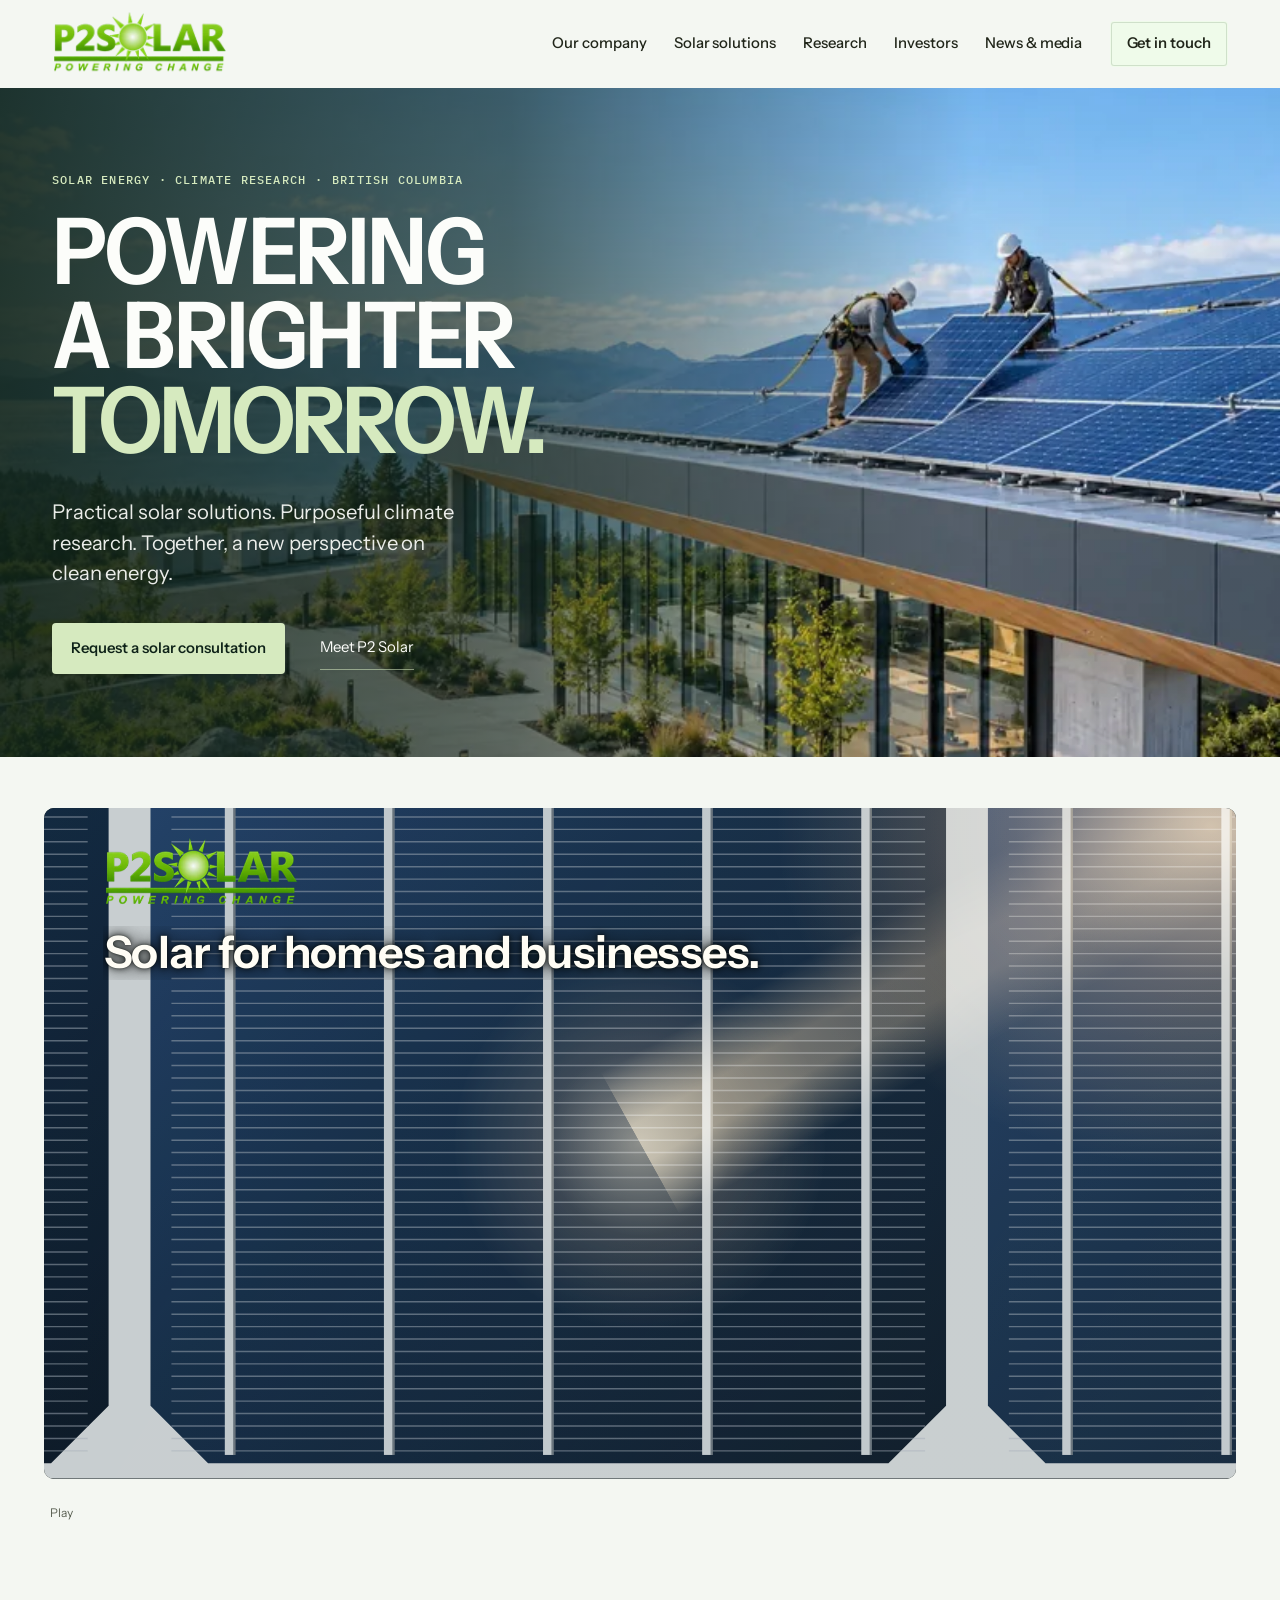
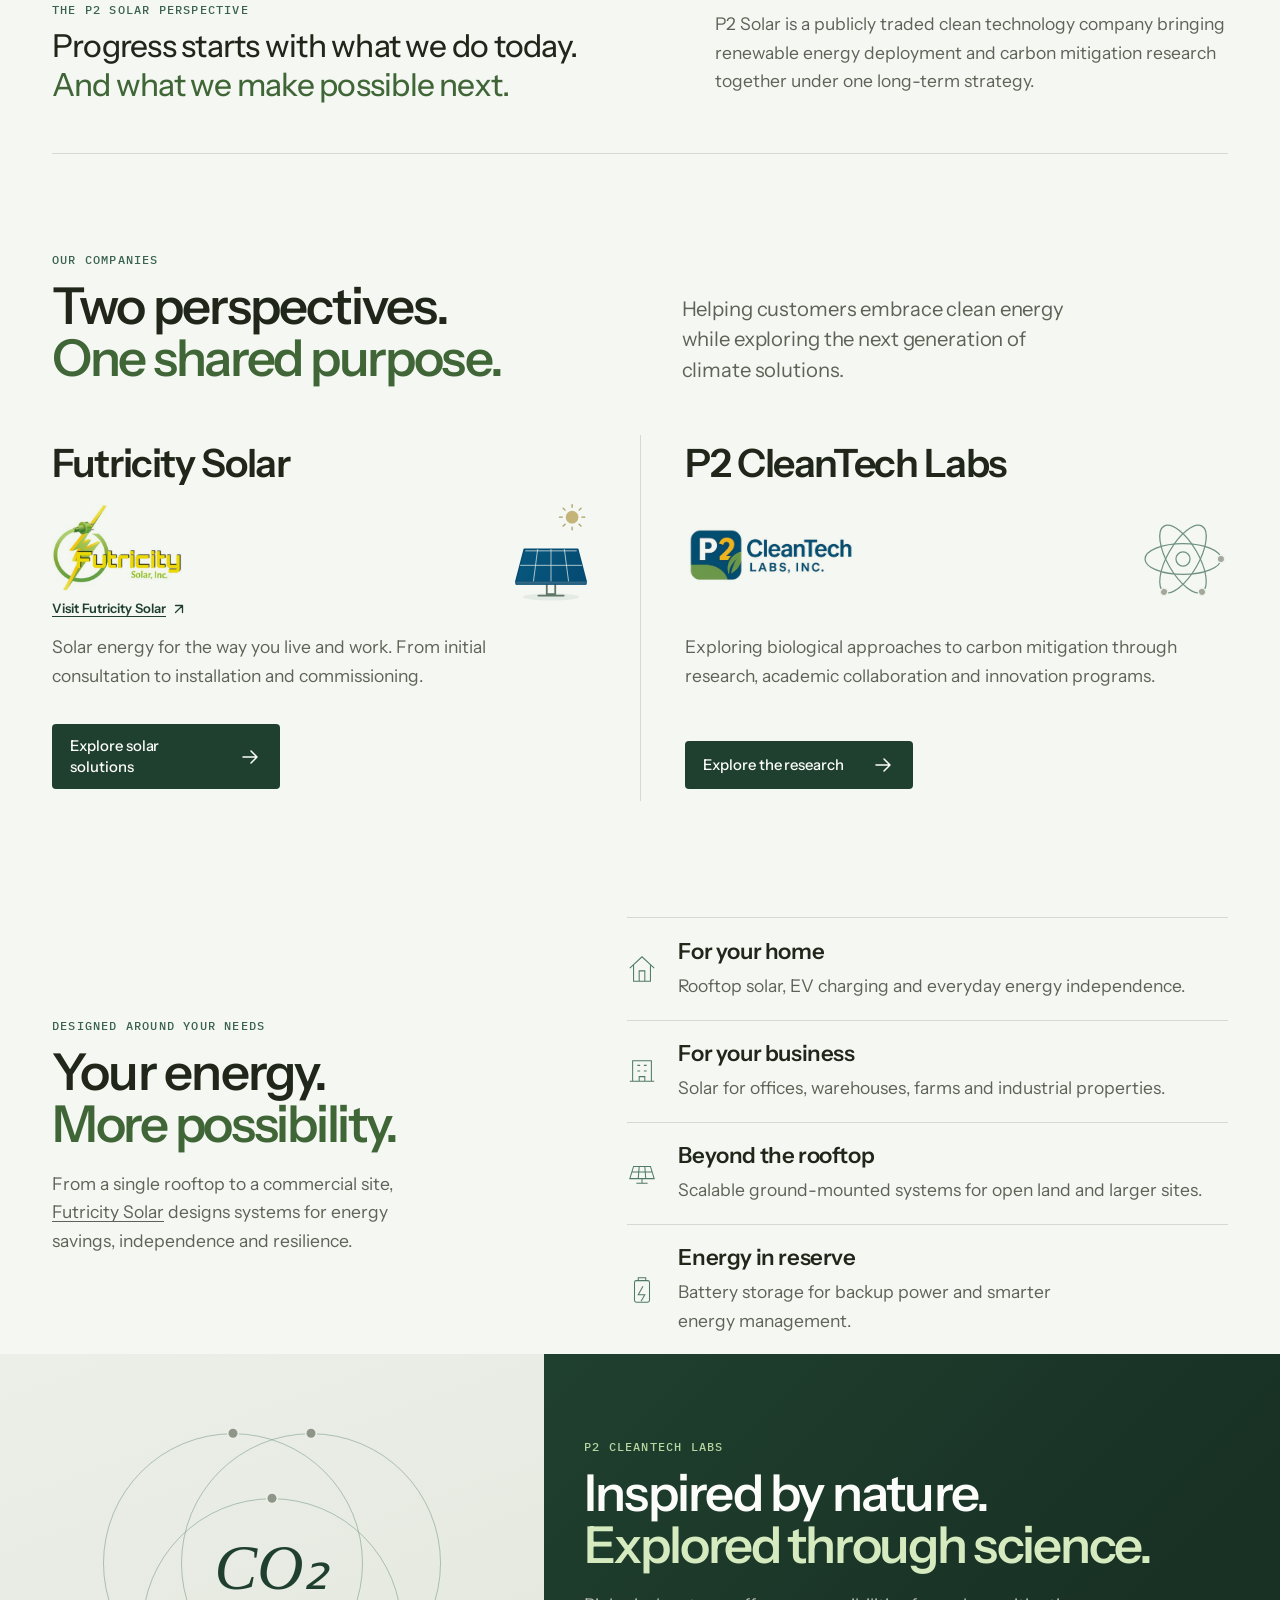
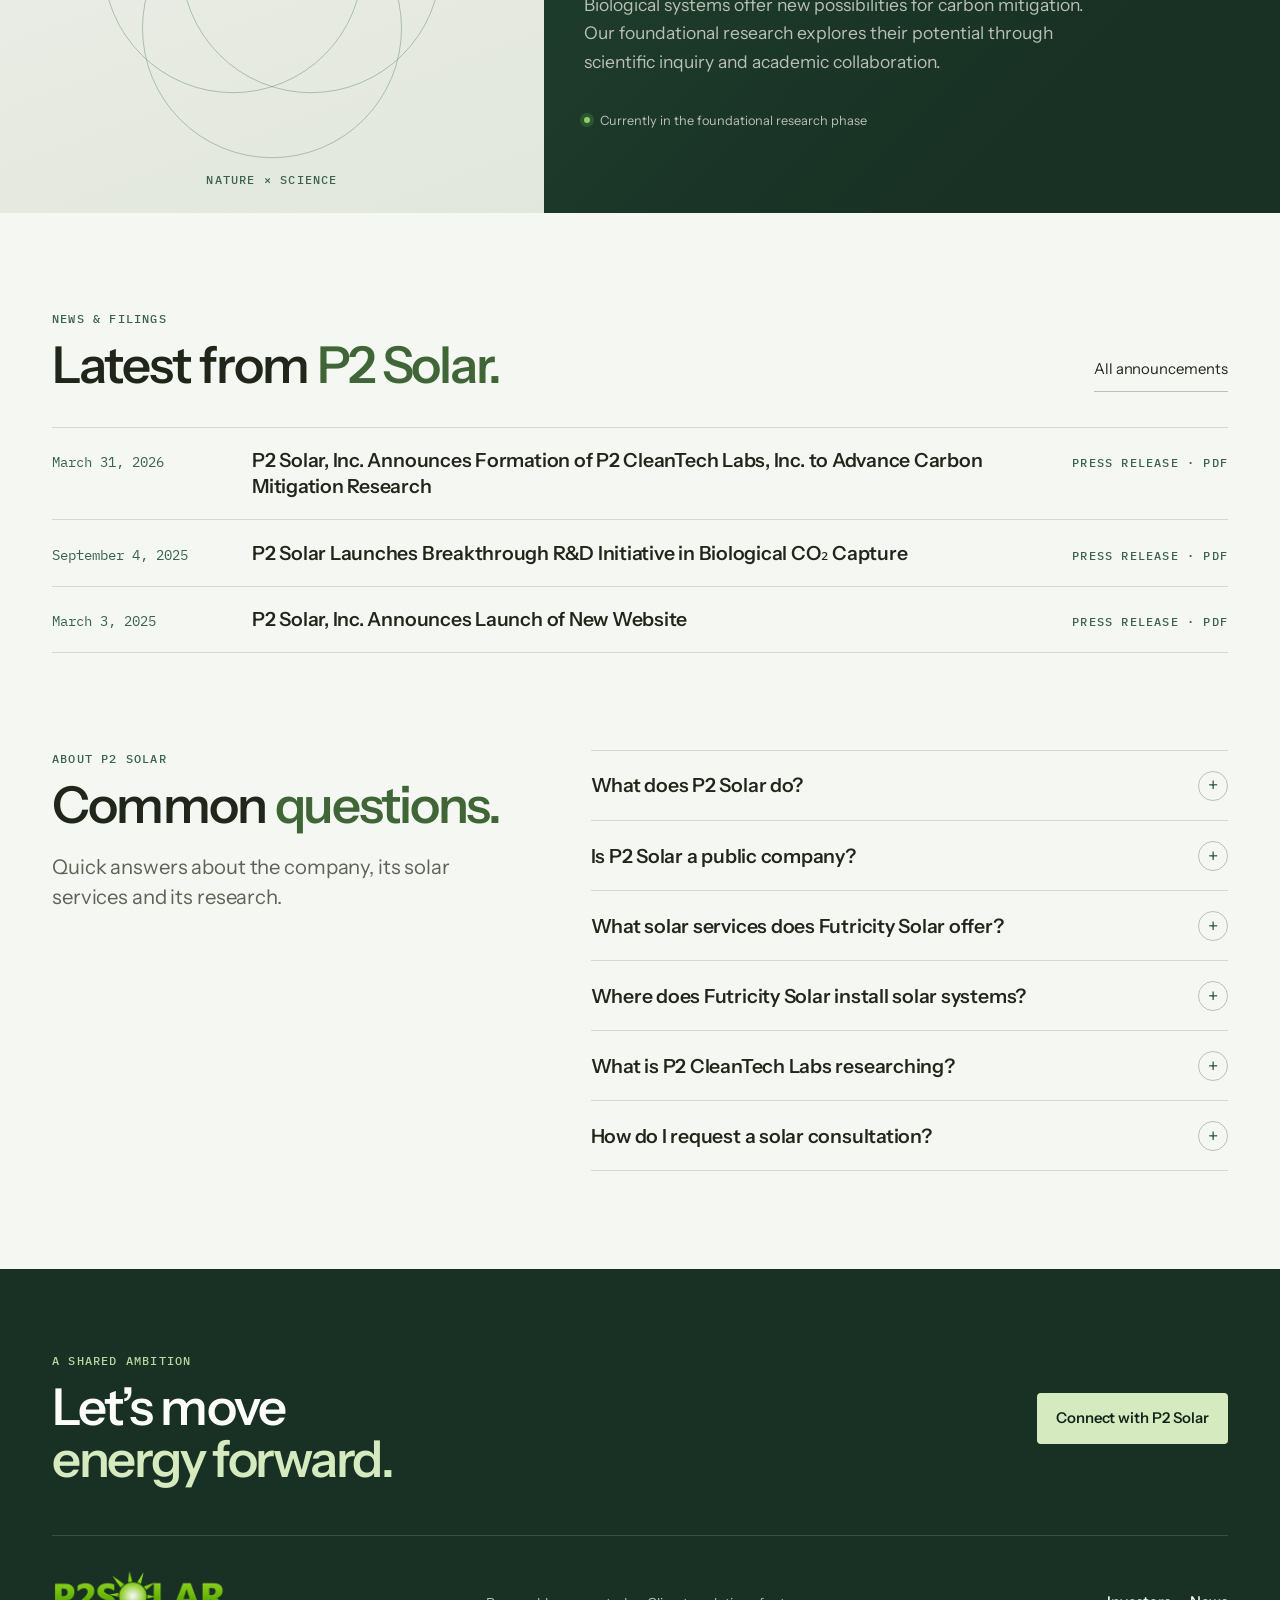
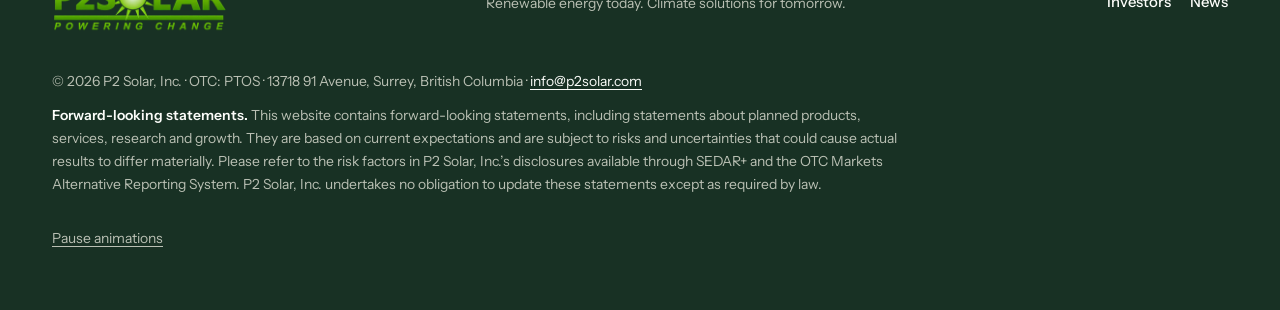
<file: index.html>
<!doctype html>
<html lang="en-CA">
<head>
  <meta charset="UTF-8" />
  <meta name="viewport" content="width=device-width, initial-scale=1.0" />
  <meta http-equiv="Content-Security-Policy" content="default-src 'none'; script-src 'self'; style-src 'self'; img-src 'self'; font-src 'self'; manifest-src 'self'; base-uri 'none'; form-action 'none'; object-src 'none'; upgrade-insecure-requests" />
  <meta name="referrer" content="strict-origin-when-cross-origin" />
  <title>P2 Solar | Solar Installation and Climate Research in BC</title>
  <meta name="description" content="P2 Solar, Inc. (OTC: PTOS) installs home and commercial solar in British Columbia through Futricity Solar and researches carbon capture at P2 CleanTech Labs." />
  <meta name="robots" content="index, follow, max-image-preview:large, max-snippet:-1" />
  <link rel="canonical" href="https://www.p2solar.com/" />
  <meta name="theme-color" content="#183124" />
  <meta property="og:type" content="website" />
  <meta property="og:site_name" content="P2 Solar" />
  <meta property="og:locale" content="en_CA" />
  <meta property="og:title" content="P2 Solar | Solar Installation and Climate Research in BC" />
  <meta property="og:description" content="P2 Solar, Inc. (OTC: PTOS) installs home and commercial solar in British Columbia through Futricity Solar and researches carbon capture at P2 CleanTech Labs." />
  <meta property="og:url" content="https://www.p2solar.com/" />
  <meta property="og:image" content="https://www.p2solar.com/p2-solar-hero-v2.jpg" />
  <meta property="og:image:width" content="1600" />
  <meta property="og:image:height" content="1000" />
  <meta property="og:image:alt" content="Two installers positioning solar panels on a rooftop overlooking a green landscape." />
  <meta name="twitter:card" content="summary_large_image" />
  <meta name="twitter:title" content="P2 Solar | Solar Installation and Climate Research in BC" />
  <meta name="twitter:description" content="P2 Solar, Inc. (OTC: PTOS) installs home and commercial solar in British Columbia through Futricity Solar and researches carbon capture at P2 CleanTech Labs." />
  <meta name="twitter:image" content="https://www.p2solar.com/p2-solar-hero-v2.jpg" />
  <link rel="icon" href="favicon.ico" sizes="48x48" />
  <link rel="icon" href="favicon-32.png" type="image/png" sizes="32x32" />
  <link rel="icon" href="images/icon-192.png" type="image/png" sizes="192x192" />
  <link rel="apple-touch-icon" href="apple-touch-icon.png" />
  <link rel="alternate" type="text/plain" href="llms.txt" title="LLM-readable site summary" />
  <link rel="preload" as="image" type="image/webp" href="images/hero-1600.webp" imagesrcset="images/hero-800.webp 800w, images/hero-1600.webp 1600w" imagesizes="(max-width: 700px) 100vw, 56vw" fetchpriority="high" />
  <link rel="preload" href="fonts/instrument-sans.woff2" as="font" type="font/woff2" crossorigin />
  <link rel="stylesheet" href="site.css?v=20261017-buttons" />
  <script type="application/ld+json">{"@context":"https://schema.org","@graph":[{"@type":"Corporation","@id":"https://www.p2solar.com/#organization","name":"P2 Solar","legalName":"P2 Solar, Inc.","url":"https://www.p2solar.com/","logo":{"@type":"ImageObject","url":"https://www.p2solar.com/p2-solar-transparent.png","width":600,"height":224},"image":"https://www.p2solar.com/p2-solar-hero-v2.jpg","description":"Publicly traded clean technology company in Surrey, British Columbia, installing residential and commercial solar through Futricity Solar and researching biological carbon mitigation through P2 CleanTech Labs.","tickerSymbol":"OTC PTOS","email":"info@p2solar.com","telephone":"+1-778-321-0047","address":{"@type":"PostalAddress","streetAddress":"13718 91 Avenue","addressLocality":"Surrey","addressRegion":"BC","postalCode":"V3V 7X1","addressCountry":"CA"},"areaServed":{"@type":"AdministrativeArea","name":"British Columbia"},"contactPoint":[{"@type":"ContactPoint","contactType":"customer service","email":"info@p2solar.com","areaServed":"CA","availableLanguage":"en"},{"@type":"ContactPoint","contactType":"investor relations","email":"info@p2solar.com","telephone":"+1-778-321-0047","availableLanguage":"en"}],"subOrganization":[{"@id":"https://www.p2solar.com/solutions/#futricity-solar"},{"@id":"https://www.p2solar.com/research/#p2-cleantech-labs"}],"sameAs":["https://www.otcmarkets.com/stock/PTOS/overview"]},{"@type":"WebSite","@id":"https://www.p2solar.com/#website","url":"https://www.p2solar.com/","name":"P2 Solar","publisher":{"@id":"https://www.p2solar.com/#organization"},"inLanguage":"en-CA"},{"@type":"WebPage","@id":"https://www.p2solar.com/#webpage","url":"https://www.p2solar.com/","name":"P2 Solar | Solar Installation and Climate Research in BC","description":"P2 Solar, Inc. (OTC: PTOS) installs home and commercial solar in British Columbia through Futricity Solar and researches carbon capture at P2 CleanTech Labs.","isPartOf":{"@id":"https://www.p2solar.com/#website"},"about":{"@id":"https://www.p2solar.com/#organization"},"inLanguage":"en-CA","dateModified":"2026-10-15","primaryImageOfPage":{"@type":"ImageObject","url":"https://www.p2solar.com/p2-solar-hero-v2.jpg"}},{"@type":"Organization","@id":"https://www.p2solar.com/solutions/#futricity-solar","name":"Futricity Solar","legalName":"Futricity Solar, Inc.","url":"https://www.p2solar.com/solutions/","logo":"https://www.p2solar.com/futricity.jpg","parentOrganization":{"@id":"https://www.p2solar.com/#organization"},"description":"Renewable energy company delivering residential, commercial, rooftop and ground-mounted solar projects.","areaServed":{"@type":"AdministrativeArea","name":"British Columbia"}},{"@type":"Organization","@id":"https://www.p2solar.com/research/#p2-cleantech-labs","name":"P2 CleanTech Labs","legalName":"P2 CleanTech Labs Inc.","url":"https://www.p2solar.com/research/","logo":"https://www.p2solar.com/p2-cleantech.jpg","parentOrganization":{"@id":"https://www.p2solar.com/#organization"},"description":"Research division of P2 Solar evaluating biological approaches to carbon mitigation.","knowsAbout":["Biological carbon capture","Microbial carbon utilization","Environmental biotechnology","Synthetic biology"]},{"@type":"FAQPage","@id":"https://www.p2solar.com/#faq","mainEntity":[{"@type":"Question","name":"What does P2 Solar do?","acceptedAnswer":{"@type":"Answer","text":"P2 Solar, Inc. is a publicly traded clean technology company headquartered in Surrey, British Columbia. It designs and installs residential and commercial solar energy systems through its subsidiary Futricity Solar, and explores biological approaches to carbon mitigation through P2 CleanTech Labs."}},{"@type":"Question","name":"Is P2 Solar a public company?","acceptedAnswer":{"@type":"Answer","text":"Yes. P2 Solar, Inc. is quoted on the OTC Markets under the symbol PTOS. It is incorporated in Delaware. For company filings, see SEDAR+ (Canada) and the OTC Markets Alternative Reporting System (USA). See the investor page for filings."}},{"@type":"Question","name":"What solar services does Futricity Solar offer?","acceptedAnswer":{"@type":"Answer","text":"Futricity Solar handles rooftop solar for homes and businesses, ground-mounted systems, battery energy storage and EV charger integration, along with Self-Generation Service support and system monitoring. It manages each project from the first consultation through installation and commissioning."}},{"@type":"Question","name":"Where does Futricity Solar install solar systems?","acceptedAnswer":{"@type":"Answer","text":"Futricity Solar is based in British Columbia, where P2 Solar is focusing on building its solar installation business."}},{"@type":"Question","name":"What is P2 CleanTech Labs researching?","acceptedAnswer":{"@type":"Answer","text":"P2 CleanTech Labs is in the foundational research phase, evaluating biological approaches to carbon mitigation, including biological carbon capture and microbial carbon utilization, with a Canadian university laboratory."}},{"@type":"Question","name":"How do I request a solar consultation?","acceptedAnswer":{"@type":"Answer","text":"Email info@p2solar.com with your property address, the type of property and a recent electricity bill if you have one, and Futricity Solar will follow up."}}]}]}</script>
</head>
<body>
  <a class="skip-link" href="#main">Skip to content</a>
  <header class="site-header">
    <a class="brand" href="./" aria-label="P2 Solar home"><picture><source type="image/webp" srcset="images/logo.webp" /><img class="corporate-logo" src="images/logo.png" width="360" height="134" alt="P2 Solar, Powering Change" decoding="async" /></picture></a>
    <button class="menu-toggle" type="button" aria-expanded="false" aria-controls="main-nav">Menu <span aria-hidden="true">☰</span></button>
    <nav id="main-nav" aria-label="Primary navigation">
      <a href="about/">Our company</a><a href="solutions/">Solar solutions</a><a href="research/">Research</a><a href="investors/">Investors</a><a href="news/">News &amp; media</a><a class="nav-contact" href="contact/">Get in touch <span aria-hidden="true">↗</span></a>
    </nav>
  </header>
  <main id="main" tabindex="-1">

    <section class="hero" aria-labelledby="hero-title">
      <div class="hero-copy">
        <p class="eyebrow hero-label"><span>Solar energy · Climate research</span><span class="label-sep" aria-hidden="true"> · </span><span>British Columbia</span></p>
        <h1 id="hero-title">Powering<br />a brighter<br /><em>tomorrow.</em></h1>
        <p class="hero-note">Practical solar solutions. Purposeful climate research. Together, a new perspective on clean energy.</p>
        <div class="hero-actions"><a class="button button-dark" href="contact/">Request a solar consultation <span aria-hidden="true">↗</span></a><a class="text-link" href="about/">Meet P2 Solar <span aria-hidden="true">→</span></a></div>
      </div>
      <figure class="hero-image"><picture><source type="image/webp" srcset="images/hero-800.webp 800w, images/hero-1600.webp 1600w" sizes="(max-width: 700px) 100vw, 56vw" /><img src="p2-solar-hero-v2.jpg" width="1600" height="1000" alt="Two installers positioning solar panels on a rooftop overlooking a green landscape" fetchpriority="high" decoding="async" /></picture></figure>
    </section>
    <section class="p2f" id="p2f" aria-labelledby="p2f-heading" data-p2f-gsap="vendor/gsap.min.js?v=20261015-film" data-p2f-film="p2-film.js?v=20261017-buttons">
      <h2 class="p2f-vh" id="p2f-heading">P2 Solar at a glance</h2>
      <p class="p2f-vh">A 16-second animation, without sound: sunlight reaches a solar cell, the view pulls back to a home and a business with rooftop solar, energy charges battery storage and lights the windows at dusk, then the company card below appears.</p>
      <div class="p2f-stage">
        <div class="p2f-film">
          <div class="p2f-sky-night" aria-hidden="true"></div>
          <div class="p2f-sky-day" aria-hidden="true"><div class="p2f-sun"></div></div>
          <div class="p2f-sky-dusk" aria-hidden="true"></div>
          <svg id="p2f-world" class="p2f-world" xmlns="http://www.w3.org/2000/svg" viewBox="1800 0 1920 1080" preserveAspectRatio="xMidYMid slice" aria-hidden="true" focusable="false">
          <defs>
          <linearGradient id="p2f-cellGrad" x1="0" y1="0" x2="1" y2="1">
          <stop offset="0" stop-color="#2a4c7c"/><stop offset=".45" stop-color="#16304f"/><stop offset="1" stop-color="#0b1828"/>
          </linearGradient>
          <linearGradient id="p2f-frameGrad" x1="0" y1="0" x2="0" y2="1">
          <stop offset="0" stop-color="#eef1f3"/><stop offset="1" stop-color="#a9b2b9"/>
          </linearGradient>
          <linearGradient id="p2f-glassGrad" x1="0" y1="0" x2="1" y2="1">
          <stop offset="0" stop-color="#ffffff" stop-opacity=".16"/><stop offset=".34" stop-color="#ffffff" stop-opacity="0"/>
          <stop offset=".58" stop-color="#ffffff" stop-opacity=".06"/><stop offset="1" stop-color="#ffffff" stop-opacity="0"/>
          </linearGradient>
          <linearGradient id="p2f-lawnGrad" x1="0" y1="0" x2="0" y2="1">
          <stop offset="0" stop-color="#6b9659"/><stop offset="1" stop-color="#4c7543"/>
          </linearGradient>
          <radialGradient id="p2f-warmGlow">
          <stop offset="0" stop-color="#ffd07a" stop-opacity=".8"/><stop offset="1" stop-color="#ffd07a" stop-opacity="0"/>
          </radialGradient>
          <radialGradient id="p2f-shadowGrad">
          <stop offset="0" stop-color="#1d3324" stop-opacity=".45"/><stop offset="1" stop-color="#1d3324" stop-opacity="0"/>
          </radialGradient>
          </defs>
          <path fill="#b3c6a2" d="M-300 790 C 150 700 480 770 820 724 S 1420 690 1720 742 S 2420 700 2820 734 S 3520 690 4000 744 V 1300 H -300 Z"/>
          <path fill="#87a874" d="M-300 858 C 280 800 690 852 1010 822 S 1610 800 2010 842 S 2910 800 3310 832 S 3810 818 4000 842 V 1300 H -300 Z"/>
          <rect x="-300" y="884" width="4300" height="420" fill="url(#p2f-lawnGrad)"/>
          <g id="p2f-trees">
          <rect x="186" y="790" width="10" height="100" fill="#4a3a2c"/><circle cx="191" cy="776" r="70" fill="#3f6b45"/><circle cx="214" cy="748" r="40" fill="#4c7a50"/>
          <rect x="128" y="824" width="8" height="64" fill="#4a3a2c"/><circle cx="132" cy="816" r="46" fill="#355d3c"/>
          <rect x="1040" y="770" width="9" height="116" fill="#4a3a2c"/><circle cx="1044" cy="760" r="54" fill="#3b6442"/><circle cx="1062" cy="736" r="30" fill="#4b7a4f"/>
          <rect x="1816" y="786" width="10" height="100" fill="#4a3a2c"/><circle cx="1821" cy="772" r="66" fill="#3f6b45"/>
          <rect x="1886" y="822" width="8" height="64" fill="#4a3a2c"/><circle cx="1890" cy="814" r="44" fill="#355d3c"/>
          <rect x="2046" y="812" width="8" height="74" fill="#4a3a2c"/><circle cx="2050" cy="802" r="50" fill="#3b6442"/>
          <rect x="2256" y="790" width="10" height="96" fill="#4a3a2c"/><circle cx="2261" cy="776" r="66" fill="#3f6b45"/><circle cx="2284" cy="750" r="36" fill="#4c7a50"/>
          <rect x="3476" y="800" width="10" height="86" fill="#4a3a2c"/><circle cx="3481" cy="790" r="60" fill="#3b6442"/>
          <rect x="3596" y="828" width="8" height="58" fill="#4a3a2c"/><circle cx="3600" cy="820" r="40" fill="#355d3c"/>
          <rect x="3756" y="792" width="10" height="94" fill="#4a3a2c"/><circle cx="3761" cy="778" r="70" fill="#3f6b45"/>
          </g>
          <g id="p2f-home">
          <ellipse cx="590" cy="902" rx="380" ry="22" fill="url(#p2f-shadowGrad)"/>
          <rect x="640" y="404" width="36" height="80" fill="#8a5b45"/><rect x="633" y="397" width="50" height="11" fill="#6a4433"/>
          <polygon points="740,640 860,590 860,850 740,900" fill="#d0c3a6"/>
          <polygon points="744,638 820,478 858,592" fill="#d9ccb0"/>
          <rect x="300" y="640" width="440" height="260" fill="#efe6d2"/>
          <rect x="300" y="646" width="440" height="18" fill="#000" opacity=".1"/>
          <rect x="300" y="886" width="440" height="14" fill="#c9bda3"/>
          <rect x="345" y="700" width="120" height="100" fill="#2f443c"/><rect x="345" y="700" width="120" height="100" fill="none" stroke="#f7f1e3" stroke-width="6"/>
          <path d="M405 700V800M345 750H465" stroke="#f7f1e3" stroke-width="4"/>
          <rect x="505" y="700" width="120" height="100" fill="#2f443c"/><rect x="505" y="700" width="120" height="100" fill="none" stroke="#f7f1e3" stroke-width="6"/>
          <path d="M565 700V800M505 750H625" stroke="#f7f1e3" stroke-width="4"/>
          <rect x="650" y="766" width="64" height="120" fill="#2c4a3b"/><circle cx="703" cy="830" r="3.5" fill="#d9b35c"/>
          <rect x="726" y="642" width="5" height="244" fill="#bfb49b"/>
          <polygon points="276,640 764,640 824,465 336,465" fill="#323e39"/>
          <polyline points="764,640 824,465 884,590" fill="none" stroke="#252e2a" stroke-width="7" stroke-linejoin="round"/>
          <rect x="270" y="636" width="498" height="9" fill="#222b27"/>
          <g id="p2f-homeRoof" transform="matrix(1 0 -0.3 0.875 336 465)"></g>
          <g id="p2f-heroPanel"></g>
          </g>
          <g id="p2f-biz">
          <ellipse cx="1400" cy="902" rx="380" ry="22" fill="url(#p2f-shadowGrad)"/>
          <polygon points="1620,600 1700,567 1700,867 1620,900" fill="#c1c8b6"/>
          <polygon points="1640,600 1680,490 1702,566" fill="#b5bcaa"/>
          <rect x="1100" y="600" width="520" height="300" fill="#e2e5d8"/>
          <rect x="1100" y="606" width="520" height="16" fill="#000" opacity=".1"/>
          <rect x="1100" y="886" width="520" height="14" fill="#c4c9b8"/>
          <path d="M1130 636H1590M1130 646H1590" stroke="#c8cebd" stroke-width="3"/>
          <rect x="1122" y="656" width="476" height="20" fill="#1f3a2e"/>
          <rect x="1140" y="684" width="440" height="168" fill="#2b4a40"/>
          <path d="M1228 684V852M1316 684V852M1404 684V852M1492 684V852M1140 760H1580" stroke="#e2e5d8" stroke-width="6"/>
          <rect x="1104" y="602" width="5" height="284" fill="#b9bfae"/>
          <polygon points="1080,600 1640,600 1680,490 1120,490" fill="#323e39"/>
          <polyline points="1640,600 1680,490" fill="none" stroke="#252e2a" stroke-width="6"/>
          <rect x="1074" y="596" width="572" height="9" fill="#222b27"/>
          <g id="p2f-bizRoof" transform="matrix(1 0 -0.2857 0.7857 1120 490)"></g>
          </g>
          <g id="p2f-battery">
          <ellipse cx="958" cy="902" rx="78" ry="9" fill="url(#p2f-shadowGrad)"/>
          <polygon points="990,746 1010,738 1010,892 990,900" fill="#cdc8b6"/>
          <polygon points="905,740 925,732 1010,738 990,746" fill="#fbf9f2"/>
          <rect x="905" y="740" width="85" height="160" rx="6" fill="#f1eee4"/>
          <rect x="921" y="762" width="53" height="102" rx="6" fill="#20332b"/>
          <rect x="929" y="770" width="37" height="18" rx="2" fill="#30463c"/>
          <rect x="929" y="792" width="37" height="18" rx="2" fill="#30463c"/>
          <rect x="929" y="814" width="37" height="18" rx="2" fill="#30463c"/>
          <rect x="929" y="836" width="37" height="18" rx="2" fill="#30463c"/>
          <path d="M923 876H972M923 882H972M923 888H972" stroke="#d6d1c0" stroke-width="2"/>
          </g>
          <rect id="p2f-duskTint" class="p2f-dusktint" x="-400" y="-400" width="4600" height="1900" fill="#16243a"/>
          <g id="p2f-lights">
          <ellipse id="p2f-haloHome" class="p2f-lit" cx="485" cy="760" rx="270" ry="130" fill="url(#p2f-warmGlow)"/>
          <rect id="p2f-winHome1" class="p2f-lit" x="348" y="703" width="114" height="94" fill="#f6c46a"/>
          <rect id="p2f-winHome2" class="p2f-lit" x="508" y="703" width="114" height="94" fill="#f6c46a"/>
          <path class="p2f-lit p2f-winmun" d="M405 703V797M348 750H462M565 703V797M508 750H622" stroke="#c98a3b" stroke-width="4"/>
          <ellipse id="p2f-haloBiz" class="p2f-lit" cx="1360" cy="880" rx="360" ry="70" fill="url(#p2f-warmGlow)"/>
          <rect id="p2f-winBiz" class="p2f-lit" x="1143" y="687" width="434" height="162" fill="#f6c46a"/>
          <path class="p2f-lit p2f-bizmun" d="M1228 687V849M1316 687V849M1404 687V849M1492 687V849M1143 760H1577" stroke="#c98a3b" stroke-width="5"/>
          <rect id="p2f-seg1" class="p2f-lit" x="929" y="836" width="37" height="18" rx="2" fill="#9bdc5a"/>
          <rect id="p2f-seg2" class="p2f-lit" x="929" y="814" width="37" height="18" rx="2" fill="#9bdc5a"/>
          <rect id="p2f-seg3" class="p2f-lit" x="929" y="792" width="37" height="18" rx="2" fill="#9bdc5a"/>
          <rect id="p2f-seg4" class="p2f-lit" x="929" y="770" width="37" height="18" rx="2" fill="#9bdc5a"/>
          <path id="p2f-t1g" class="p2f-tr" pathLength="1" stroke-dasharray="1 1" stroke-dashoffset="1" stroke="#f0a93b" stroke-width="14" stroke-opacity=".28" d="M728 642 V872 Q728 880 736 880 H905"/>
          <path id="p2f-t1"  class="p2f-tr" pathLength="1" stroke-dasharray="1 1" stroke-dashoffset="1" stroke="#f7b84e" stroke-width="5" d="M728 642 V872 Q728 880 736 880 H905"/>
          <path id="p2f-t2g" class="p2f-tr" pathLength="1" stroke-dasharray="1 1" stroke-dashoffset="1" stroke="#f0a93b" stroke-width="14" stroke-opacity=".28" d="M1106 604 V872 Q1106 880 1098 880 H990"/>
          <path id="p2f-t2"  class="p2f-tr" pathLength="1" stroke-dasharray="1 1" stroke-dashoffset="1" stroke="#f7b84e" stroke-width="5" d="M1106 604 V872 Q1106 880 1098 880 H990"/>
          <path id="p2f-p1" class="p2f-pulse" pathLength="1" stroke-dasharray="0.08 1.3" stroke-dashoffset="0.08" stroke="#fff1cf" stroke-width="7" d="M728 642 V872 Q728 880 736 880 H905"/>
          <path id="p2f-p2" class="p2f-pulse" pathLength="1" stroke-dasharray="0.08 1.3" stroke-dashoffset="0.08" stroke="#fff1cf" stroke-width="7" d="M1106 604 V872 Q1106 880 1098 880 H990"/>
          <path id="p2f-t3g" class="p2f-tr" pathLength="1" stroke-dasharray="1 1" stroke-dashoffset="1" stroke="#9bdc5a" stroke-width="14" stroke-opacity=".3" d="M905 894 H420 Q405 894 405 879 V804"/>
          <path id="p2f-t3"  class="p2f-tr" pathLength="1" stroke-dasharray="1 1" stroke-dashoffset="1" stroke="#b4ec74" stroke-width="5" d="M905 894 H420 Q405 894 405 879 V804"/>
          <path id="p2f-t4g" class="p2f-tr" pathLength="1" stroke-dasharray="1 1" stroke-dashoffset="1" stroke="#9bdc5a" stroke-width="14" stroke-opacity=".3" d="M990 894 H1300 Q1315 894 1315 879 V856"/>
          <path id="p2f-t4"  class="p2f-tr" pathLength="1" stroke-dasharray="1 1" stroke-dashoffset="1" stroke="#b4ec74" stroke-width="5" d="M990 894 H1300 Q1315 894 1315 879 V856"/>
          <path id="p2f-p3" class="p2f-pulse" pathLength="1" stroke-dasharray="0.08 1.3" stroke-dashoffset="0.08" stroke="#efffd9" stroke-width="7" d="M905 894 H420 Q405 894 405 879 V804"/>
          <path id="p2f-p4" class="p2f-pulse" pathLength="1" stroke-dasharray="0.08 1.3" stroke-dashoffset="0.08" stroke="#efffd9" stroke-width="7" d="M990 894 H1300 Q1315 894 1315 879 V856"/>
          <path id="p2f-wtg" class="p2f-tr" pathLength="1" stroke-dasharray="1 1" stroke-dashoffset="1" stroke="#9bdc5a" stroke-width="16" stroke-opacity=".3"
          d="M998 900 V922 Q998 930 1006 930 H2124 Q2140 930 2140 914 V166 Q2140 150 2156 150 H3364 Q3380 150 3380 166 V884 Q3380 900 3364 900 H2156 Q2140 900 2140 884"/>
          <path id="p2f-wt" class="p2f-tr" pathLength="1" stroke-dasharray="1 1" stroke-dashoffset="1" stroke="#b4ec74" stroke-width="4"
          d="M998 900 V922 Q998 930 1006 930 H2124 Q2140 930 2140 914 V166 Q2140 150 2156 150 H3364 Q3380 150 3380 166 V884 Q3380 900 3364 900 H2156 Q2140 900 2140 884"/>
          </g>
          </svg>
          <div class="p2f-cell-dark" aria-hidden="true"></div>
          <div class="p2f-bloom" aria-hidden="true"></div>
          <div class="p2f-beamrot" aria-hidden="true"><div class="p2f-beam"></div></div>
          <div class="p2f-strike" aria-hidden="true"></div>
          <div class="p2f-sheenrot" aria-hidden="true"><div class="p2f-sheen"></div></div>
          <div class="p2f-vignette" aria-hidden="true"></div>
          <div class="p2f-dim" aria-hidden="true"></div>
          <div class="p2f-inlay">
            <div class="p2f-cardwrap">
            <article class="p2f-card p2f-card--film" aria-labelledby="p2f-card-title-film">
              <div class="p2f-card-brand">
                <picture data-p2f-step="logo"><source type="image/webp" srcset="images/logo.webp" /><img class="p2f-card-logo" src="images/logo.png" width="360" height="134" alt="P2 Solar, Powering Change" loading="lazy" decoding="async" /></picture>
                <p class="p2f-card-url" data-p2f-step="url">p2solar.com</p>
                <p class="p2f-card-actions" data-p2f-step="cta"><a class="p2f-card-cta" href="contact/">Request a solar consultation <svg class="p2f-arrow" viewBox="0 0 16 16" aria-hidden="true" focusable="false"><path d="M5 3h8v8M13 3 3 13"/></svg></a><a class="p2f-card-link" href="investors/">Investor information <svg class="p2f-arrow p2f-arrow--right" viewBox="0 0 16 16" aria-hidden="true" focusable="false"><path d="M2 8h12M9 3l5 5-5 5"/></svg></a></p>
              </div>
              <div class="p2f-card-body">
                <h3 class="p2f-card-title" id="p2f-card-title-film" data-p2f-step="title">Company at a glance</h3>
                <dl class="p2f-facts">
                  <div class="p2f-fact p2f-fact--symbol" data-p2f-step="symbol"><dt>Symbol</dt><dd>OTC: PTOS</dd></div>
                  <div class="p2f-fact p2f-fact--col" data-p2f-step="facts"><dt>Incorporated</dt><dd>State of Delaware</dd></div>
                  <div class="p2f-fact p2f-fact--col" data-p2f-step="facts"><dt>Head office</dt><dd>Surrey, British Columbia</dd></div>
                  <div class="p2f-fact p2f-fact--col" data-p2f-step="facts"><dt>Fiscal year end</dt><dd>March 31</dd></div>
                  <div class="p2f-fact p2f-fact--rep" data-p2f-step="rep"><dt>Reporting</dt><dd><span>SEDAR+ (Canada);</span> <span>OTC Markets Alternative Reporting System (USA)</span></dd></div>
                </dl>
              </div>
            </article>
              
            </div>
          </div>
          <div class="p2f-hud" aria-hidden="true">
            <picture class="p2f-brand"><source type="image/webp" srcset="images/logo.webp" /><img src="images/logo.png" width="360" height="134" alt="" decoding="async" /></picture>
            <div class="p2f-hl p2f-hl--1"><div class="p2f-hli p2f-hli--1">Solar for homes and businesses.</div></div>
            <div class="p2f-hl p2f-hl--2"><div class="p2f-hli p2f-hli--2">From sunlight to your roof.</div></div>
            <div class="p2f-hl p2f-hl--3"><div class="p2f-hli p2f-hli--3">Paired with battery storage.</div></div>
          </div>
        </div>
      </div>
      <div class="p2f-controls" role="group" aria-label="Animation controls" hidden>
        <button class="p2f-btn p2f-toggle" type="button">Play</button>
        <p class="p2f-status" role="status"></p>
      </div>
      
      <noscript><link rel="stylesheet" href="p2-film-nojs.css?v=20261016-inlay" /></noscript>
      <script src="p2-film-boot.js?v=20261016-compact" defer></script>
    </section>
    <section class="intro" aria-labelledby="intro-title">
      <p class="eyebrow" id="intro-title">The P2 Solar perspective</p>
      <p class="intro-statement"><span class="intro-first-line">Progress starts with what we do today.</span><span>And what we make possible next.</span></p>
      <p class="intro-description">P2 Solar is a publicly traded clean technology company bringing renewable energy deployment and carbon mitigation research together under one long-term strategy.</p>
    </section>
    <section class="businesses section-wrap" aria-labelledby="business-title">
      <div class="section-heading"><div><p class="eyebrow">Our companies</p><h2 id="business-title">Two perspectives.<br /><em>One shared purpose.</em></h2></div><p>Helping customers embrace clean energy while exploring the next generation of climate solutions.</p></div>
      <div class="business-grid">
        <article class="business solar-business">
          <div class="business-top"><span class="business-label">Energy in action</span><svg class="business-icon solar-tracker solar-array" viewBox="0 0 64 64" fill="none" aria-hidden="true">
            <defs><linearGradient id="solar-cell-tone" x1="14" y1="26" x2="48" y2="48" gradientUnits="userSpaceOnUse"><stop stop-color="#08577d"/><stop offset="1" stop-color="#044c74"/></linearGradient></defs>
            <ellipse cx="32" cy="59" rx="20" ry="2.5" fill="#49675e" opacity=".09" stroke="none"/>
            <g class="solar-sun" transform="translate(0 -9.75)"><circle cx="47" cy="12" r="4.5" fill="#c4b47a" stroke="none"/><path d="M47 3v2m0 14v2M38 12h2m14 0h2M40.6 5.6 42 7m10 10 1.4 1.4M40.6 18.4 42 17M52 7l1.4-1.4" stroke="#aa9a62" stroke-linecap="round"/></g>
            <path d="M29 47v10h6V47M23 58h18" stroke="#607768" stroke-width="1.3" stroke-linecap="round"/>
            <g class="tracker-panel">
              <path d="M13 25h38l6 23H7l6-23Z" fill="url(#solar-cell-tone)" stroke="#044c74" stroke-width="1.1" stroke-linejoin="round"/>
              <path d="m22.5 25-3 23M32 25v23m9.5-23 3 23M10 36.5h44" stroke="#dbe6dc" stroke-width=".65" opacity=".85"/>
              <path d="M13.7 26.2h36.6" stroke="#f5f4ee" stroke-width=".7" opacity=".7"/>
              <path d="M7 48v2h50v-2" fill="#326783" stroke="#044c74" stroke-width=".7" stroke-linejoin="round"/>
            </g>
          </svg></div>
          <h3>Futricity Solar</h3>
          <a href="https://futricitysolar.com" aria-label="Visit Futricity Solar website" class="division-logo-wrap brand-site-link"><img class="division-logo futricity-logo" src="futricity.jpg" width="382" height="263" alt="Futricity Solar Inc." loading="lazy" /><span class="brand-site-cue">Visit Futricity Solar <svg viewBox="0 0 16 16" fill="none" aria-hidden="true" focusable="false"><path d="M4 12 12 4M4 4h8v8" /></svg></span></a>
          <p>Solar energy for the way you live and work. From initial consultation to installation and commissioning.</p>
          <div class="business-tags"><span>Homes</span><span>Businesses</span><span>Battery storage</span></div>
          <a class="business-link" href="solutions/">Explore solar solutions <svg class="action-arrow" viewBox="0 0 24 24" fill="none" aria-hidden="true"><path d="M5 12h14m-6-6 6 6-6 6"/></svg></a>
        </article>
        <article class="business research-business">
          <div class="business-top"><span class="business-label">Ideas for tomorrow</span><svg class="business-icon atom-icon" viewBox="0 0 64 64" fill="none" aria-hidden="true"><circle cx="32" cy="32" r="5"/><g><ellipse cx="32" cy="32" rx="27" ry="11"/><circle class="electron" r="2.6"/></g><g transform="rotate(60 32 32)"><ellipse cx="32" cy="32" rx="27" ry="11"/><circle class="electron electron-two" r="2.6"/></g><g transform="rotate(120 32 32)"><ellipse cx="32" cy="32" rx="27" ry="11"/><circle class="electron electron-three" r="2.6"/></g></svg></div>
          <h3>P2 CleanTech Labs</h3>
          <div class="division-logo-wrap"><img class="division-logo" src="p2-cleantech.jpg" width="864" height="307" alt="P2 CleanTech Labs Inc." loading="lazy" /></div>
          <p>Exploring biological approaches to carbon mitigation through research, academic collaboration and innovation programs.</p>
          <div class="business-tags"><span>Research</span><span>Collaboration</span><span>Carbon mitigation</span></div>
          <a class="business-link" href="research/">Explore the research <svg class="action-arrow" viewBox="0 0 24 24" fill="none" aria-hidden="true"><path d="M5 12h14m-6-6 6 6-6 6"/></svg></a>
        </article>
      </div>
    </section>
    <section class="solar-feature section-wrap" aria-labelledby="solar-title">
      <div class="solar-lead"><p class="eyebrow">Designed around your needs</p><h2 id="solar-title">Your energy.<br /><em>More possibility.</em></h2><p>From a single rooftop to a commercial site, <a class="futricity-inline" href="https://futricitysolar.com">Futricity Solar</a> designs systems for energy savings, independence and resilience.</p></div>
      <div class="service-lines">
        <div class="service-item"><svg class="service-symbol" viewBox="0 0 32 32" fill="none" aria-hidden="true"><path d="m3 15 13-12 13 12M7 12v17h18V12M13 29V18h6v11"/></svg><div><h3>For your home</h3><p>Rooftop solar, EV charging and everyday energy independence.</p></div></div>
        <div class="service-item"><svg class="service-symbol" viewBox="0 0 32 32" fill="none" aria-hidden="true"><path d="M6 27V5h20v22M3 27h26M11 10h3m4 0h3m-10 6h3m4 0h3m-8 11v-5h6v5"/></svg><div><h3>For your business</h3><p>Solar for offices, warehouses, farms and industrial properties.</p></div></div>
        <div class="service-item"><svg class="service-symbol" viewBox="0 0 32 32" fill="none" aria-hidden="true"><path d="M7 9h18l4 13H3L7 9Zm-2 6h22M13 9l-1 13m7-13 1 13M16 22v5M10 27h12"/></svg><div><h3>Beyond the rooftop</h3><p>Scalable ground-mounted systems for open land and larger sites.</p></div></div>
        <div class="service-item"><svg class="service-symbol" viewBox="0 0 32 32" fill="none" aria-hidden="true"><rect x="8" y="6" width="16" height="23" rx="2"/><path d="M12 6V3h8v3m-3 6-5 9h7l-4 7"/></svg><div><h3>Energy in reserve</h3><p>Battery storage for backup power and smarter energy management.</p></div></div>
      </div>
    </section>
    <section class="research-feature" aria-labelledby="research-title">
      <div class="research-art" aria-hidden="true"><div class="orbit orbit-one"><i class="orbit-traveler"></i></div><div class="orbit orbit-two"><i class="orbit-traveler"></i></div><div class="orbit orbit-three"><i class="orbit-traveler"></i></div><span class="orbit-center">CO₂</span><span class="art-caption">NATURE × SCIENCE</span></div>
      <div class="research-copy"><p class="eyebrow">P2 CleanTech Labs</p><h2 id="research-title">Inspired by nature.<br /><em>Explored through science.</em></h2><p>Biological systems offer new possibilities for carbon mitigation. Our foundational research explores their potential through scientific inquiry and academic collaboration.</p><div class="research-stage"><span class="status-dot" aria-hidden="true"></span> Currently in the foundational research phase</div></div>
    </section>
    <section class="latest-news section-wrap" aria-labelledby="news-title">
      <div class="news-heading"><div><p class="eyebrow">News &amp; filings</p><h2 id="news-title">Latest from <em>P2 Solar.</em></h2></div><a class="text-link" href="news/">All announcements <span aria-hidden="true">→</span></a></div>
      <ol class="news-list">
        <li><a class="news-row" href="press-release-2026-03-31.pdf" target="_blank" rel="noopener"><time datetime="2026-03-31">March 31, 2026</time><strong>P2 Solar, Inc. Announces Formation of P2 CleanTech Labs, Inc. to Advance Carbon Mitigation Research</strong><span class="news-kind">Press release · PDF</span><span class="sr-only"> (opens in a new tab)</span></a></li>
        <li><a class="news-row" href="press-release-2025-09-04.pdf" target="_blank" rel="noopener"><time datetime="2025-09-04">September 4, 2025</time><strong>P2 Solar Launches Breakthrough R&amp;D Initiative in Biological CO₂ Capture</strong><span class="news-kind">Press release · PDF</span><span class="sr-only"> (opens in a new tab)</span></a></li>
        <li><a class="news-row" href="press-release-2025-03-03.pdf" target="_blank" rel="noopener"><time datetime="2025-03-03">March 3, 2025</time><strong>P2 Solar, Inc. Announces Launch of New Website</strong><span class="news-kind">Press release · PDF</span><span class="sr-only"> (opens in a new tab)</span></a></li>
      </ol>
    </section>
    <section class="faq section-wrap" id="faq" aria-labelledby="faq-title">
      <div class="faq-heading">
        <div><p class="eyebrow">About P2 Solar</p><h2 id="faq-title">Common <em>questions.</em></h2><p class="route-intro">Quick answers about the company, its solar services and its research.</p></div>
        <div class="faq-list">
        <details class="faq-item"><summary>What does P2 Solar do?</summary><p>P2 Solar, Inc. is a publicly traded clean technology company headquartered in Surrey, British Columbia. It designs and installs residential and commercial solar energy systems through its subsidiary <a class="futricity-inline" href="https://futricitysolar.com">Futricity Solar</a>, and explores biological approaches to carbon mitigation through P2 CleanTech Labs.</p></details>
        <details class="faq-item"><summary>Is P2 Solar a public company?</summary><p>Yes. P2 Solar, Inc. is quoted on the OTC Markets under the symbol PTOS. It is incorporated in Delaware. For company filings, see SEDAR+ (Canada) and the OTC Markets Alternative Reporting System (USA). See the <a href="investors/">investor page</a> for filings.</p></details>
        <details class="faq-item"><summary><span>What solar services does Futricity Solar offer?</span></summary><p><a class="futricity-inline" href="https://futricitysolar.com">Futricity Solar</a> handles rooftop solar for homes and businesses, ground-mounted systems, battery energy storage and EV charger integration, along with Self-Generation Service support and system monitoring. It manages each project from the first consultation through installation and commissioning.</p></details>
        <details class="faq-item"><summary><span>Where does Futricity Solar install solar systems?</span></summary><p><a class="futricity-inline" href="https://futricitysolar.com">Futricity Solar</a> is based in British Columbia, where P2 Solar is focusing on building its solar installation business.</p></details>
        <details class="faq-item"><summary>What is P2 CleanTech Labs researching?</summary><p>P2 CleanTech Labs is in the foundational research phase, evaluating biological approaches to carbon mitigation, including biological carbon capture and microbial carbon utilization, with a Canadian university laboratory.</p></details>
        <details class="faq-item"><summary>How do I request a solar consultation?</summary><p>Email <a href="mailto:info@p2solar.com?subject=Solar%20consultation%20request">info@p2solar.com</a> with your property address, the type of property and a recent electricity bill if you have one, and <a class="futricity-inline" href="https://futricitysolar.com">Futricity Solar</a> will follow up.</p></details>
        </div>
      </div>
    </section>
  </main>
  <footer>
    <div class="footer-top"><div><p class="eyebrow">A shared ambition</p><h2>Let’s move<br /><em>energy forward.</em></h2></div><a class="button button-primary" href="contact/">Connect with P2 Solar <span aria-hidden="true">↗</span></a></div>
    <div class="footer-bottom"><a class="brand footer-logo" href="./" aria-label="P2 Solar home"><picture><source type="image/webp" srcset="images/logo.webp" /><img class="corporate-logo" src="images/logo.png" width="360" height="134" alt="P2 Solar, Powering Change" decoding="async" loading="lazy" /></picture></a><p>Renewable energy today. Climate solutions for tomorrow.</p><nav aria-label="Footer navigation"><a href="investors/">Investors</a><a href="news/">News</a></nav></div>
    <div class="footer-legal">
      <p class="footer-note">© 2026 P2 Solar, Inc. · OTC: PTOS · 13718 91 Avenue, Surrey, British Columbia · <a href="mailto:info@p2solar.com">info@p2solar.com</a></p>
      <p class="footer-disclaimer"><strong>Forward-looking statements.</strong> This website contains forward-looking statements, including statements about planned products, services, research and growth. They are based on current expectations and are subject to risks and uncertainties that could cause actual results to differ materially. Please refer to the risk factors in P2 Solar, Inc.’s disclosures available through SEDAR+ and the OTC Markets Alternative Reporting System. P2 Solar, Inc. undertakes no obligation to update these statements except as required by law.</p>
      <button class="motion-toggle" type="button" aria-pressed="false">Pause animations</button>
    </div>
  </footer>
  <script src="app.js?v=20261015-film" defer></script>
</body>
</html>
</file>
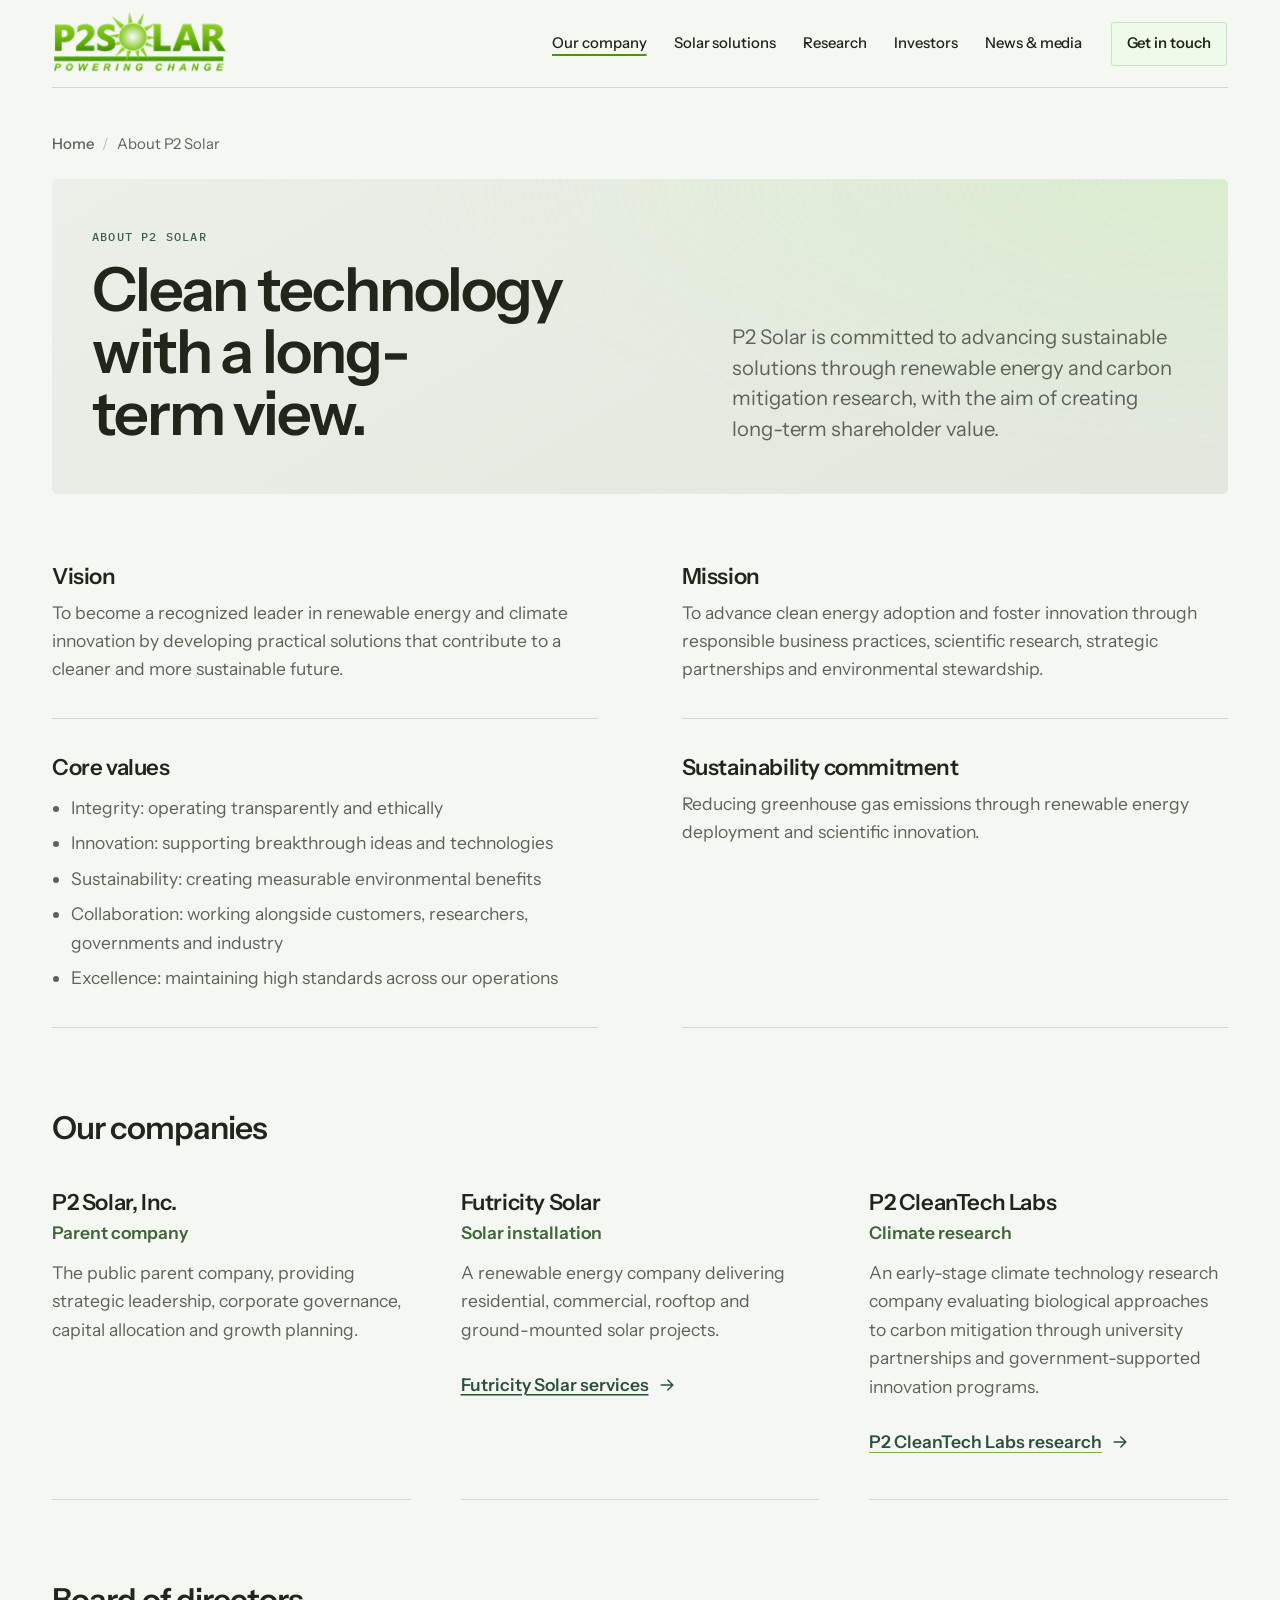
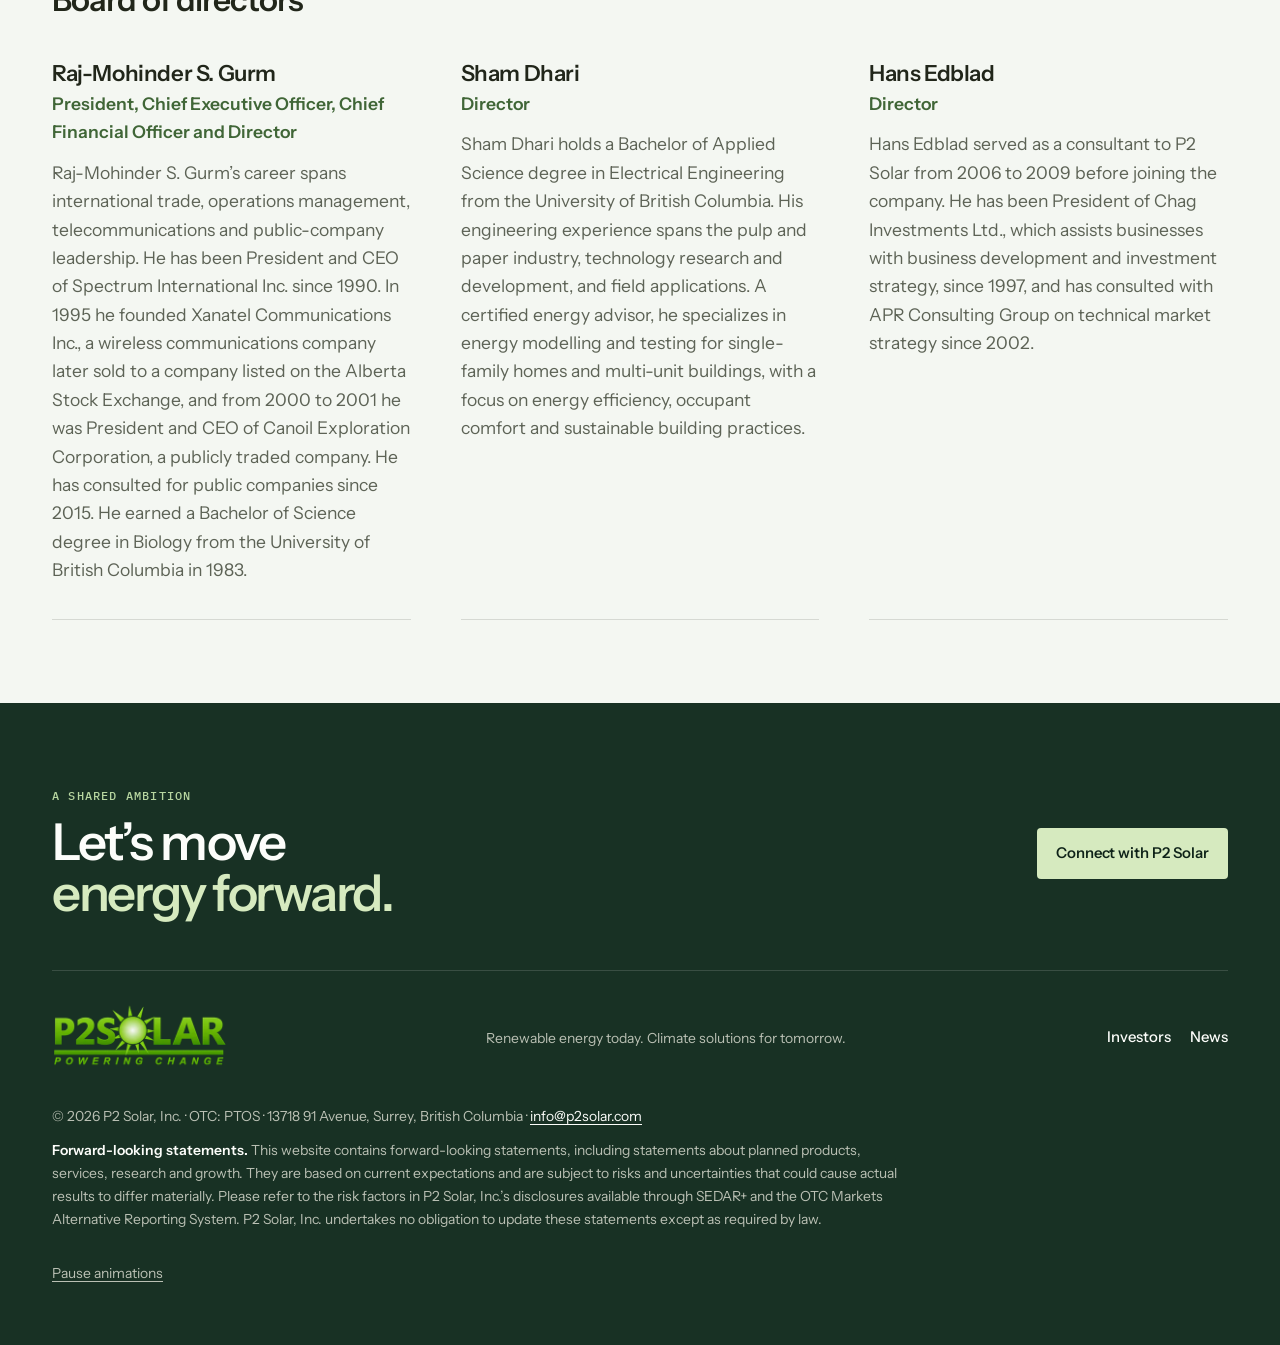
<file: about/index.html>
<!doctype html>
<html lang="en-CA">
<head>
  <meta charset="UTF-8" />
  <meta name="viewport" content="width=device-width, initial-scale=1.0" />
  <meta http-equiv="Content-Security-Policy" content="default-src 'none'; script-src 'self'; style-src 'self'; img-src 'self'; font-src 'self'; manifest-src 'self'; base-uri 'none'; form-action 'none'; object-src 'none'; upgrade-insecure-requests" />
  <meta name="referrer" content="strict-origin-when-cross-origin" />
  <title>About P2 Solar | Leadership, Mission and Companies</title>
  <meta name="description" content="P2 Solar, Inc. is a Surrey, BC clean technology company. Meet the board, the operating companies Futricity Solar and P2 CleanTech Labs, and our mission." />
  <meta name="robots" content="index, follow, max-image-preview:large, max-snippet:-1" />
  <link rel="canonical" href="https://www.p2solar.com/about/" />
  <meta name="theme-color" content="#183124" />
  <meta property="og:type" content="website" />
  <meta property="og:site_name" content="P2 Solar" />
  <meta property="og:locale" content="en_CA" />
  <meta property="og:title" content="About P2 Solar | Leadership, Mission and Companies" />
  <meta property="og:description" content="P2 Solar, Inc. is a Surrey, BC clean technology company. Meet the board, the operating companies Futricity Solar and P2 CleanTech Labs, and our mission." />
  <meta property="og:url" content="https://www.p2solar.com/about/" />
  <meta property="og:image" content="https://www.p2solar.com/p2-solar-hero-v2.jpg" />
  <meta property="og:image:width" content="1600" />
  <meta property="og:image:height" content="1000" />
  <meta property="og:image:alt" content="Two installers positioning solar panels on a rooftop overlooking a green landscape." />
  <meta name="twitter:card" content="summary_large_image" />
  <meta name="twitter:title" content="About P2 Solar | Leadership, Mission and Companies" />
  <meta name="twitter:description" content="P2 Solar, Inc. is a Surrey, BC clean technology company. Meet the board, the operating companies Futricity Solar and P2 CleanTech Labs, and our mission." />
  <meta name="twitter:image" content="https://www.p2solar.com/p2-solar-hero-v2.jpg" />
  <link rel="icon" href="../favicon.ico" sizes="48x48" />
  <link rel="icon" href="../favicon-32.png" type="image/png" sizes="32x32" />
  <link rel="icon" href="../images/icon-192.png" type="image/png" sizes="192x192" />
  <link rel="apple-touch-icon" href="../apple-touch-icon.png" />
  <link rel="alternate" type="text/plain" href="../llms.txt" title="LLM-readable site summary" />
  <link rel="preload" href="../fonts/instrument-sans.woff2" as="font" type="font/woff2" crossorigin />
  <link rel="stylesheet" href="../site.css?v=20261017-buttons" />
  <script type="application/ld+json">{"@context":"https://schema.org","@graph":[{"@type":"Corporation","@id":"https://www.p2solar.com/#organization","name":"P2 Solar","legalName":"P2 Solar, Inc.","url":"https://www.p2solar.com/","logo":{"@type":"ImageObject","url":"https://www.p2solar.com/p2-solar-transparent.png","width":600,"height":224},"image":"https://www.p2solar.com/p2-solar-hero-v2.jpg","description":"Publicly traded clean technology company in Surrey, British Columbia, installing residential and commercial solar through Futricity Solar and researching biological carbon mitigation through P2 CleanTech Labs.","tickerSymbol":"OTC PTOS","email":"info@p2solar.com","telephone":"+1-778-321-0047","address":{"@type":"PostalAddress","streetAddress":"13718 91 Avenue","addressLocality":"Surrey","addressRegion":"BC","postalCode":"V3V 7X1","addressCountry":"CA"},"areaServed":{"@type":"AdministrativeArea","name":"British Columbia"},"contactPoint":[{"@type":"ContactPoint","contactType":"customer service","email":"info@p2solar.com","areaServed":"CA","availableLanguage":"en"},{"@type":"ContactPoint","contactType":"investor relations","email":"info@p2solar.com","telephone":"+1-778-321-0047","availableLanguage":"en"}],"subOrganization":[{"@id":"https://www.p2solar.com/solutions/#futricity-solar"},{"@id":"https://www.p2solar.com/research/#p2-cleantech-labs"}],"sameAs":["https://www.otcmarkets.com/stock/PTOS/overview"]},{"@type":"WebSite","@id":"https://www.p2solar.com/#website","url":"https://www.p2solar.com/","name":"P2 Solar","publisher":{"@id":"https://www.p2solar.com/#organization"},"inLanguage":"en-CA"},{"@type":"BreadcrumbList","@id":"https://www.p2solar.com/about/#breadcrumb","itemListElement":[{"@type":"ListItem","position":1,"name":"Home","item":"https://www.p2solar.com/"},{"@type":"ListItem","position":2,"name":"About P2 Solar","item":"https://www.p2solar.com/about/"}]},{"@type":"AboutPage","@id":"https://www.p2solar.com/about/#webpage","url":"https://www.p2solar.com/about/","name":"About P2 Solar | Leadership, Mission and Companies","description":"P2 Solar, Inc. is a Surrey, BC clean technology company. Meet the board, the operating companies Futricity Solar and P2 CleanTech Labs, and our mission.","isPartOf":{"@id":"https://www.p2solar.com/#website"},"about":{"@id":"https://www.p2solar.com/#organization"},"inLanguage":"en-CA","dateModified":"2026-10-16","primaryImageOfPage":{"@type":"ImageObject","url":"https://www.p2solar.com/p2-solar-hero-v2.jpg"},"breadcrumb":{"@id":"https://www.p2solar.com/about/#breadcrumb"}},{"@type":"Organization","@id":"https://www.p2solar.com/solutions/#futricity-solar","name":"Futricity Solar","legalName":"Futricity Solar, Inc.","url":"https://www.p2solar.com/solutions/","logo":"https://www.p2solar.com/futricity.jpg","parentOrganization":{"@id":"https://www.p2solar.com/#organization"},"description":"Renewable energy company delivering residential, commercial, rooftop and ground-mounted solar projects.","areaServed":{"@type":"AdministrativeArea","name":"British Columbia"}},{"@type":"Organization","@id":"https://www.p2solar.com/research/#p2-cleantech-labs","name":"P2 CleanTech Labs","legalName":"P2 CleanTech Labs Inc.","url":"https://www.p2solar.com/research/","logo":"https://www.p2solar.com/p2-cleantech.jpg","parentOrganization":{"@id":"https://www.p2solar.com/#organization"},"description":"Research division of P2 Solar evaluating biological approaches to carbon mitigation.","knowsAbout":["Biological carbon capture","Microbial carbon utilization","Environmental biotechnology","Synthetic biology"]},{"@type":"Person","name":"Raj-Mohinder S. Gurm","jobTitle":"President, Chief Executive Officer and Chief Financial Officer","worksFor":{"@id":"https://www.p2solar.com/#organization"},"description":"Raj-Mohinder S. Gurm’s career spans international trade, operations management, telecommunications and public-company leadership. He has been President and CEO of Spectrum International Inc. since 1990. In 1995 he founded Xanatel Communications Inc., a wireless communications company later sold to a company listed on the Alberta Stock Exchange, and from 2000 to 2001 he was President and CEO of Canoil Exploration Corporation, a publicly traded company. He has consulted for public companies since 2015. He earned a Bachelor of Science degree in Biology from the University of British Columbia in 1983.","alumniOf":{"@type":"CollegeOrUniversity","name":"University of British Columbia"}},{"@type":"Person","name":"Sham Dhari","jobTitle":"Director","worksFor":{"@id":"https://www.p2solar.com/#organization"},"description":"Sham Dhari holds a Bachelor of Applied Science degree in Electrical Engineering from the University of British Columbia. His engineering experience spans the pulp and paper industry, technology research and development, and field applications. A certified energy advisor, he specializes in energy modelling and testing for single-family homes and multi-unit buildings, with a focus on energy efficiency, occupant comfort and sustainable building practices.","alumniOf":{"@type":"CollegeOrUniversity","name":"University of British Columbia"}},{"@type":"Person","name":"Hans Edblad","jobTitle":"Director","worksFor":{"@id":"https://www.p2solar.com/#organization"},"description":"Hans Edblad served as a consultant to P2 Solar from 2006 to 2009 before joining the company. He has been President of Chag Investments Ltd., which assists businesses with business development and investment strategy, since 1997, and has consulted with APR Consulting Group on technical market strategy since 2002."}]}</script>
</head>
<body class="detail-view">
  <a class="skip-link" href="#main">Skip to content</a>
  <header class="site-header">
    <a class="brand" href="../" aria-label="P2 Solar home"><picture><source type="image/webp" srcset="../images/logo.webp" /><img class="corporate-logo" src="../images/logo.png" width="360" height="134" alt="P2 Solar, Powering Change" decoding="async" /></picture></a>
    <button class="menu-toggle" type="button" aria-expanded="false" aria-controls="main-nav">Menu <span aria-hidden="true">☰</span></button>
    <nav id="main-nav" aria-label="Primary navigation">
      <a href="../about/" aria-current="page">Our company</a><a href="../solutions/">Solar solutions</a><a href="../research/">Research</a><a href="../investors/">Investors</a><a href="../news/">News &amp; media</a><a class="nav-contact" href="../contact/">Get in touch <span aria-hidden="true">↗</span></a>
    </nav>
  </header>
  <main id="main" tabindex="-1">
    <article class="route-panel">
      <nav class="breadcrumb-nav" aria-label="Breadcrumb"><ol><li><a href="../">Home</a></li><li aria-current="page">About P2 Solar</li></ol></nav>
      <header class="route-header">
        <div>
          <p class="eyebrow">About P2 Solar</p>
          <h1>Clean technology with a long-term view.</h1>
        </div>
        <p class="route-intro">P2 Solar is committed to advancing sustainable solutions through renewable energy and carbon mitigation research, with the aim of creating long-term shareholder value.</p>
      </header>
      <div class="route-grid cols-2">
        <section class="route-item">
          <h2>Vision</h2>
          <p>To become a recognized leader in renewable energy and climate innovation by developing practical solutions that contribute to a cleaner and more sustainable future.</p>
        </section>
        <section class="route-item">
          <h2>Mission</h2>
          <p>To advance clean energy adoption and foster innovation through responsible business practices, scientific research, strategic partnerships and environmental stewardship.</p>
        </section>
        <section class="route-item">
          <h2>Core values</h2>
          <ul><li>Integrity: operating transparently and ethically</li><li>Innovation: supporting breakthrough ideas and technologies</li><li>Sustainability: creating measurable environmental benefits</li><li>Collaboration: working alongside customers, researchers, governments and industry</li><li>Excellence: maintaining high standards across our operations</li></ul>
        </section>
        <section class="route-item">
          <h2>Sustainability commitment</h2>
          <p>Reducing greenhouse gas emissions through renewable energy deployment and scientific innovation.</p>
        </section>
      </div>
      <h2 class="leadership-heading">Our companies</h2>
      <div class="route-grid cols-3">
        <section class="route-item">
          <h2>P2 Solar, Inc.</h2>
          <p class="route-role">Parent company</p>
          <p>The public parent company, providing strategic leadership, corporate governance, capital allocation and growth planning.</p>
        </section>
        <section class="route-item">
          <h2>Futricity Solar</h2>
          <p class="route-role">Solar installation</p>
          <p>A renewable energy company delivering residential, commercial, rooftop and ground-mounted solar projects.</p>
          <div class="route-actions"><a class="futricity-inline document-link" href="https://futricitysolar.com"><span class="link-label">Futricity Solar services</span><svg class="link-icon icon-next" viewBox="0 0 24 24" aria-hidden="true"><path d="M5 12h14m-6-6 6 6-6 6"/></svg></a></div>
        </section>
        <section class="route-item">
          <h2>P2 CleanTech Labs</h2>
          <p class="route-role">Climate research</p>
          <p>An early-stage climate technology research company evaluating biological approaches to carbon mitigation through university partnerships and government-supported innovation programs.</p>
          <div class="route-actions"><a class="document-link" href="../research/"><span class="link-label">P2 CleanTech Labs research</span><svg class="link-icon icon-next" viewBox="0 0 24 24" aria-hidden="true"><path d="M5 12h14m-6-6 6 6-6 6"/></svg></a></div>
        </section>
      </div>
      <h2 class="leadership-heading">Board of directors</h2>
      <div class="route-grid cols-3">
        <section class="route-item">
          <h2>Raj-Mohinder S. Gurm</h2>
          <p class="route-role">President, Chief Executive Officer, Chief Financial Officer and Director</p>
          <p>Raj-Mohinder S. Gurm’s career spans international trade, operations management, telecommunications and public-company leadership. He has been President and CEO of Spectrum International Inc. since 1990. In 1995 he founded Xanatel Communications Inc., a wireless communications company later sold to a company listed on the Alberta Stock Exchange, and from 2000 to 2001 he was President and CEO of Canoil Exploration Corporation, a publicly traded company. He has consulted for public companies since 2015. He earned a Bachelor of Science degree in Biology from the University of British Columbia in 1983.</p>
        </section>
        <section class="route-item">
          <h2>Sham Dhari</h2>
          <p class="route-role">Director</p>
          <p>Sham Dhari holds a Bachelor of Applied Science degree in Electrical Engineering from the University of British Columbia. His engineering experience spans the pulp and paper industry, technology research and development, and field applications. A certified energy advisor, he specializes in energy modelling and testing for single-family homes and multi-unit buildings, with a focus on energy efficiency, occupant comfort and sustainable building practices.</p>
        </section>
        <section class="route-item">
          <h2>Hans Edblad</h2>
          <p class="route-role">Director</p>
          <p>Hans Edblad served as a consultant to P2 Solar from 2006 to 2009 before joining the company. He has been President of Chag Investments Ltd., which assists businesses with business development and investment strategy, since 1997, and has consulted with APR Consulting Group on technical market strategy since 2002.</p>
        </section>
      </div>
    </article>
  </main>
  <footer>
    <div class="footer-top"><div><p class="eyebrow">A shared ambition</p><h2>Let’s move<br /><em>energy forward.</em></h2></div><a class="button button-primary" href="../contact/">Connect with P2 Solar <span aria-hidden="true">↗</span></a></div>
    <div class="footer-bottom"><a class="brand footer-logo" href="../" aria-label="P2 Solar home"><picture><source type="image/webp" srcset="../images/logo.webp" /><img class="corporate-logo" src="../images/logo.png" width="360" height="134" alt="P2 Solar, Powering Change" decoding="async" loading="lazy" /></picture></a><p>Renewable energy today. Climate solutions for tomorrow.</p><nav aria-label="Footer navigation"><a href="../investors/">Investors</a><a href="../news/">News</a></nav></div>
    <div class="footer-legal">
      <p class="footer-note">© 2026 P2 Solar, Inc. · OTC: PTOS · 13718 91 Avenue, Surrey, British Columbia · <a href="mailto:info@p2solar.com">info@p2solar.com</a></p>
      <p class="footer-disclaimer"><strong>Forward-looking statements.</strong> This website contains forward-looking statements, including statements about planned products, services, research and growth. They are based on current expectations and are subject to risks and uncertainties that could cause actual results to differ materially. Please refer to the risk factors in P2 Solar, Inc.’s disclosures available through SEDAR+ and the OTC Markets Alternative Reporting System. P2 Solar, Inc. undertakes no obligation to update these statements except as required by law.</p>
      <button class="motion-toggle" type="button" aria-pressed="false">Pause animations</button>
    </div>
  </footer>
  <script src="../app.js?v=20261015-film" defer></script>
</body>
</html>
</file>
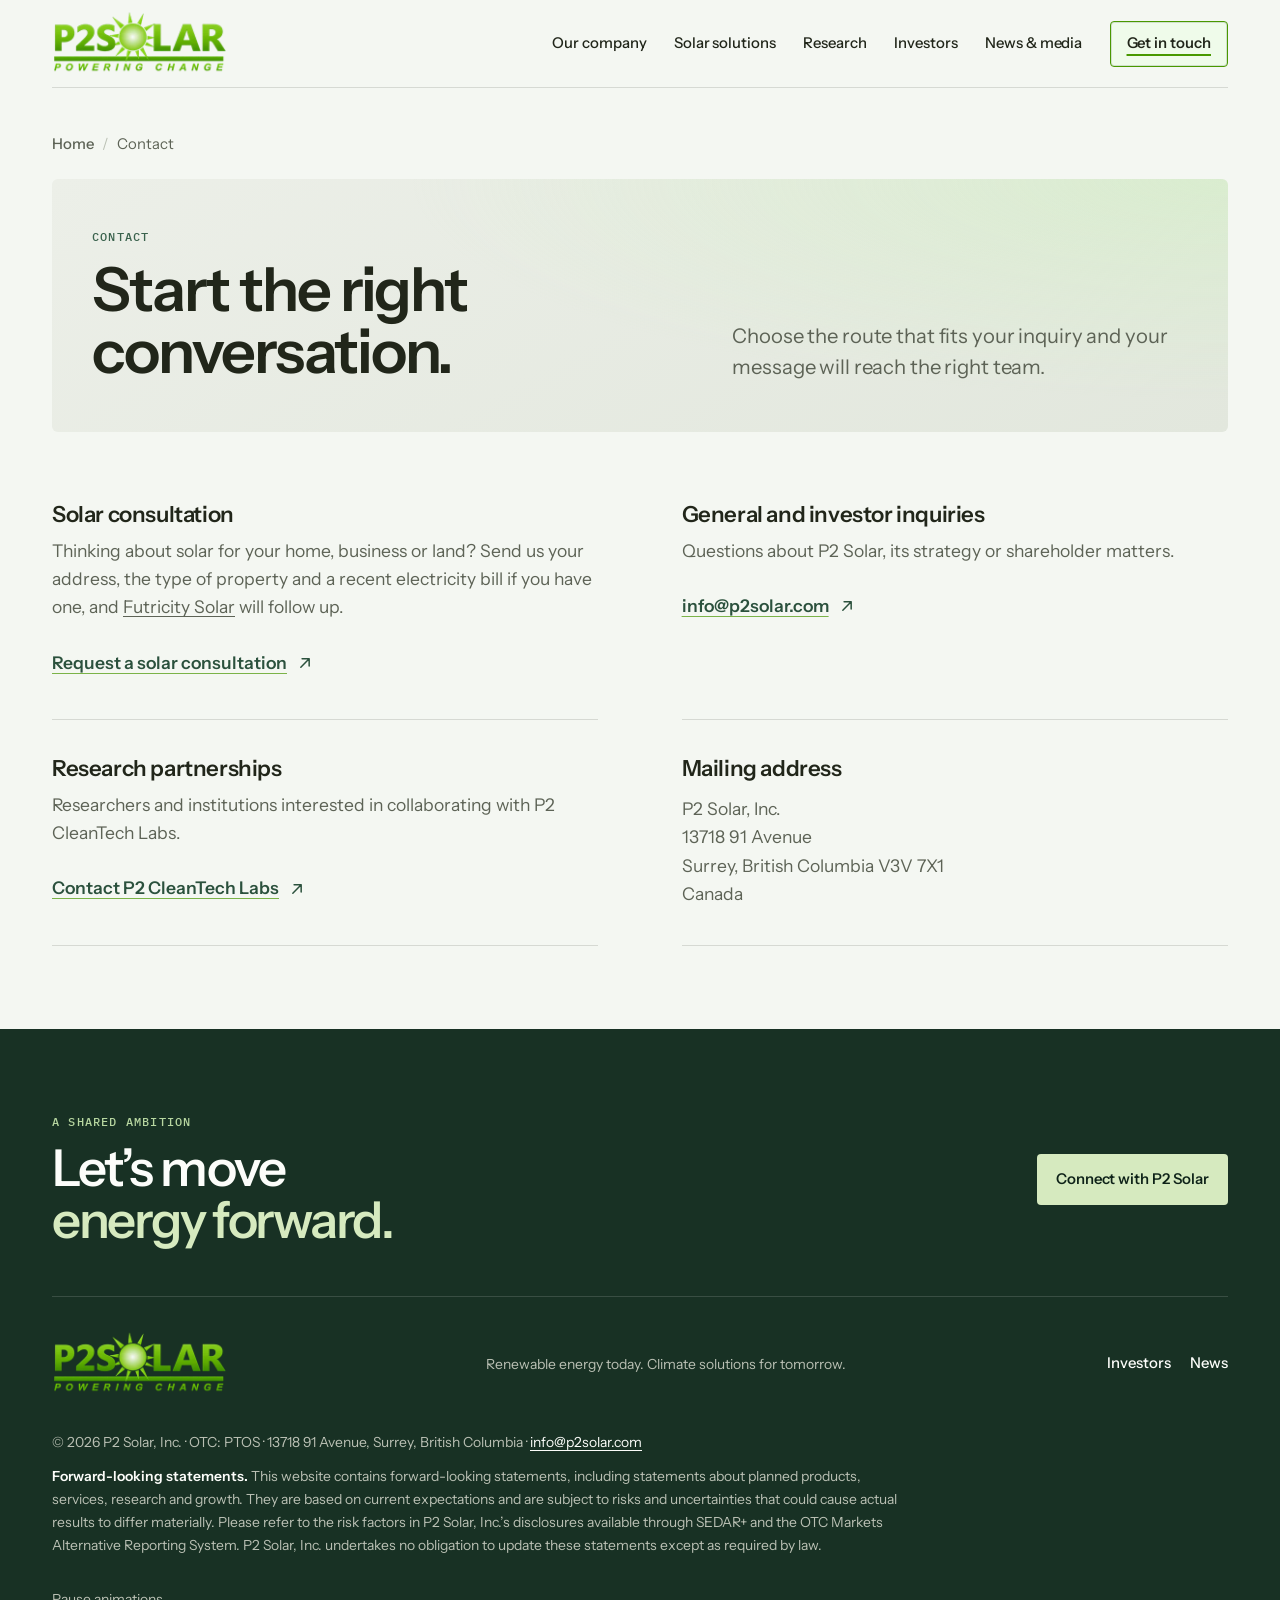
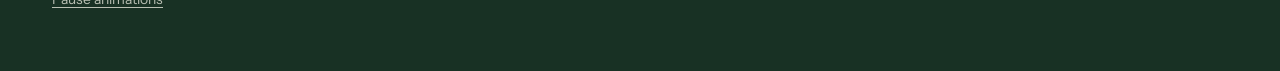
<file: contact/index.html>
<!doctype html>
<html lang="en-CA">
<head>
  <meta charset="UTF-8" />
  <meta name="viewport" content="width=device-width, initial-scale=1.0" />
  <meta http-equiv="Content-Security-Policy" content="default-src 'none'; script-src 'self'; style-src 'self'; img-src 'self'; font-src 'self'; manifest-src 'self'; base-uri 'none'; form-action 'none'; object-src 'none'; upgrade-insecure-requests" />
  <meta name="referrer" content="strict-origin-when-cross-origin" />
  <title>Contact P2 Solar | Solar Consultations and Investors</title>
  <meta name="description" content="Contact P2 Solar in Surrey, BC to request a solar consultation, discuss research partnerships with P2 CleanTech Labs, or reach investor relations." />
  <meta name="robots" content="index, follow, max-image-preview:large, max-snippet:-1" />
  <link rel="canonical" href="https://www.p2solar.com/contact/" />
  <meta name="theme-color" content="#183124" />
  <meta property="og:type" content="website" />
  <meta property="og:site_name" content="P2 Solar" />
  <meta property="og:locale" content="en_CA" />
  <meta property="og:title" content="Contact P2 Solar | Solar Consultations and Investors" />
  <meta property="og:description" content="Contact P2 Solar in Surrey, BC to request a solar consultation, discuss research partnerships with P2 CleanTech Labs, or reach investor relations." />
  <meta property="og:url" content="https://www.p2solar.com/contact/" />
  <meta property="og:image" content="https://www.p2solar.com/p2-solar-hero-v2.jpg" />
  <meta property="og:image:width" content="1600" />
  <meta property="og:image:height" content="1000" />
  <meta property="og:image:alt" content="Two installers positioning solar panels on a rooftop overlooking a green landscape." />
  <meta name="twitter:card" content="summary_large_image" />
  <meta name="twitter:title" content="Contact P2 Solar | Solar Consultations and Investors" />
  <meta name="twitter:description" content="Contact P2 Solar in Surrey, BC to request a solar consultation, discuss research partnerships with P2 CleanTech Labs, or reach investor relations." />
  <meta name="twitter:image" content="https://www.p2solar.com/p2-solar-hero-v2.jpg" />
  <link rel="icon" href="../favicon.ico" sizes="48x48" />
  <link rel="icon" href="../favicon-32.png" type="image/png" sizes="32x32" />
  <link rel="icon" href="../images/icon-192.png" type="image/png" sizes="192x192" />
  <link rel="apple-touch-icon" href="../apple-touch-icon.png" />
  <link rel="alternate" type="text/plain" href="../llms.txt" title="LLM-readable site summary" />
  <link rel="preload" href="../fonts/instrument-sans.woff2" as="font" type="font/woff2" crossorigin />
  <link rel="stylesheet" href="../site.css?v=20261017-buttons" />
  <script type="application/ld+json">{"@context":"https://schema.org","@graph":[{"@type":"Corporation","@id":"https://www.p2solar.com/#organization","name":"P2 Solar","legalName":"P2 Solar, Inc.","url":"https://www.p2solar.com/","logo":{"@type":"ImageObject","url":"https://www.p2solar.com/p2-solar-transparent.png","width":600,"height":224},"image":"https://www.p2solar.com/p2-solar-hero-v2.jpg","description":"Publicly traded clean technology company in Surrey, British Columbia, installing residential and commercial solar through Futricity Solar and researching biological carbon mitigation through P2 CleanTech Labs.","tickerSymbol":"OTC PTOS","email":"info@p2solar.com","telephone":"+1-778-321-0047","address":{"@type":"PostalAddress","streetAddress":"13718 91 Avenue","addressLocality":"Surrey","addressRegion":"BC","postalCode":"V3V 7X1","addressCountry":"CA"},"areaServed":{"@type":"AdministrativeArea","name":"British Columbia"},"contactPoint":[{"@type":"ContactPoint","contactType":"customer service","email":"info@p2solar.com","areaServed":"CA","availableLanguage":"en"},{"@type":"ContactPoint","contactType":"investor relations","email":"info@p2solar.com","telephone":"+1-778-321-0047","availableLanguage":"en"}],"subOrganization":[{"@id":"https://www.p2solar.com/solutions/#futricity-solar"},{"@id":"https://www.p2solar.com/research/#p2-cleantech-labs"}],"sameAs":["https://www.otcmarkets.com/stock/PTOS/overview"]},{"@type":"WebSite","@id":"https://www.p2solar.com/#website","url":"https://www.p2solar.com/","name":"P2 Solar","publisher":{"@id":"https://www.p2solar.com/#organization"},"inLanguage":"en-CA"},{"@type":"BreadcrumbList","@id":"https://www.p2solar.com/contact/#breadcrumb","itemListElement":[{"@type":"ListItem","position":1,"name":"Home","item":"https://www.p2solar.com/"},{"@type":"ListItem","position":2,"name":"Contact","item":"https://www.p2solar.com/contact/"}]},{"@type":"ContactPage","@id":"https://www.p2solar.com/contact/#webpage","url":"https://www.p2solar.com/contact/","name":"Contact P2 Solar | Solar Consultations and Investors","description":"Contact P2 Solar in Surrey, BC to request a solar consultation, discuss research partnerships with P2 CleanTech Labs, or reach investor relations.","isPartOf":{"@id":"https://www.p2solar.com/#website"},"about":{"@id":"https://www.p2solar.com/#organization"},"inLanguage":"en-CA","dateModified":"2026-10-16","primaryImageOfPage":{"@type":"ImageObject","url":"https://www.p2solar.com/p2-solar-hero-v2.jpg"},"breadcrumb":{"@id":"https://www.p2solar.com/contact/#breadcrumb"}}]}</script>
</head>
<body class="detail-view">
  <a class="skip-link" href="#main">Skip to content</a>
  <header class="site-header">
    <a class="brand" href="../" aria-label="P2 Solar home"><picture><source type="image/webp" srcset="../images/logo.webp" /><img class="corporate-logo" src="../images/logo.png" width="360" height="134" alt="P2 Solar, Powering Change" decoding="async" /></picture></a>
    <button class="menu-toggle" type="button" aria-expanded="false" aria-controls="main-nav">Menu <span aria-hidden="true">☰</span></button>
    <nav id="main-nav" aria-label="Primary navigation">
      <a href="../about/">Our company</a><a href="../solutions/">Solar solutions</a><a href="../research/">Research</a><a href="../investors/">Investors</a><a href="../news/">News &amp; media</a><a class="nav-contact" href="../contact/" aria-current="page">Get in touch <span aria-hidden="true">↗</span></a>
    </nav>
  </header>
  <main id="main" tabindex="-1">
    <article class="route-panel">
      <nav class="breadcrumb-nav" aria-label="Breadcrumb"><ol><li><a href="../">Home</a></li><li aria-current="page">Contact</li></ol></nav>
      <header class="route-header">
        <div>
          <p class="eyebrow">Contact</p>
          <h1>Start the right conversation.</h1>
        </div>
        <p class="route-intro">Choose the route that fits your inquiry and your message will reach the right team.</p>
      </header>
      <div class="route-grid cols-2">
        <section class="route-item">
          <h2>Solar consultation</h2>
          <p>Thinking about solar for your home, business or land? Send us your address, the type of property and a recent electricity bill if you have one, and <a class="futricity-inline" href="https://futricitysolar.com">Futricity Solar</a> will follow up.</p>
          <div class="route-actions"><a class="document-link" href="mailto:info@p2solar.com?subject=Solar%20consultation%20request"><span class="link-label">Request a solar consultation</span><svg class="link-icon icon-out" viewBox="0 0 24 24" aria-hidden="true"><path d="M7 17 17 7M8.5 7H17v8.5"/></svg></a></div>
        </section>
        <section class="route-item">
          <h2>General and investor inquiries</h2>
          <p>Questions about P2 Solar, its strategy or shareholder matters.</p>
          <div class="route-actions"><a class="document-link" href="mailto:info@p2solar.com?subject=General%20inquiry"><span class="link-label">info@p2solar.com</span><svg class="link-icon icon-out" viewBox="0 0 24 24" aria-hidden="true"><path d="M7 17 17 7M8.5 7H17v8.5"/></svg></a></div>
        </section>
        <section class="route-item">
          <h2>Research partnerships</h2>
          <p>Researchers and institutions interested in collaborating with P2 CleanTech Labs.</p>
          <div class="route-actions"><a class="document-link" href="mailto:info@p2solar.com?subject=Research%20partnership%20inquiry"><span class="link-label">Contact P2 CleanTech Labs</span><svg class="link-icon icon-out" viewBox="0 0 24 24" aria-hidden="true"><path d="M7 17 17 7M8.5 7H17v8.5"/></svg></a></div>
        </section>
        <section class="route-item">
          <h2>Mailing address</h2>
          <address class="route-address">P2 Solar, Inc.<br />13718 91 Avenue<br />Surrey, British Columbia V3V 7X1<br />Canada</address>
        </section>
      </div>
    </article>
  </main>
  <footer>
    <div class="footer-top"><div><p class="eyebrow">A shared ambition</p><h2>Let’s move<br /><em>energy forward.</em></h2></div><a class="button button-primary" href="../contact/">Connect with P2 Solar <span aria-hidden="true">↗</span></a></div>
    <div class="footer-bottom"><a class="brand footer-logo" href="../" aria-label="P2 Solar home"><picture><source type="image/webp" srcset="../images/logo.webp" /><img class="corporate-logo" src="../images/logo.png" width="360" height="134" alt="P2 Solar, Powering Change" decoding="async" loading="lazy" /></picture></a><p>Renewable energy today. Climate solutions for tomorrow.</p><nav aria-label="Footer navigation"><a href="../investors/">Investors</a><a href="../news/">News</a></nav></div>
    <div class="footer-legal">
      <p class="footer-note">© 2026 P2 Solar, Inc. · OTC: PTOS · 13718 91 Avenue, Surrey, British Columbia · <a href="mailto:info@p2solar.com">info@p2solar.com</a></p>
      <p class="footer-disclaimer"><strong>Forward-looking statements.</strong> This website contains forward-looking statements, including statements about planned products, services, research and growth. They are based on current expectations and are subject to risks and uncertainties that could cause actual results to differ materially. Please refer to the risk factors in P2 Solar, Inc.’s disclosures available through SEDAR+ and the OTC Markets Alternative Reporting System. P2 Solar, Inc. undertakes no obligation to update these statements except as required by law.</p>
      <button class="motion-toggle" type="button" aria-pressed="false">Pause animations</button>
    </div>
  </footer>
  <script src="../app.js?v=20261015-film" defer></script>
</body>
</html>
</file>
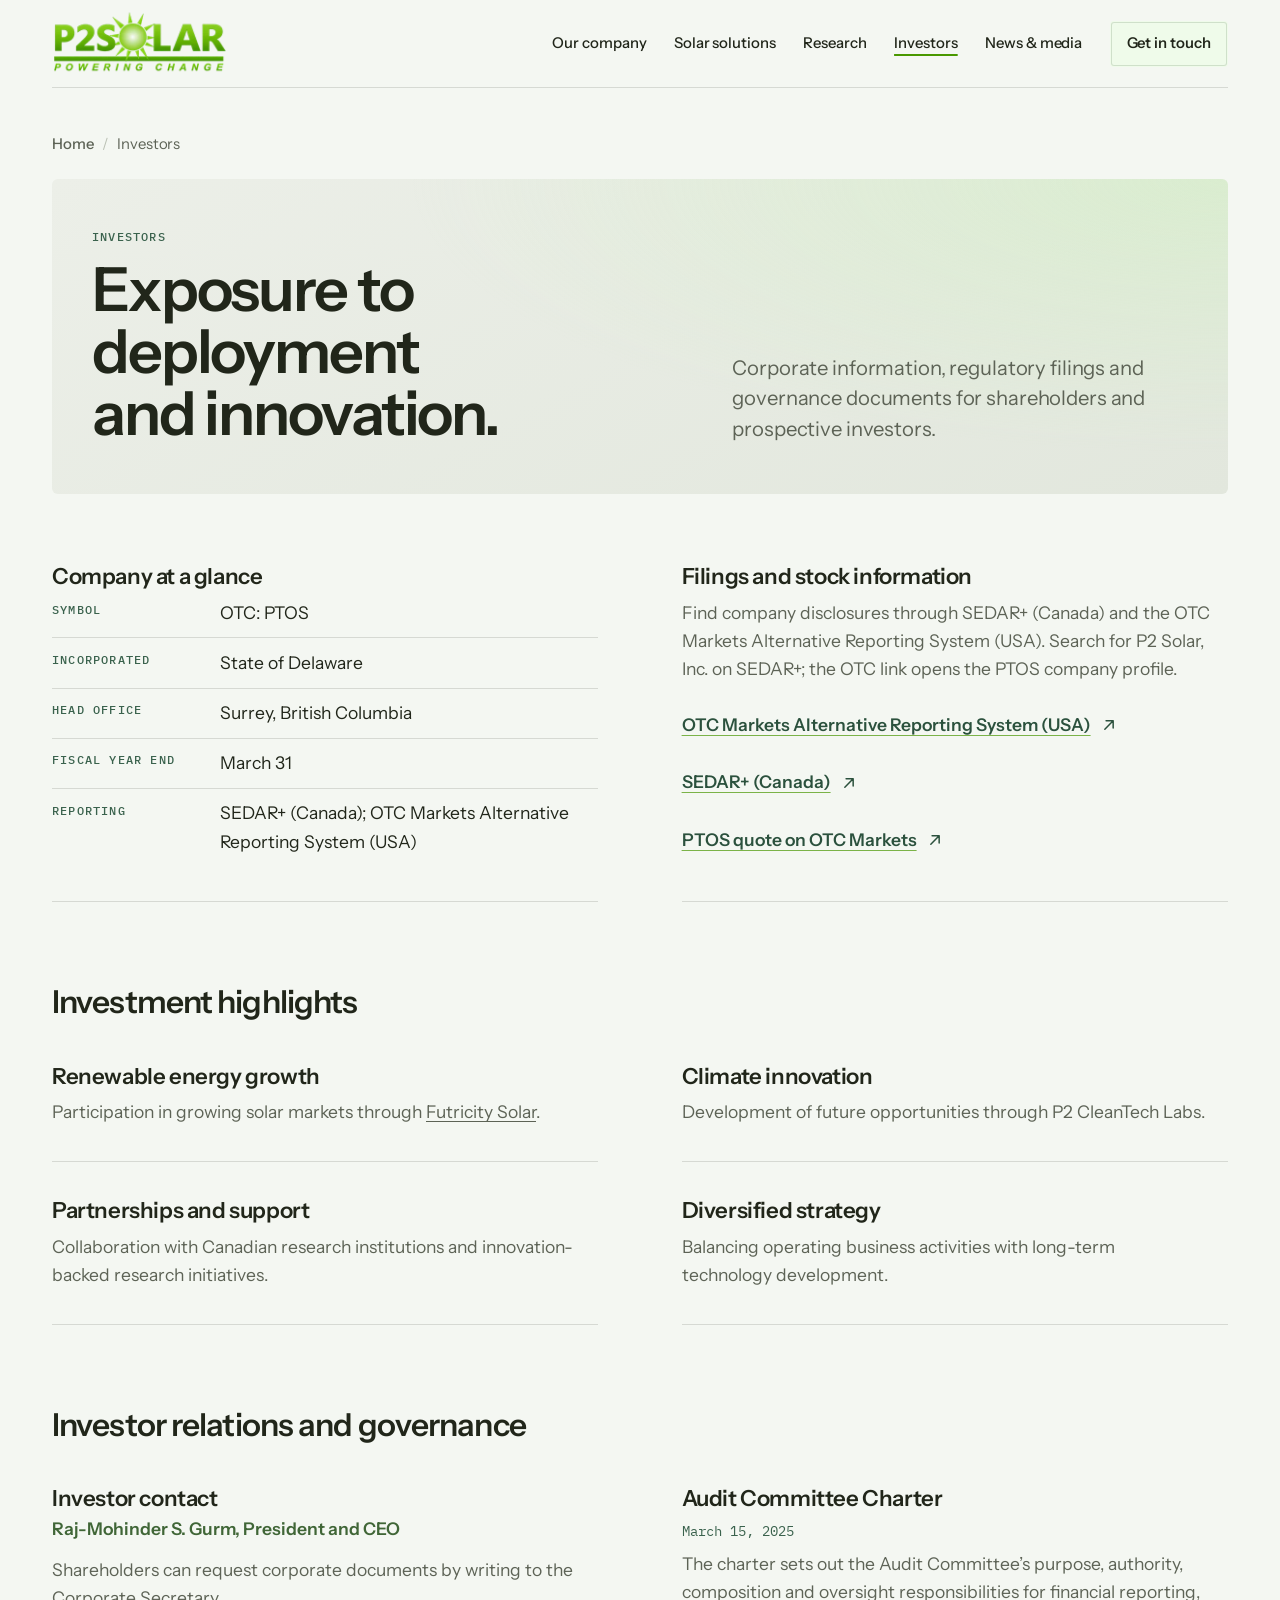
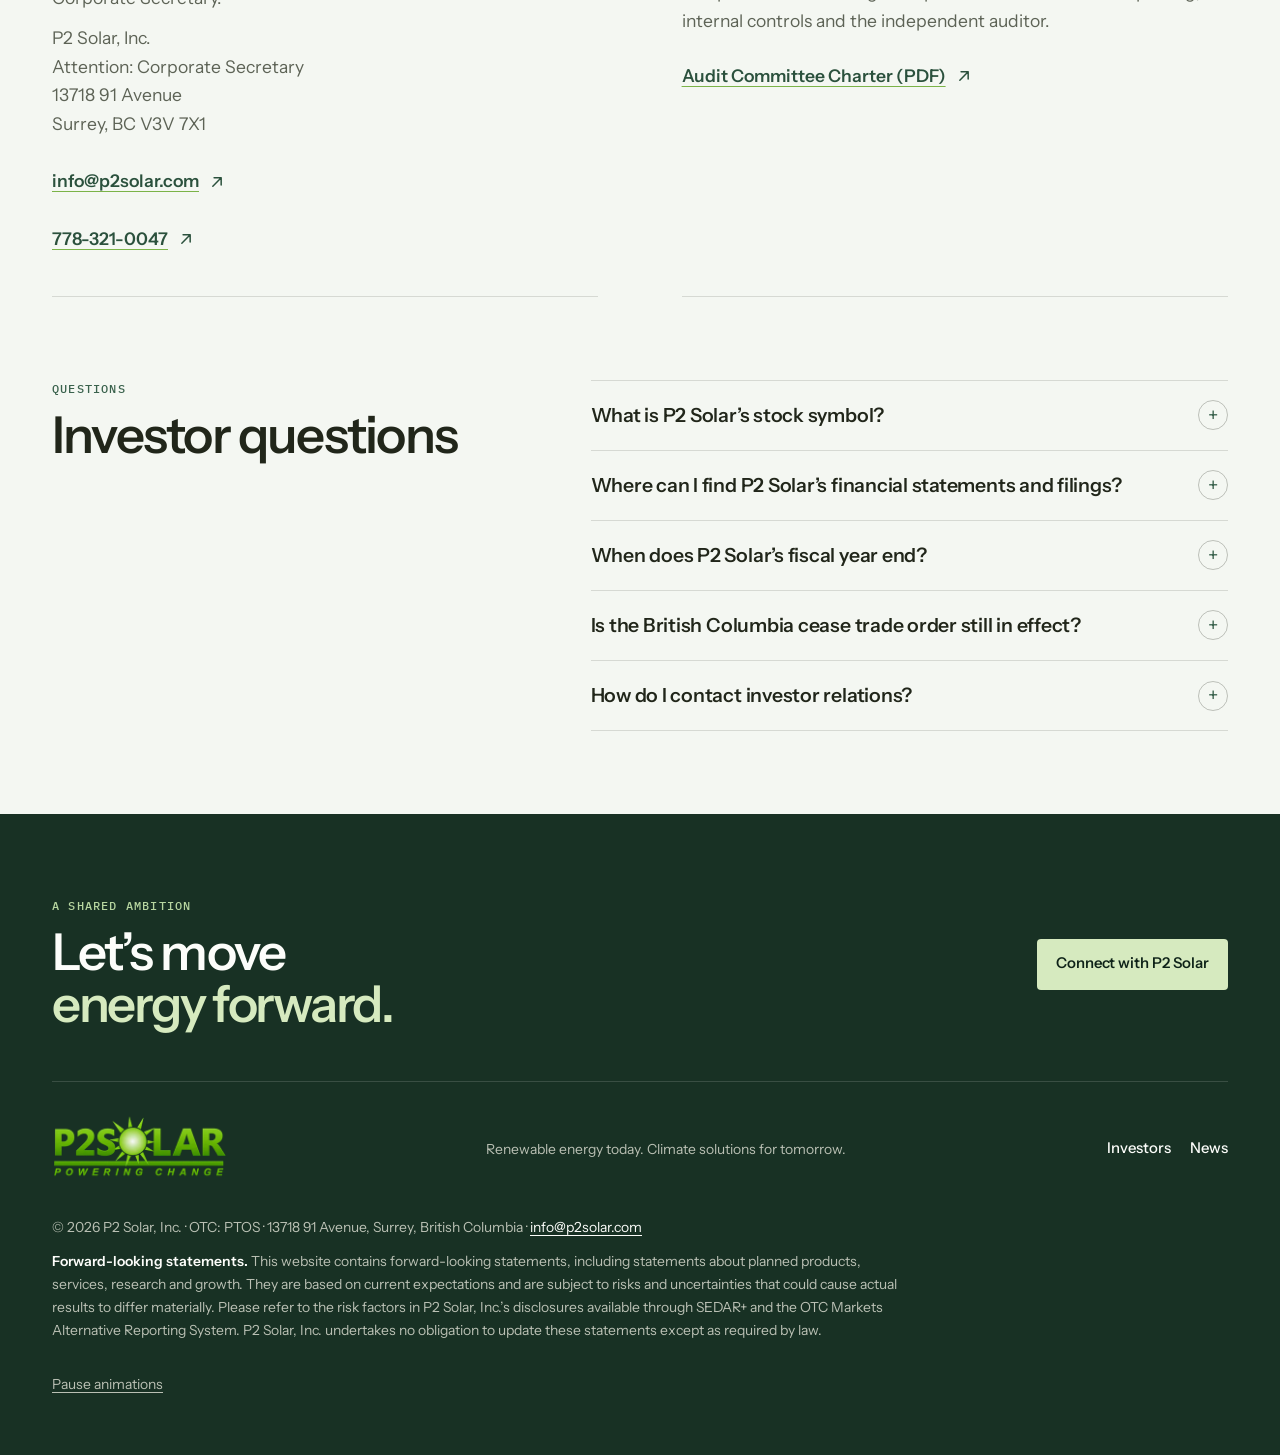
<file: investors/index.html>
<!doctype html>
<html lang="en-CA">
<head>
  <meta charset="UTF-8" />
  <meta name="viewport" content="width=device-width, initial-scale=1.0" />
  <meta http-equiv="Content-Security-Policy" content="default-src 'none'; script-src 'self'; style-src 'self'; img-src 'self'; font-src 'self'; manifest-src 'self'; base-uri 'none'; form-action 'none'; object-src 'none'; upgrade-insecure-requests" />
  <meta name="referrer" content="strict-origin-when-cross-origin" />
  <title>Investors | P2 Solar, Inc. (OTC: PTOS)</title>
  <meta name="description" content="Investor information for P2 Solar, Inc. (OTC: PTOS): company facts, SEDAR+ and OTC Markets filings, governance documents and investor relations contact." />
  <meta name="robots" content="index, follow, max-image-preview:large, max-snippet:-1" />
  <link rel="canonical" href="https://www.p2solar.com/investors/" />
  <meta name="theme-color" content="#183124" />
  <meta property="og:type" content="website" />
  <meta property="og:site_name" content="P2 Solar" />
  <meta property="og:locale" content="en_CA" />
  <meta property="og:title" content="Investors | P2 Solar, Inc. (OTC: PTOS)" />
  <meta property="og:description" content="Investor information for P2 Solar, Inc. (OTC: PTOS): company facts, SEDAR+ and OTC Markets filings, governance documents and investor relations contact." />
  <meta property="og:url" content="https://www.p2solar.com/investors/" />
  <meta property="og:image" content="https://www.p2solar.com/p2-solar-hero-v2.jpg" />
  <meta property="og:image:width" content="1600" />
  <meta property="og:image:height" content="1000" />
  <meta property="og:image:alt" content="Two installers positioning solar panels on a rooftop overlooking a green landscape." />
  <meta name="twitter:card" content="summary_large_image" />
  <meta name="twitter:title" content="Investors | P2 Solar, Inc. (OTC: PTOS)" />
  <meta name="twitter:description" content="Investor information for P2 Solar, Inc. (OTC: PTOS): company facts, SEDAR+ and OTC Markets filings, governance documents and investor relations contact." />
  <meta name="twitter:image" content="https://www.p2solar.com/p2-solar-hero-v2.jpg" />
  <link rel="icon" href="../favicon.ico" sizes="48x48" />
  <link rel="icon" href="../favicon-32.png" type="image/png" sizes="32x32" />
  <link rel="icon" href="../images/icon-192.png" type="image/png" sizes="192x192" />
  <link rel="apple-touch-icon" href="../apple-touch-icon.png" />
  <link rel="alternate" type="text/plain" href="../llms.txt" title="LLM-readable site summary" />
  <link rel="preload" href="../fonts/instrument-sans.woff2" as="font" type="font/woff2" crossorigin />
  <link rel="stylesheet" href="../site.css?v=20261017-buttons" />
  <script type="application/ld+json">{"@context":"https://schema.org","@graph":[{"@type":"Corporation","@id":"https://www.p2solar.com/#organization","name":"P2 Solar","legalName":"P2 Solar, Inc.","url":"https://www.p2solar.com/","logo":{"@type":"ImageObject","url":"https://www.p2solar.com/p2-solar-transparent.png","width":600,"height":224},"image":"https://www.p2solar.com/p2-solar-hero-v2.jpg","description":"Publicly traded clean technology company in Surrey, British Columbia, installing residential and commercial solar through Futricity Solar and researching biological carbon mitigation through P2 CleanTech Labs.","tickerSymbol":"OTC PTOS","email":"info@p2solar.com","telephone":"+1-778-321-0047","address":{"@type":"PostalAddress","streetAddress":"13718 91 Avenue","addressLocality":"Surrey","addressRegion":"BC","postalCode":"V3V 7X1","addressCountry":"CA"},"areaServed":{"@type":"AdministrativeArea","name":"British Columbia"},"contactPoint":[{"@type":"ContactPoint","contactType":"customer service","email":"info@p2solar.com","areaServed":"CA","availableLanguage":"en"},{"@type":"ContactPoint","contactType":"investor relations","email":"info@p2solar.com","telephone":"+1-778-321-0047","availableLanguage":"en"}],"subOrganization":[{"@id":"https://www.p2solar.com/solutions/#futricity-solar"},{"@id":"https://www.p2solar.com/research/#p2-cleantech-labs"}],"sameAs":["https://www.otcmarkets.com/stock/PTOS/overview"]},{"@type":"WebSite","@id":"https://www.p2solar.com/#website","url":"https://www.p2solar.com/","name":"P2 Solar","publisher":{"@id":"https://www.p2solar.com/#organization"},"inLanguage":"en-CA"},{"@type":"BreadcrumbList","@id":"https://www.p2solar.com/investors/#breadcrumb","itemListElement":[{"@type":"ListItem","position":1,"name":"Home","item":"https://www.p2solar.com/"},{"@type":"ListItem","position":2,"name":"Investors","item":"https://www.p2solar.com/investors/"}]},{"@type":"WebPage","@id":"https://www.p2solar.com/investors/#webpage","url":"https://www.p2solar.com/investors/","name":"Investors | P2 Solar, Inc. (OTC: PTOS)","description":"Investor information for P2 Solar, Inc. (OTC: PTOS): company facts, SEDAR+ and OTC Markets filings, governance documents and investor relations contact.","isPartOf":{"@id":"https://www.p2solar.com/#website"},"about":{"@id":"https://www.p2solar.com/#organization"},"inLanguage":"en-CA","dateModified":"2026-10-16","primaryImageOfPage":{"@type":"ImageObject","url":"https://www.p2solar.com/p2-solar-hero-v2.jpg"},"breadcrumb":{"@id":"https://www.p2solar.com/investors/#breadcrumb"}},{"@type":"FAQPage","@id":"https://www.p2solar.com/investors/#faq","mainEntity":[{"@type":"Question","name":"What is P2 Solar’s stock symbol?","acceptedAnswer":{"@type":"Answer","text":"P2 Solar, Inc. is quoted on the OTC Markets under the symbol PTOS."}},{"@type":"Question","name":"Where can I find P2 Solar’s financial statements and filings?","acceptedAnswer":{"@type":"Answer","text":"Find company filings through SEDAR+ (Canada) and the OTC Markets Alternative Reporting System (USA). Use the SEDAR+ portal to search for P2 Solar, Inc.; the OTC Markets link opens the PTOS company profile."}},{"@type":"Question","name":"When does P2 Solar’s fiscal year end?","acceptedAnswer":{"@type":"Answer","text":"P2 Solar’s fiscal year ends on March 31."}},{"@type":"Question","name":"Is the British Columbia cease trade order still in effect?","acceptedAnswer":{"@type":"Answer","text":"No. The British Columbia Securities Commission fully revoked the cease trade order issued in 2015, as announced on January 24, 2025."}},{"@type":"Question","name":"How do I contact investor relations?","acceptedAnswer":{"@type":"Answer","text":"Email info@p2solar.com or call 778-321-0047. Shareholders can also write to the Corporate Secretary at 13718 91 Avenue, Surrey, BC V3V 7X1."}}]}]}</script>
</head>
<body class="detail-view">
  <a class="skip-link" href="#main">Skip to content</a>
  <header class="site-header">
    <a class="brand" href="../" aria-label="P2 Solar home"><picture><source type="image/webp" srcset="../images/logo.webp" /><img class="corporate-logo" src="../images/logo.png" width="360" height="134" alt="P2 Solar, Powering Change" decoding="async" /></picture></a>
    <button class="menu-toggle" type="button" aria-expanded="false" aria-controls="main-nav">Menu <span aria-hidden="true">☰</span></button>
    <nav id="main-nav" aria-label="Primary navigation">
      <a href="../about/">Our company</a><a href="../solutions/">Solar solutions</a><a href="../research/">Research</a><a href="../investors/" aria-current="page">Investors</a><a href="../news/">News &amp; media</a><a class="nav-contact" href="../contact/">Get in touch <span aria-hidden="true">↗</span></a>
    </nav>
  </header>
  <main id="main" tabindex="-1">
    <article class="route-panel">
      <nav class="breadcrumb-nav" aria-label="Breadcrumb"><ol><li><a href="../">Home</a></li><li aria-current="page">Investors</li></ol></nav>
      <header class="route-header">
        <div>
          <p class="eyebrow">Investors</p>
          <h1>Exposure to deployment and innovation.</h1>
        </div>
        <p class="route-intro">Corporate information, regulatory filings and governance documents for shareholders and prospective investors.</p>
      </header>
      <div class="route-grid cols-2">
        <section class="route-item">
          <h2>Company at a glance</h2>
          <dl class="fact-list"><div><dt>Symbol</dt><dd>OTC: PTOS</dd></div><div><dt>Incorporated</dt><dd>State of Delaware</dd></div><div><dt>Head office</dt><dd>Surrey, British Columbia</dd></div><div><dt>Fiscal year end</dt><dd>March 31</dd></div><div><dt>Reporting</dt><dd>SEDAR+ (Canada); OTC Markets Alternative Reporting System (USA)</dd></div></dl>
        </section>
        <section class="route-item">
          <h2>Filings and stock information</h2>
          <p>Find company disclosures through SEDAR+ (Canada) and the OTC Markets Alternative Reporting System (USA). Search for P2 Solar, Inc. on SEDAR+; the OTC link opens the PTOS company profile.</p>
          <div class="route-actions"><a class="document-link" href="https://www.otcmarkets.com/stock/PTOS/overview" target="_blank" rel="noopener"><span class="link-label">OTC Markets Alternative Reporting System (USA)</span><svg class="link-icon icon-out" viewBox="0 0 24 24" aria-hidden="true"><path d="M7 17 17 7M8.5 7H17v8.5"/></svg><span class="sr-only"> (opens in a new tab)</span></a><a class="document-link" href="https://www.sedarplus.ca/" target="_blank" rel="noopener"><span class="link-label">SEDAR+ (Canada)</span><svg class="link-icon icon-out" viewBox="0 0 24 24" aria-hidden="true"><path d="M7 17 17 7M8.5 7H17v8.5"/></svg><span class="sr-only"> (opens in a new tab)</span></a><a class="document-link" href="https://www.otcmarkets.com/stock/PTOS/overview" target="_blank" rel="noopener"><span class="link-label">PTOS quote on OTC Markets</span><svg class="link-icon icon-out" viewBox="0 0 24 24" aria-hidden="true"><path d="M7 17 17 7M8.5 7H17v8.5"/></svg><span class="sr-only"> (opens in a new tab)</span></a></div>
        </section>
      </div>
      <h2 class="leadership-heading">Investment highlights</h2>
      <div class="route-grid cols-2">
        <section class="route-item">
          <h2>Renewable energy growth</h2>
          <p>Participation in growing solar markets through <a class="futricity-inline" href="https://futricitysolar.com">Futricity Solar</a>.</p>
        </section>
        <section class="route-item">
          <h2>Climate innovation</h2>
          <p>Development of future opportunities through P2 CleanTech Labs.</p>
        </section>
        <section class="route-item">
          <h2>Partnerships and support</h2>
          <p>Collaboration with Canadian research institutions and innovation-backed research initiatives.</p>
        </section>
        <section class="route-item">
          <h2>Diversified strategy</h2>
          <p>Balancing operating business activities with long-term technology development.</p>
        </section>
      </div>
      <h2 class="leadership-heading">Investor relations and governance</h2>
      <div class="route-grid cols-2">
        <section class="route-item">
          <h2>Investor contact</h2>
          <p class="route-role">Raj-Mohinder S. Gurm, President and CEO</p>
          <p>Shareholders can request corporate documents by writing to the Corporate Secretary.</p>
          <address class="route-address">P2 Solar, Inc.<br />Attention: Corporate Secretary<br />13718 91 Avenue<br />Surrey, BC V3V 7X1</address>
          <div class="route-actions"><a class="document-link" href="mailto:info@p2solar.com?subject=Investor%20inquiry"><span class="link-label">info@p2solar.com</span><svg class="link-icon icon-out" viewBox="0 0 24 24" aria-hidden="true"><path d="M7 17 17 7M8.5 7H17v8.5"/></svg></a><a class="document-link" href="tel:+17783210047"><span class="link-label">778-321-0047</span><svg class="link-icon icon-out" viewBox="0 0 24 24" aria-hidden="true"><path d="M7 17 17 7M8.5 7H17v8.5"/></svg></a></div>
        </section>
        <section class="route-item">
          <h2>Audit Committee Charter</h2>
          <time datetime="2025-03-15">March 15, 2025</time>
          <p>The charter sets out the Audit Committee’s purpose, authority, composition and oversight responsibilities for financial reporting, internal controls and the independent auditor.</p>
          <div class="route-actions"><a class="document-link" href="../audit-committee-charter-2025.pdf" target="_blank" rel="noopener"><span class="link-label">Audit Committee Charter (PDF)</span><svg class="link-icon icon-out" viewBox="0 0 24 24" aria-hidden="true"><path d="M7 17 17 7M8.5 7H17v8.5"/></svg><span class="sr-only"> (opens in a new tab)</span></a></div>
        </section>
      </div>
    <section class="faq" id="faq" aria-labelledby="faq-title">
      <div class="faq-heading">
        <div><p class="eyebrow">Questions</p><h2 id="faq-title">Investor questions</h2></div>
        <div class="faq-list">
        <details class="faq-item"><summary>What is P2 Solar’s stock symbol?</summary><p>P2 Solar, Inc. is quoted on the OTC Markets under the symbol PTOS.</p></details>
        <details class="faq-item"><summary>Where can I find P2 Solar’s financial statements and filings?</summary><p>Find company filings through SEDAR+ (Canada) and the OTC Markets Alternative Reporting System (USA). Use the SEDAR+ portal to search for P2 Solar, Inc.; the OTC Markets link opens the PTOS company profile.</p></details>
        <details class="faq-item"><summary>When does P2 Solar’s fiscal year end?</summary><p>P2 Solar’s fiscal year ends on March 31.</p></details>
        <details class="faq-item"><summary>Is the British Columbia cease trade order still in effect?</summary><p>No. The British Columbia Securities Commission fully revoked the cease trade order issued in 2015, as announced on <a href="../news/#cease-trade-order-revoked">January 24, 2025</a>.</p></details>
        <details class="faq-item"><summary>How do I contact investor relations?</summary><p>Email info@p2solar.com or call 778-321-0047. Shareholders can also write to the Corporate Secretary at 13718 91 Avenue, Surrey, BC V3V 7X1.</p></details>
        </div>
      </div>
    </section>
    </article>
  </main>
  <footer>
    <div class="footer-top"><div><p class="eyebrow">A shared ambition</p><h2>Let’s move<br /><em>energy forward.</em></h2></div><a class="button button-primary" href="../contact/">Connect with P2 Solar <span aria-hidden="true">↗</span></a></div>
    <div class="footer-bottom"><a class="brand footer-logo" href="../" aria-label="P2 Solar home"><picture><source type="image/webp" srcset="../images/logo.webp" /><img class="corporate-logo" src="../images/logo.png" width="360" height="134" alt="P2 Solar, Powering Change" decoding="async" loading="lazy" /></picture></a><p>Renewable energy today. Climate solutions for tomorrow.</p><nav aria-label="Footer navigation"><a href="../investors/">Investors</a><a href="../news/">News</a></nav></div>
    <div class="footer-legal">
      <p class="footer-note">© 2026 P2 Solar, Inc. · OTC: PTOS · 13718 91 Avenue, Surrey, British Columbia · <a href="mailto:info@p2solar.com">info@p2solar.com</a></p>
      <p class="footer-disclaimer"><strong>Forward-looking statements.</strong> This website contains forward-looking statements, including statements about planned products, services, research and growth. They are based on current expectations and are subject to risks and uncertainties that could cause actual results to differ materially. Please refer to the risk factors in P2 Solar, Inc.’s disclosures available through SEDAR+ and the OTC Markets Alternative Reporting System. P2 Solar, Inc. undertakes no obligation to update these statements except as required by law.</p>
      <button class="motion-toggle" type="button" aria-pressed="false">Pause animations</button>
    </div>
  </footer>
  <script src="../app.js?v=20261015-film" defer></script>
</body>
</html>
</file>
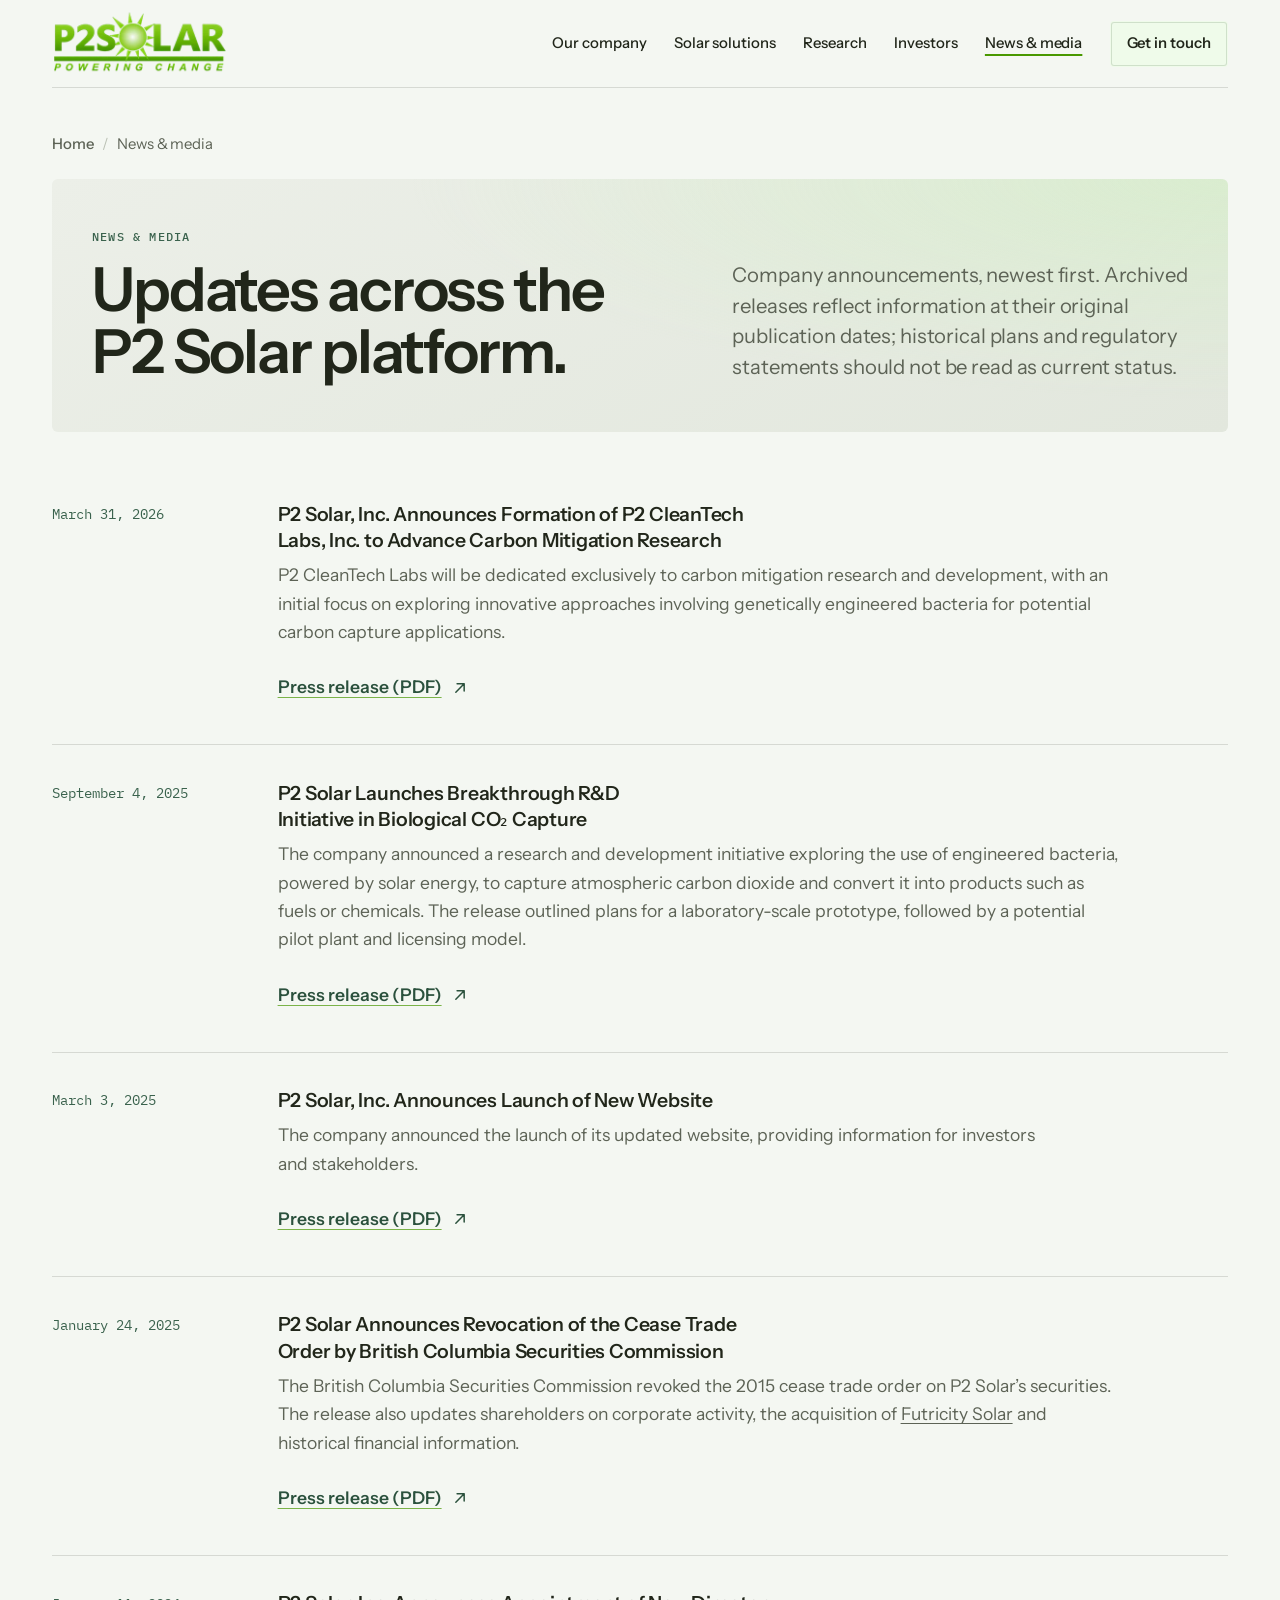
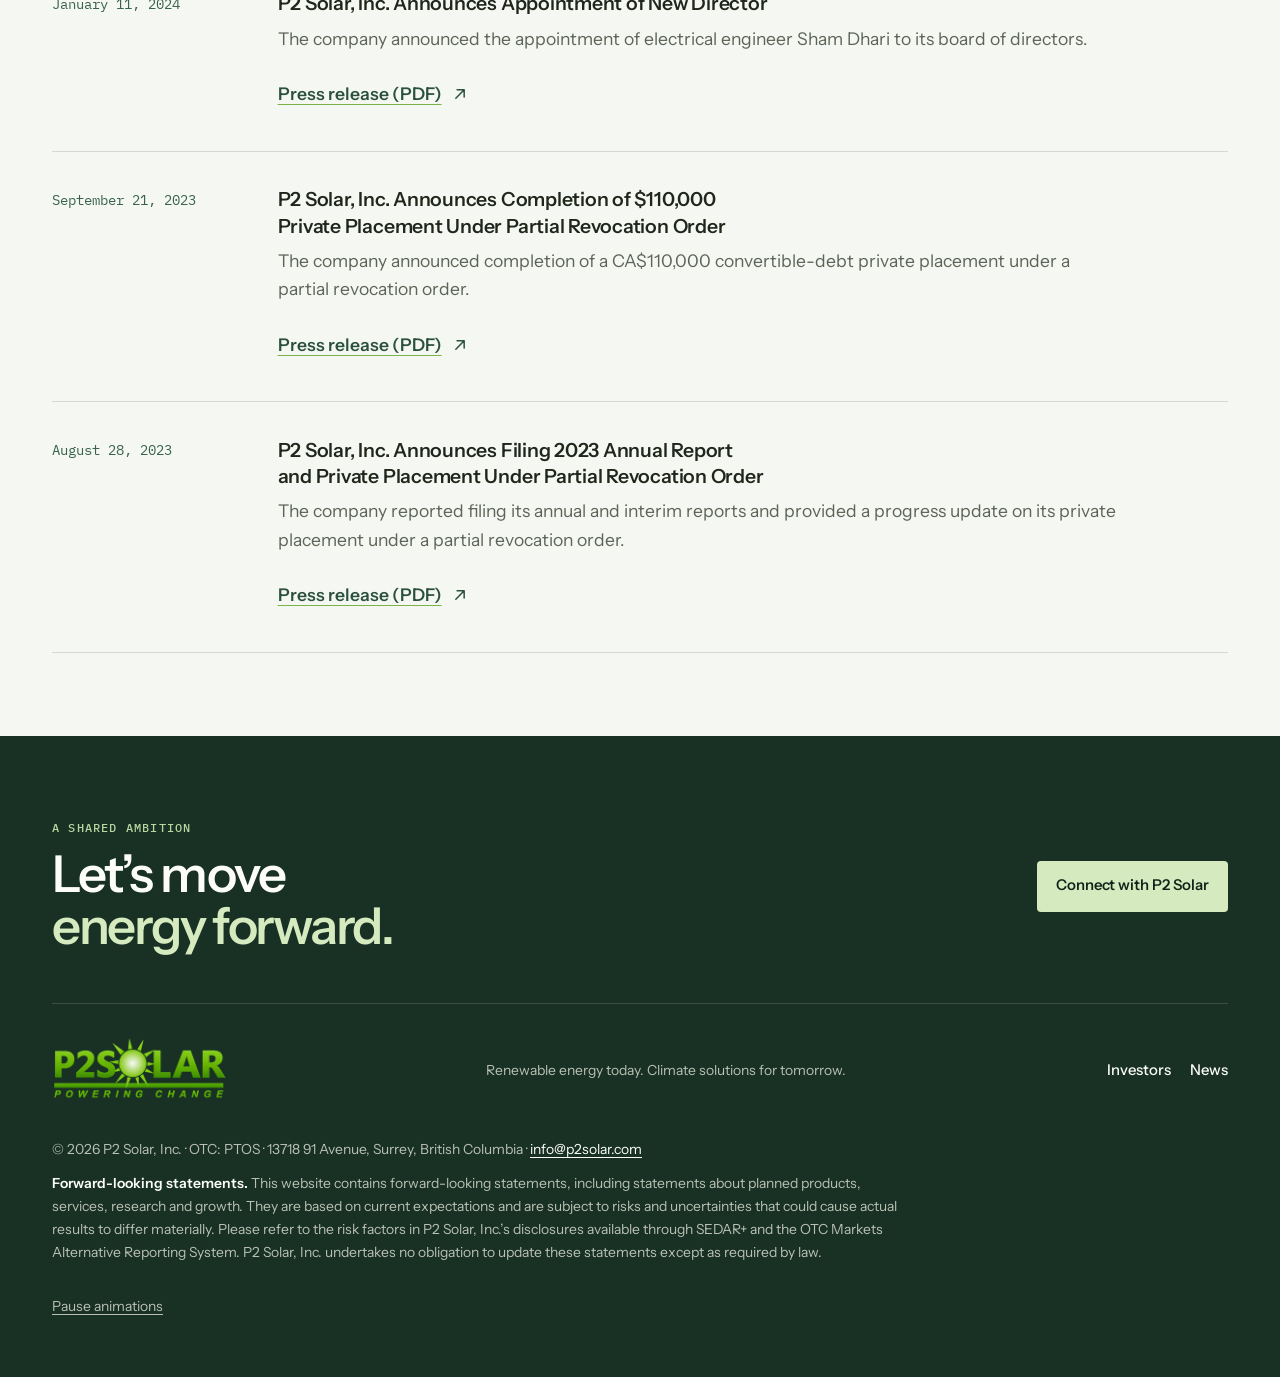
<file: news/index.html>
<!doctype html>
<html lang="en-CA">
<head>
  <meta charset="UTF-8" />
  <meta name="viewport" content="width=device-width, initial-scale=1.0" />
  <meta http-equiv="Content-Security-Policy" content="default-src 'none'; script-src 'self'; style-src 'self'; img-src 'self'; font-src 'self'; manifest-src 'self'; base-uri 'none'; form-action 'none'; object-src 'none'; upgrade-insecure-requests" />
  <meta name="referrer" content="strict-origin-when-cross-origin" />
  <title>News and Press Releases | P2 Solar, Inc.</title>
  <meta name="description" content="Press releases and announcements from P2 Solar, Inc. (OTC: PTOS), including research initiatives, regulatory updates and board appointments." />
  <meta name="robots" content="index, follow, max-image-preview:large, max-snippet:-1" />
  <link rel="canonical" href="https://www.p2solar.com/news/" />
  <meta name="theme-color" content="#183124" />
  <meta property="og:type" content="website" />
  <meta property="og:site_name" content="P2 Solar" />
  <meta property="og:locale" content="en_CA" />
  <meta property="og:title" content="News and Press Releases | P2 Solar, Inc." />
  <meta property="og:description" content="Press releases and announcements from P2 Solar, Inc. (OTC: PTOS), including research initiatives, regulatory updates and board appointments." />
  <meta property="og:url" content="https://www.p2solar.com/news/" />
  <meta property="og:image" content="https://www.p2solar.com/p2-solar-hero-v2.jpg" />
  <meta property="og:image:width" content="1600" />
  <meta property="og:image:height" content="1000" />
  <meta property="og:image:alt" content="Two installers positioning solar panels on a rooftop overlooking a green landscape." />
  <meta name="twitter:card" content="summary_large_image" />
  <meta name="twitter:title" content="News and Press Releases | P2 Solar, Inc." />
  <meta name="twitter:description" content="Press releases and announcements from P2 Solar, Inc. (OTC: PTOS), including research initiatives, regulatory updates and board appointments." />
  <meta name="twitter:image" content="https://www.p2solar.com/p2-solar-hero-v2.jpg" />
  <link rel="icon" href="../favicon.ico" sizes="48x48" />
  <link rel="icon" href="../favicon-32.png" type="image/png" sizes="32x32" />
  <link rel="icon" href="../images/icon-192.png" type="image/png" sizes="192x192" />
  <link rel="apple-touch-icon" href="../apple-touch-icon.png" />
  <link rel="alternate" type="text/plain" href="../llms.txt" title="LLM-readable site summary" />
  <link rel="preload" href="../fonts/instrument-sans.woff2" as="font" type="font/woff2" crossorigin />
  <link rel="stylesheet" href="../site.css?v=20261017-buttons" />
  <script type="application/ld+json">{"@context":"https://schema.org","@graph":[{"@type":"Corporation","@id":"https://www.p2solar.com/#organization","name":"P2 Solar","legalName":"P2 Solar, Inc.","url":"https://www.p2solar.com/","logo":{"@type":"ImageObject","url":"https://www.p2solar.com/p2-solar-transparent.png","width":600,"height":224},"image":"https://www.p2solar.com/p2-solar-hero-v2.jpg","description":"Publicly traded clean technology company in Surrey, British Columbia, installing residential and commercial solar through Futricity Solar and researching biological carbon mitigation through P2 CleanTech Labs.","tickerSymbol":"OTC PTOS","email":"info@p2solar.com","telephone":"+1-778-321-0047","address":{"@type":"PostalAddress","streetAddress":"13718 91 Avenue","addressLocality":"Surrey","addressRegion":"BC","postalCode":"V3V 7X1","addressCountry":"CA"},"areaServed":{"@type":"AdministrativeArea","name":"British Columbia"},"contactPoint":[{"@type":"ContactPoint","contactType":"customer service","email":"info@p2solar.com","areaServed":"CA","availableLanguage":"en"},{"@type":"ContactPoint","contactType":"investor relations","email":"info@p2solar.com","telephone":"+1-778-321-0047","availableLanguage":"en"}],"subOrganization":[{"@id":"https://www.p2solar.com/solutions/#futricity-solar"},{"@id":"https://www.p2solar.com/research/#p2-cleantech-labs"}],"sameAs":["https://www.otcmarkets.com/stock/PTOS/overview"]},{"@type":"WebSite","@id":"https://www.p2solar.com/#website","url":"https://www.p2solar.com/","name":"P2 Solar","publisher":{"@id":"https://www.p2solar.com/#organization"},"inLanguage":"en-CA"},{"@type":"BreadcrumbList","@id":"https://www.p2solar.com/news/#breadcrumb","itemListElement":[{"@type":"ListItem","position":1,"name":"Home","item":"https://www.p2solar.com/"},{"@type":"ListItem","position":2,"name":"News & media","item":"https://www.p2solar.com/news/"}]},{"@type":"CollectionPage","@id":"https://www.p2solar.com/news/#webpage","url":"https://www.p2solar.com/news/","name":"News and Press Releases | P2 Solar, Inc.","description":"Press releases and announcements from P2 Solar, Inc. (OTC: PTOS), including research initiatives, regulatory updates and board appointments.","isPartOf":{"@id":"https://www.p2solar.com/#website"},"about":{"@id":"https://www.p2solar.com/#organization"},"inLanguage":"en-CA","dateModified":"2026-10-16","primaryImageOfPage":{"@type":"ImageObject","url":"https://www.p2solar.com/p2-solar-hero-v2.jpg"},"breadcrumb":{"@id":"https://www.p2solar.com/news/#breadcrumb"}},{"@type":"ItemList","name":"P2 Solar press releases","itemListElement":[{"@type":"ListItem","position":1,"item":{"@type":"NewsArticle","headline":"P2 Solar, Inc. Announces Formation of P2 CleanTech Labs, Inc. to Advance Carbon Mitigation Research","datePublished":"2026-03-31","description":"P2 CleanTech Labs will be dedicated exclusively to carbon mitigation research and development, with an initial focus on exploring innovative approaches involving genetically engineered bacteria for potential carbon capture applications.","url":"https://www.p2solar.com/press-release-2026-03-31.pdf","mainEntityOfPage":"https://www.p2solar.com/news/#cleantech-labs-formation","image":"https://www.p2solar.com/p2-solar-hero-v2.jpg","author":{"@id":"https://www.p2solar.com/#organization"},"publisher":{"@id":"https://www.p2solar.com/#organization"}}},{"@type":"ListItem","position":2,"item":{"@type":"NewsArticle","headline":"P2 Solar Launches Breakthrough R&D Initiative in Biological CO₂ Capture","datePublished":"2025-09-04","description":"The company announced a research and development initiative exploring the use of engineered bacteria, powered by solar energy, to capture atmospheric carbon dioxide and convert it into products such as fuels or chemicals. The release outlined plans for a laboratory-scale prototype, followed by a potential pilot plant and licensing model.","url":"https://www.p2solar.com/press-release-2025-09-04.pdf","mainEntityOfPage":"https://www.p2solar.com/news/#co2-capture-initiative","image":"https://www.p2solar.com/p2-solar-hero-v2.jpg","author":{"@id":"https://www.p2solar.com/#organization"},"publisher":{"@id":"https://www.p2solar.com/#organization"}}},{"@type":"ListItem","position":3,"item":{"@type":"NewsArticle","headline":"P2 Solar, Inc. Announces Launch of New Website","datePublished":"2025-03-03","description":"The company announced the launch of its updated website, providing information for investors and stakeholders.","url":"https://www.p2solar.com/press-release-2025-03-03.pdf","mainEntityOfPage":"https://www.p2solar.com/news/#new-website","image":"https://www.p2solar.com/p2-solar-hero-v2.jpg","author":{"@id":"https://www.p2solar.com/#organization"},"publisher":{"@id":"https://www.p2solar.com/#organization"}}},{"@type":"ListItem","position":4,"item":{"@type":"NewsArticle","headline":"P2 Solar Announces Revocation of the Cease Trade Order by British Columbia Securities Commission","datePublished":"2025-01-24","description":"The British Columbia Securities Commission revoked the 2015 cease trade order on P2 Solar’s securities. The release also updates shareholders on corporate activity, the acquisition of Futricity Solar and historical financial information.","url":"https://www.p2solar.com/press-release-2025-01-24.pdf","mainEntityOfPage":"https://www.p2solar.com/news/#cease-trade-order-revoked","image":"https://www.p2solar.com/p2-solar-hero-v2.jpg","author":{"@id":"https://www.p2solar.com/#organization"},"publisher":{"@id":"https://www.p2solar.com/#organization"}}},{"@type":"ListItem","position":5,"item":{"@type":"NewsArticle","headline":"P2 Solar, Inc. Announces Appointment of New Director","datePublished":"2024-01-11","description":"The company announced the appointment of electrical engineer Sham Dhari to its board of directors.","url":"https://www.p2solar.com/press-release-2024-01-11.pdf","mainEntityOfPage":"https://www.p2solar.com/news/#director-appointment","image":"https://www.p2solar.com/p2-solar-hero-v2.jpg","author":{"@id":"https://www.p2solar.com/#organization"},"publisher":{"@id":"https://www.p2solar.com/#organization"}}},{"@type":"ListItem","position":6,"item":{"@type":"NewsArticle","headline":"P2 Solar, Inc. Announces Completion of $110,000 Private Placement Under Partial Revocation Order","datePublished":"2023-09-21","description":"The company announced completion of a CA$110,000 convertible-debt private placement under a partial revocation order.","url":"https://www.p2solar.com/press-release-2023-09-21.pdf","mainEntityOfPage":"https://www.p2solar.com/news/#private-placement-completed","image":"https://www.p2solar.com/p2-solar-hero-v2.jpg","author":{"@id":"https://www.p2solar.com/#organization"},"publisher":{"@id":"https://www.p2solar.com/#organization"}}},{"@type":"ListItem","position":7,"item":{"@type":"NewsArticle","headline":"P2 Solar, Inc. Announces Filing 2023 Annual Report and Private Placement Under Partial Revocation Order","datePublished":"2023-08-28","description":"The company reported filing its annual and interim reports and provided a progress update on its private placement under a partial revocation order.","url":"https://www.p2solar.com/press-release-2023-08-28.pdf","mainEntityOfPage":"https://www.p2solar.com/news/#annual-report-filed","image":"https://www.p2solar.com/p2-solar-hero-v2.jpg","author":{"@id":"https://www.p2solar.com/#organization"},"publisher":{"@id":"https://www.p2solar.com/#organization"}}}]}]}</script>
</head>
<body class="detail-view">
  <a class="skip-link" href="#main">Skip to content</a>
  <header class="site-header">
    <a class="brand" href="../" aria-label="P2 Solar home"><picture><source type="image/webp" srcset="../images/logo.webp" /><img class="corporate-logo" src="../images/logo.png" width="360" height="134" alt="P2 Solar, Powering Change" decoding="async" /></picture></a>
    <button class="menu-toggle" type="button" aria-expanded="false" aria-controls="main-nav">Menu <span aria-hidden="true">☰</span></button>
    <nav id="main-nav" aria-label="Primary navigation">
      <a href="../about/">Our company</a><a href="../solutions/">Solar solutions</a><a href="../research/">Research</a><a href="../investors/">Investors</a><a href="../news/" aria-current="page">News &amp; media</a><a class="nav-contact" href="../contact/">Get in touch <span aria-hidden="true">↗</span></a>
    </nav>
  </header>
  <main id="main" tabindex="-1">
    <article class="route-panel">
      <nav class="breadcrumb-nav" aria-label="Breadcrumb"><ol><li><a href="../">Home</a></li><li aria-current="page">News &amp; media</li></ol></nav>
      <header class="route-header">
        <div>
          <p class="eyebrow">News &amp; media</p>
          <h1>Updates across the P2 Solar platform.</h1>
        </div>
        <p class="route-intro">Company announcements, newest first. Archived releases reflect information at their original publication dates; historical plans and regulatory statements should not be read as current status.</p>
      </header>
      <div class="route-grid cols-1 news-archive">
        <section class="route-item" id="cleantech-labs-formation">
          <h2>P2 Solar, Inc. Announces Formation of P2 CleanTech Labs, Inc. to Advance Carbon Mitigation Research</h2>
          <time datetime="2026-03-31">March 31, 2026</time>
          <p>P2 CleanTech Labs will be dedicated exclusively to carbon mitigation research and development, with an initial focus on exploring innovative approaches involving genetically engineered bacteria for potential carbon capture applications.</p>
          <div class="route-actions"><a class="document-link" href="../press-release-2026-03-31.pdf" target="_blank" rel="noopener"><span class="link-label">Press release (PDF)</span><svg class="link-icon icon-out" viewBox="0 0 24 24" aria-hidden="true"><path d="M7 17 17 7M8.5 7H17v8.5"/></svg><span class="sr-only"> (opens in a new tab)</span></a></div>
        </section>
        <section class="route-item" id="co2-capture-initiative">
          <h2>P2 Solar Launches Breakthrough R&amp;D Initiative in Biological CO₂ Capture</h2>
          <time datetime="2025-09-04">September 4, 2025</time>
          <p>The company announced a research and development initiative exploring the use of engineered bacteria, powered by solar energy, to capture atmospheric carbon dioxide and convert it into products such as fuels or chemicals. The release outlined plans for a laboratory-scale prototype, followed by a potential pilot plant and licensing model.</p>
          <div class="route-actions"><a class="document-link" href="../press-release-2025-09-04.pdf" target="_blank" rel="noopener"><span class="link-label">Press release (PDF)</span><svg class="link-icon icon-out" viewBox="0 0 24 24" aria-hidden="true"><path d="M7 17 17 7M8.5 7H17v8.5"/></svg><span class="sr-only"> (opens in a new tab)</span></a></div>
        </section>
        <section class="route-item" id="new-website">
          <h2>P2 Solar, Inc. Announces Launch of New Website</h2>
          <time datetime="2025-03-03">March 3, 2025</time>
          <p>The company announced the launch of its updated website, providing information for investors and stakeholders.</p>
          <div class="route-actions"><a class="document-link" href="../press-release-2025-03-03.pdf" target="_blank" rel="noopener"><span class="link-label">Press release (PDF)</span><svg class="link-icon icon-out" viewBox="0 0 24 24" aria-hidden="true"><path d="M7 17 17 7M8.5 7H17v8.5"/></svg><span class="sr-only"> (opens in a new tab)</span></a></div>
        </section>
        <section class="route-item" id="cease-trade-order-revoked">
          <h2>P2 Solar Announces Revocation of the Cease Trade Order by British Columbia Securities Commission</h2>
          <time datetime="2025-01-24">January 24, 2025</time>
          <p>The British Columbia Securities Commission revoked the 2015 cease trade order on P2 Solar’s securities. The release also updates shareholders on corporate activity, the acquisition of <a class="futricity-inline" href="https://futricitysolar.com">Futricity Solar</a> and historical financial information.</p>
          <div class="route-actions"><a class="document-link" href="../press-release-2025-01-24.pdf" target="_blank" rel="noopener"><span class="link-label">Press release (PDF)</span><svg class="link-icon icon-out" viewBox="0 0 24 24" aria-hidden="true"><path d="M7 17 17 7M8.5 7H17v8.5"/></svg><span class="sr-only"> (opens in a new tab)</span></a></div>
        </section>
        <section class="route-item" id="director-appointment">
          <h2>P2 Solar, Inc. Announces Appointment of New Director</h2>
          <time datetime="2024-01-11">January 11, 2024</time>
          <p>The company announced the appointment of electrical engineer Sham Dhari to its board of directors.</p>
          <div class="route-actions"><a class="document-link" href="../press-release-2024-01-11.pdf" target="_blank" rel="noopener"><span class="link-label">Press release (PDF)</span><svg class="link-icon icon-out" viewBox="0 0 24 24" aria-hidden="true"><path d="M7 17 17 7M8.5 7H17v8.5"/></svg><span class="sr-only"> (opens in a new tab)</span></a></div>
        </section>
        <section class="route-item" id="private-placement-completed">
          <h2>P2 Solar, Inc. Announces Completion of $110,000 Private Placement Under Partial Revocation Order</h2>
          <time datetime="2023-09-21">September 21, 2023</time>
          <p>The company announced completion of a CA$110,000 convertible-debt private placement under a partial revocation order.</p>
          <div class="route-actions"><a class="document-link" href="../press-release-2023-09-21.pdf" target="_blank" rel="noopener"><span class="link-label">Press release (PDF)</span><svg class="link-icon icon-out" viewBox="0 0 24 24" aria-hidden="true"><path d="M7 17 17 7M8.5 7H17v8.5"/></svg><span class="sr-only"> (opens in a new tab)</span></a></div>
        </section>
        <section class="route-item" id="annual-report-filed">
          <h2>P2 Solar, Inc. Announces Filing 2023 Annual Report and Private Placement Under Partial Revocation Order</h2>
          <time datetime="2023-08-28">August 28, 2023</time>
          <p>The company reported filing its annual and interim reports and provided a progress update on its private placement under a partial revocation order.</p>
          <div class="route-actions"><a class="document-link" href="../press-release-2023-08-28.pdf" target="_blank" rel="noopener"><span class="link-label">Press release (PDF)</span><svg class="link-icon icon-out" viewBox="0 0 24 24" aria-hidden="true"><path d="M7 17 17 7M8.5 7H17v8.5"/></svg><span class="sr-only"> (opens in a new tab)</span></a></div>
        </section>
      </div>
    </article>
  </main>
  <footer>
    <div class="footer-top"><div><p class="eyebrow">A shared ambition</p><h2>Let’s move<br /><em>energy forward.</em></h2></div><a class="button button-primary" href="../contact/">Connect with P2 Solar <span aria-hidden="true">↗</span></a></div>
    <div class="footer-bottom"><a class="brand footer-logo" href="../" aria-label="P2 Solar home"><picture><source type="image/webp" srcset="../images/logo.webp" /><img class="corporate-logo" src="../images/logo.png" width="360" height="134" alt="P2 Solar, Powering Change" decoding="async" loading="lazy" /></picture></a><p>Renewable energy today. Climate solutions for tomorrow.</p><nav aria-label="Footer navigation"><a href="../investors/">Investors</a><a href="../news/">News</a></nav></div>
    <div class="footer-legal">
      <p class="footer-note">© 2026 P2 Solar, Inc. · OTC: PTOS · 13718 91 Avenue, Surrey, British Columbia · <a href="mailto:info@p2solar.com">info@p2solar.com</a></p>
      <p class="footer-disclaimer"><strong>Forward-looking statements.</strong> This website contains forward-looking statements, including statements about planned products, services, research and growth. They are based on current expectations and are subject to risks and uncertainties that could cause actual results to differ materially. Please refer to the risk factors in P2 Solar, Inc.’s disclosures available through SEDAR+ and the OTC Markets Alternative Reporting System. P2 Solar, Inc. undertakes no obligation to update these statements except as required by law.</p>
      <button class="motion-toggle" type="button" aria-pressed="false">Pause animations</button>
    </div>
  </footer>
  <script src="../app.js?v=20261015-film" defer></script>
</body>
</html>
</file>
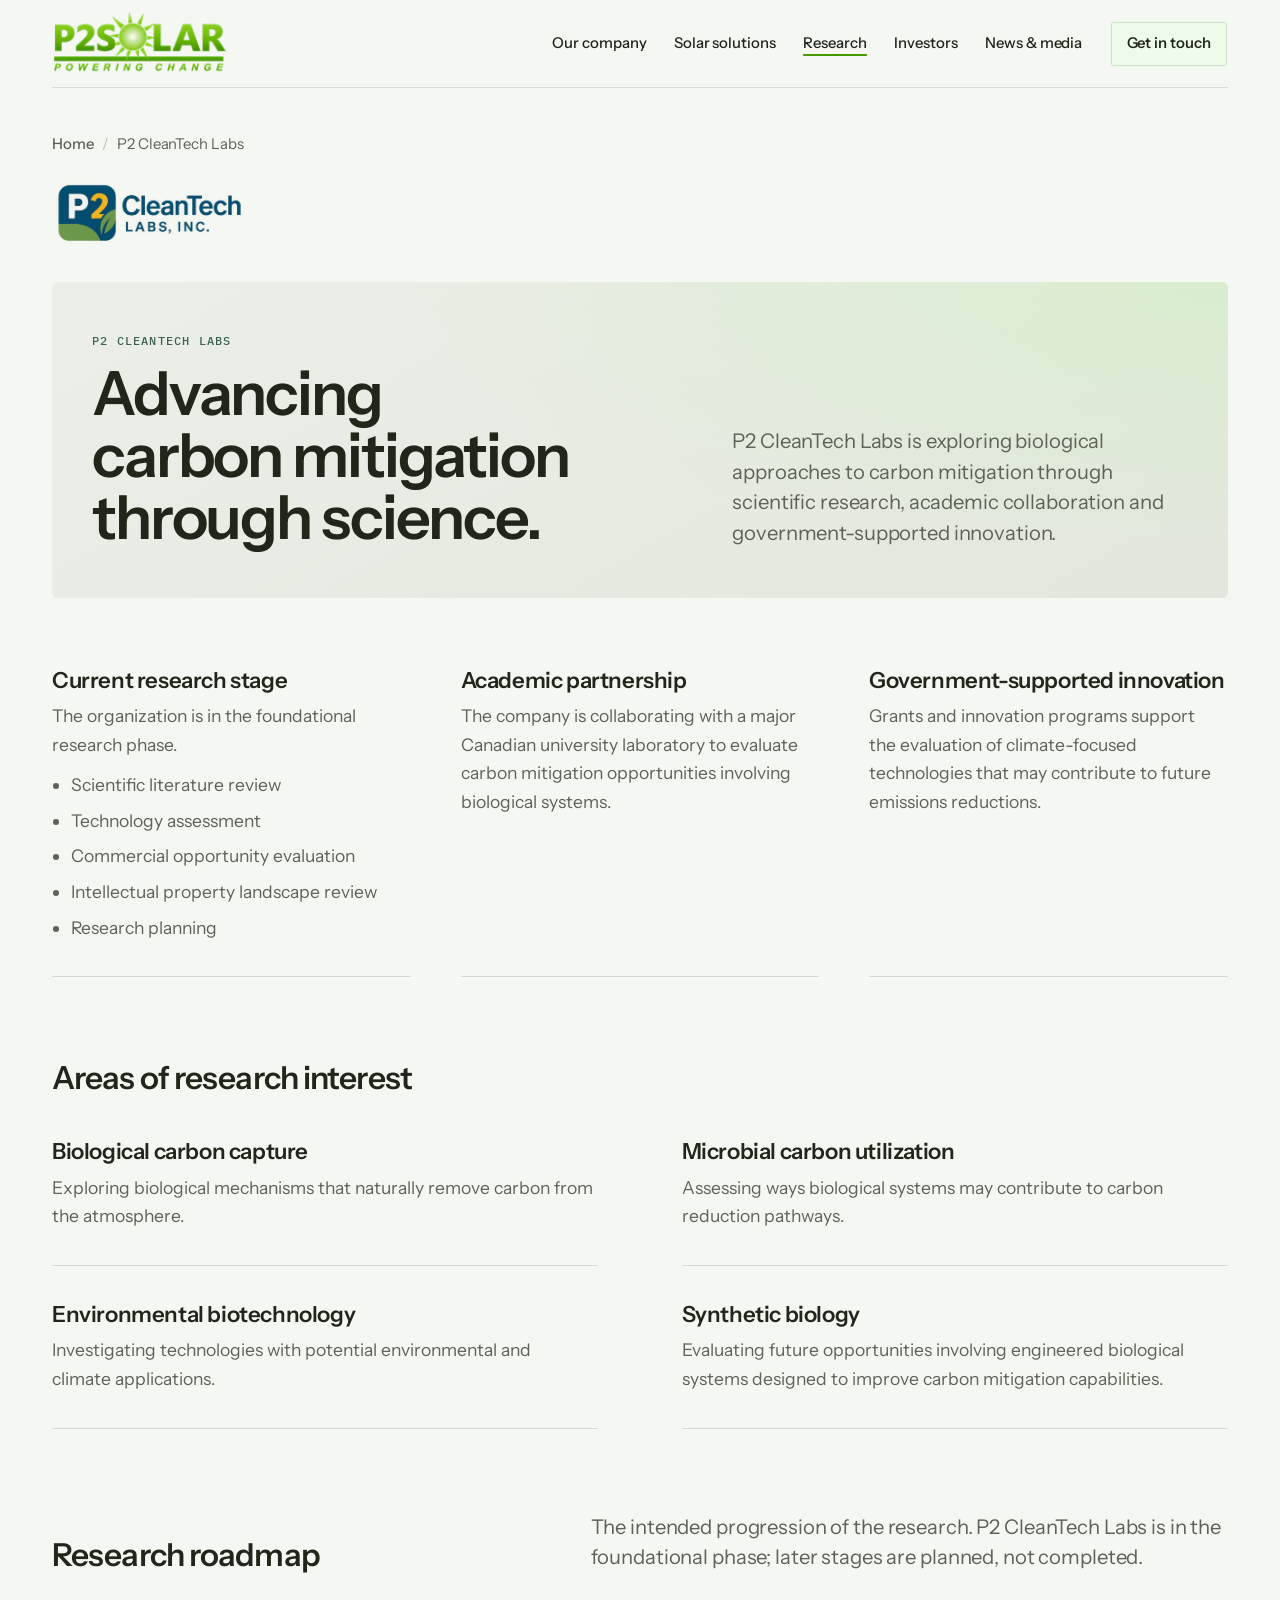
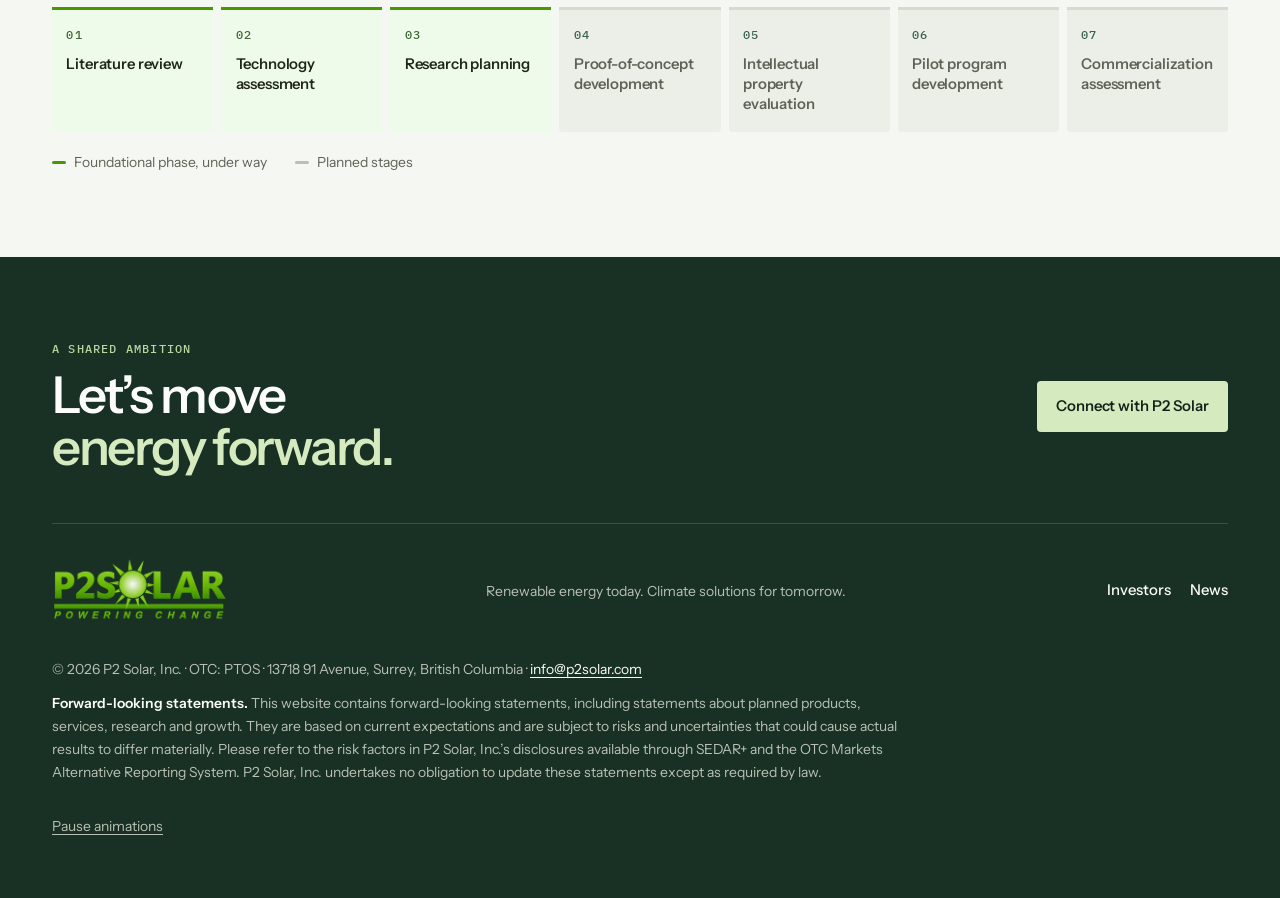
<file: research/index.html>
<!doctype html>
<html lang="en-CA">
<head>
  <meta charset="UTF-8" />
  <meta name="viewport" content="width=device-width, initial-scale=1.0" />
  <meta http-equiv="Content-Security-Policy" content="default-src 'none'; script-src 'self'; style-src 'self'; img-src 'self'; font-src 'self'; manifest-src 'self'; base-uri 'none'; form-action 'none'; object-src 'none'; upgrade-insecure-requests" />
  <meta name="referrer" content="strict-origin-when-cross-origin" />
  <title>Carbon Mitigation Research | P2 CleanTech Labs</title>
  <meta name="description" content="P2 CleanTech Labs, the research arm of P2 Solar, is evaluating biological carbon capture and microbial carbon utilization with a Canadian university lab." />
  <meta name="robots" content="index, follow, max-image-preview:large, max-snippet:-1" />
  <link rel="canonical" href="https://www.p2solar.com/research/" />
  <meta name="theme-color" content="#183124" />
  <meta property="og:type" content="website" />
  <meta property="og:site_name" content="P2 Solar" />
  <meta property="og:locale" content="en_CA" />
  <meta property="og:title" content="Carbon Mitigation Research | P2 CleanTech Labs" />
  <meta property="og:description" content="P2 CleanTech Labs, the research arm of P2 Solar, is evaluating biological carbon capture and microbial carbon utilization with a Canadian university lab." />
  <meta property="og:url" content="https://www.p2solar.com/research/" />
  <meta property="og:image" content="https://www.p2solar.com/p2-solar-hero-v2.jpg" />
  <meta property="og:image:width" content="1600" />
  <meta property="og:image:height" content="1000" />
  <meta property="og:image:alt" content="Two installers positioning solar panels on a rooftop overlooking a green landscape." />
  <meta name="twitter:card" content="summary_large_image" />
  <meta name="twitter:title" content="Carbon Mitigation Research | P2 CleanTech Labs" />
  <meta name="twitter:description" content="P2 CleanTech Labs, the research arm of P2 Solar, is evaluating biological carbon capture and microbial carbon utilization with a Canadian university lab." />
  <meta name="twitter:image" content="https://www.p2solar.com/p2-solar-hero-v2.jpg" />
  <link rel="icon" href="../favicon.ico" sizes="48x48" />
  <link rel="icon" href="../favicon-32.png" type="image/png" sizes="32x32" />
  <link rel="icon" href="../images/icon-192.png" type="image/png" sizes="192x192" />
  <link rel="apple-touch-icon" href="../apple-touch-icon.png" />
  <link rel="alternate" type="text/plain" href="../llms.txt" title="LLM-readable site summary" />
  <link rel="preload" href="../fonts/instrument-sans.woff2" as="font" type="font/woff2" crossorigin />
  <link rel="stylesheet" href="../site.css?v=20261017-buttons" />
  <script type="application/ld+json">{"@context":"https://schema.org","@graph":[{"@type":"Corporation","@id":"https://www.p2solar.com/#organization","name":"P2 Solar","legalName":"P2 Solar, Inc.","url":"https://www.p2solar.com/","logo":{"@type":"ImageObject","url":"https://www.p2solar.com/p2-solar-transparent.png","width":600,"height":224},"image":"https://www.p2solar.com/p2-solar-hero-v2.jpg","description":"Publicly traded clean technology company in Surrey, British Columbia, installing residential and commercial solar through Futricity Solar and researching biological carbon mitigation through P2 CleanTech Labs.","tickerSymbol":"OTC PTOS","email":"info@p2solar.com","telephone":"+1-778-321-0047","address":{"@type":"PostalAddress","streetAddress":"13718 91 Avenue","addressLocality":"Surrey","addressRegion":"BC","postalCode":"V3V 7X1","addressCountry":"CA"},"areaServed":{"@type":"AdministrativeArea","name":"British Columbia"},"contactPoint":[{"@type":"ContactPoint","contactType":"customer service","email":"info@p2solar.com","areaServed":"CA","availableLanguage":"en"},{"@type":"ContactPoint","contactType":"investor relations","email":"info@p2solar.com","telephone":"+1-778-321-0047","availableLanguage":"en"}],"subOrganization":[{"@id":"https://www.p2solar.com/solutions/#futricity-solar"},{"@id":"https://www.p2solar.com/research/#p2-cleantech-labs"}],"sameAs":["https://www.otcmarkets.com/stock/PTOS/overview"]},{"@type":"WebSite","@id":"https://www.p2solar.com/#website","url":"https://www.p2solar.com/","name":"P2 Solar","publisher":{"@id":"https://www.p2solar.com/#organization"},"inLanguage":"en-CA"},{"@type":"BreadcrumbList","@id":"https://www.p2solar.com/research/#breadcrumb","itemListElement":[{"@type":"ListItem","position":1,"name":"Home","item":"https://www.p2solar.com/"},{"@type":"ListItem","position":2,"name":"P2 CleanTech Labs","item":"https://www.p2solar.com/research/"}]},{"@type":"WebPage","@id":"https://www.p2solar.com/research/#webpage","url":"https://www.p2solar.com/research/","name":"Carbon Mitigation Research | P2 CleanTech Labs","description":"P2 CleanTech Labs, the research arm of P2 Solar, is evaluating biological carbon capture and microbial carbon utilization with a Canadian university lab.","isPartOf":{"@id":"https://www.p2solar.com/#website"},"about":{"@id":"https://www.p2solar.com/#organization"},"inLanguage":"en-CA","dateModified":"2026-10-16","primaryImageOfPage":{"@type":"ImageObject","url":"https://www.p2solar.com/p2-solar-hero-v2.jpg"},"breadcrumb":{"@id":"https://www.p2solar.com/research/#breadcrumb"}},{"@type":"Organization","@id":"https://www.p2solar.com/research/#p2-cleantech-labs","name":"P2 CleanTech Labs","legalName":"P2 CleanTech Labs Inc.","url":"https://www.p2solar.com/research/","logo":"https://www.p2solar.com/p2-cleantech.jpg","parentOrganization":{"@id":"https://www.p2solar.com/#organization"},"description":"Research division of P2 Solar evaluating biological approaches to carbon mitigation.","knowsAbout":["Biological carbon capture","Microbial carbon utilization","Environmental biotechnology","Synthetic biology"]}]}</script>
</head>
<body class="detail-view">
  <a class="skip-link" href="#main">Skip to content</a>
  <header class="site-header">
    <a class="brand" href="../" aria-label="P2 Solar home"><picture><source type="image/webp" srcset="../images/logo.webp" /><img class="corporate-logo" src="../images/logo.png" width="360" height="134" alt="P2 Solar, Powering Change" decoding="async" /></picture></a>
    <button class="menu-toggle" type="button" aria-expanded="false" aria-controls="main-nav">Menu <span aria-hidden="true">☰</span></button>
    <nav id="main-nav" aria-label="Primary navigation">
      <a href="../about/">Our company</a><a href="../solutions/">Solar solutions</a><a href="../research/" aria-current="page">Research</a><a href="../investors/">Investors</a><a href="../news/">News &amp; media</a><a class="nav-contact" href="../contact/">Get in touch <span aria-hidden="true">↗</span></a>
    </nav>
  </header>
  <main id="main" tabindex="-1">
    <article class="route-panel">
      <nav class="breadcrumb-nav" aria-label="Breadcrumb"><ol><li><a href="../">Home</a></li><li aria-current="page">P2 CleanTech Labs</li></ol></nav>
      <div class="route-brand"><img src="../p2-cleantech.jpg" width="864" height="307" alt="P2 CleanTech Labs Inc." /></div>
      <header class="route-header">
        <div>
          <p class="eyebrow">P2 CleanTech Labs</p>
          <h1>Advancing carbon mitigation through science.</h1>
        </div>
        <p class="route-intro">P2 CleanTech Labs is exploring biological approaches to carbon mitigation through scientific research, academic collaboration and government-supported innovation.</p>
      </header>
      <div class="route-grid cols-3">
        <section class="route-item">
          <h2>Current research stage</h2>
          <p>The organization is in the foundational research phase.</p>
          <ul><li>Scientific literature review</li><li>Technology assessment</li><li>Commercial opportunity evaluation</li><li>Intellectual property landscape review</li><li>Research planning</li></ul>
        </section>
        <section class="route-item">
          <h2>Academic partnership</h2>
          <p>The company is collaborating with a major Canadian university laboratory to evaluate carbon mitigation opportunities involving biological systems.</p>
        </section>
        <section class="route-item">
          <h2>Government-supported innovation</h2>
          <p>Grants and innovation programs support the evaluation of climate-focused technologies that may contribute to future emissions reductions.</p>
        </section>
      </div>
      <h2 class="leadership-heading">Areas of research interest</h2>
      <div class="route-grid cols-2">
        <section class="route-item">
          <h2>Biological carbon capture</h2>
          <p>Exploring biological mechanisms that naturally remove carbon from the atmosphere.</p>
        </section>
        <section class="route-item">
          <h2>Microbial carbon utilization</h2>
          <p>Assessing ways biological systems may contribute to carbon reduction pathways.</p>
        </section>
        <section class="route-item">
          <h2>Environmental biotechnology</h2>
          <p>Investigating technologies with potential environmental and climate applications.</p>
        </section>
        <section class="route-item">
          <h2>Synthetic biology</h2>
          <p>Evaluating future opportunities involving engineered biological systems designed to improve carbon mitigation capabilities.</p>
        </section>
      </div>
      <section class="roadmap" aria-labelledby="roadmap-title">
        <div class="roadmap-head"><h2 id="roadmap-title">Research roadmap</h2><p>The intended progression of the research. P2 CleanTech Labs is in the foundational phase; later stages are planned, not completed.</p></div>
        <ol class="roadmap-steps"><li class="is-current"><span class="step-num">01</span><span class="step-name">Literature review</span></li><li class="is-current"><span class="step-num">02</span><span class="step-name">Technology assessment</span></li><li class="is-current"><span class="step-num">03</span><span class="step-name">Research planning</span></li><li class="is-planned"><span class="step-num">04</span><span class="step-name">Proof-of-concept development</span></li><li class="is-planned"><span class="step-num">05</span><span class="step-name">Intellectual property evaluation</span></li><li class="is-planned"><span class="step-num">06</span><span class="step-name">Pilot program development</span></li><li class="is-planned"><span class="step-num">07</span><span class="step-name">Commercialization assessment</span></li></ol>
        <p class="roadmap-legend"><span><i class="legend-dot is-current" aria-hidden="true"></i>Foundational phase, under way</span><span><i class="legend-dot is-planned" aria-hidden="true"></i>Planned stages</span></p>
      </section>
    </article>
  </main>
  <footer>
    <div class="footer-top"><div><p class="eyebrow">A shared ambition</p><h2>Let’s move<br /><em>energy forward.</em></h2></div><a class="button button-primary" href="../contact/">Connect with P2 Solar <span aria-hidden="true">↗</span></a></div>
    <div class="footer-bottom"><a class="brand footer-logo" href="../" aria-label="P2 Solar home"><picture><source type="image/webp" srcset="../images/logo.webp" /><img class="corporate-logo" src="../images/logo.png" width="360" height="134" alt="P2 Solar, Powering Change" decoding="async" loading="lazy" /></picture></a><p>Renewable energy today. Climate solutions for tomorrow.</p><nav aria-label="Footer navigation"><a href="../investors/">Investors</a><a href="../news/">News</a></nav></div>
    <div class="footer-legal">
      <p class="footer-note">© 2026 P2 Solar, Inc. · OTC: PTOS · 13718 91 Avenue, Surrey, British Columbia · <a href="mailto:info@p2solar.com">info@p2solar.com</a></p>
      <p class="footer-disclaimer"><strong>Forward-looking statements.</strong> This website contains forward-looking statements, including statements about planned products, services, research and growth. They are based on current expectations and are subject to risks and uncertainties that could cause actual results to differ materially. Please refer to the risk factors in P2 Solar, Inc.’s disclosures available through SEDAR+ and the OTC Markets Alternative Reporting System. P2 Solar, Inc. undertakes no obligation to update these statements except as required by law.</p>
      <button class="motion-toggle" type="button" aria-pressed="false">Pause animations</button>
    </div>
  </footer>
  <script src="../app.js?v=20261015-film" defer></script>
</body>
</html>
</file>
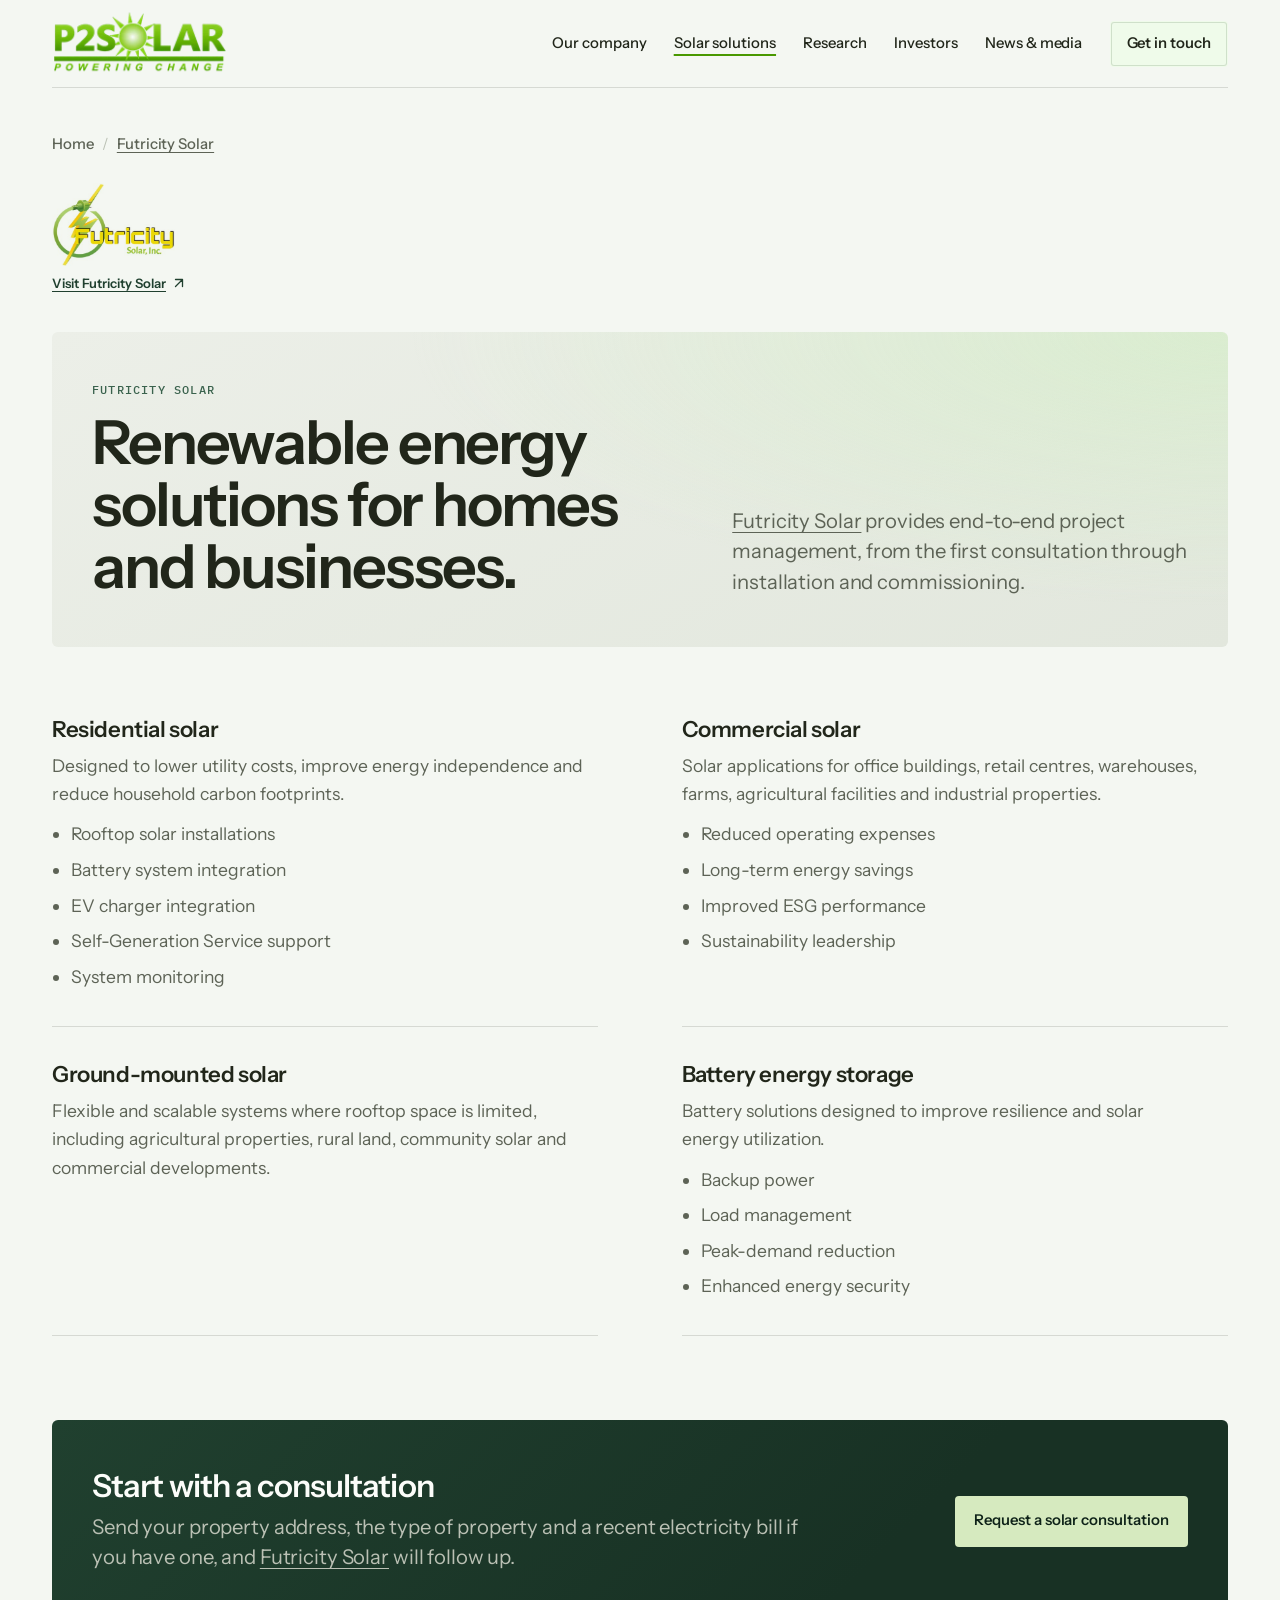
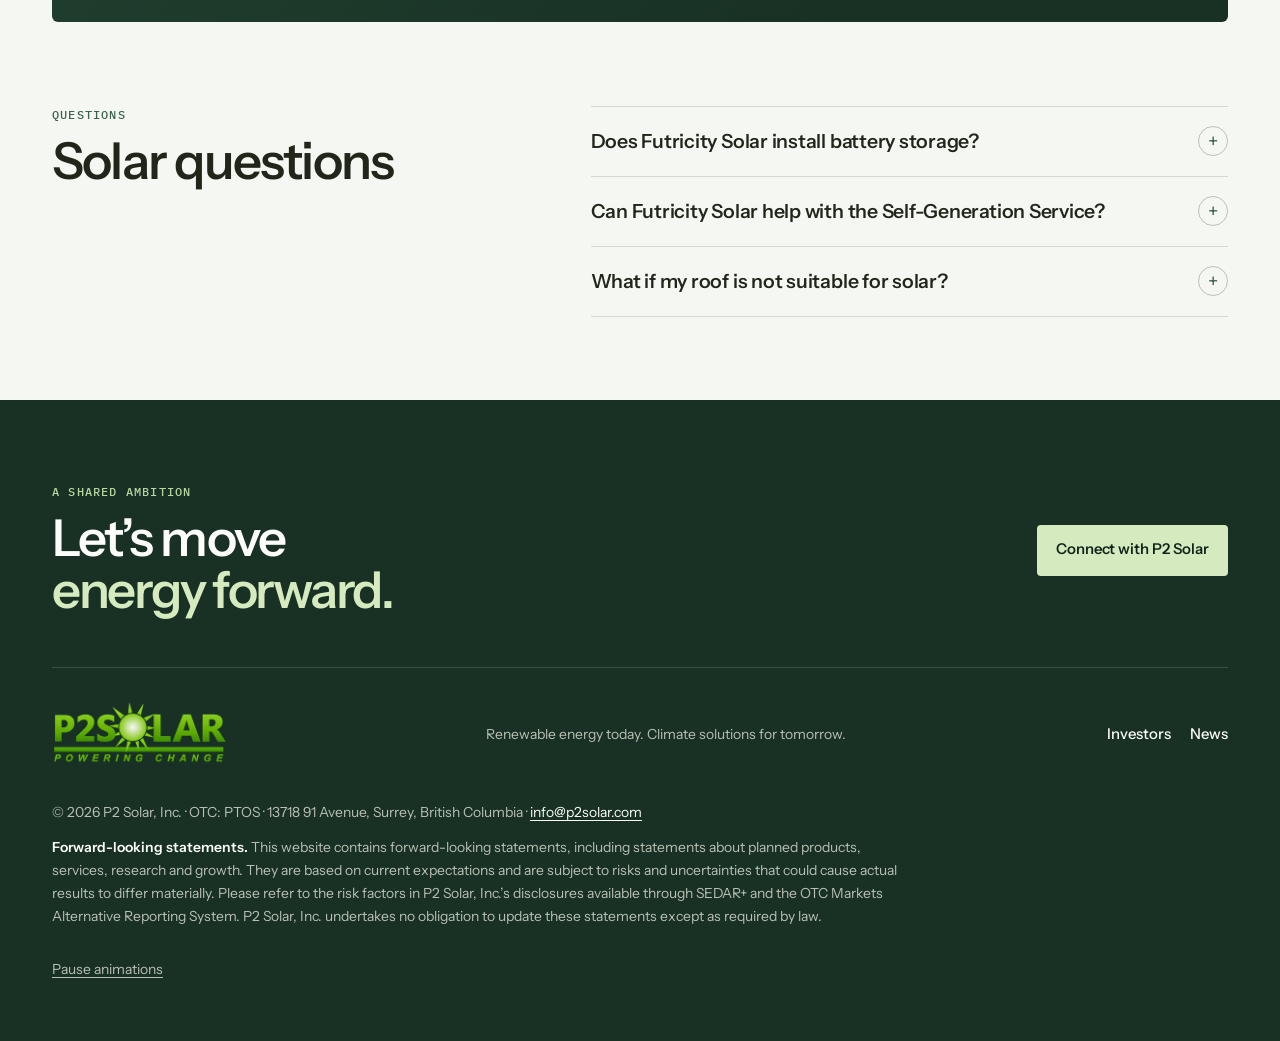
<file: solutions/index.html>
<!doctype html>
<html lang="en-CA">
<head>
  <meta charset="UTF-8" />
  <meta name="viewport" content="width=device-width, initial-scale=1.0" />
  <meta http-equiv="Content-Security-Policy" content="default-src 'none'; script-src 'self'; style-src 'self'; img-src 'self'; font-src 'self'; manifest-src 'self'; base-uri 'none'; form-action 'none'; object-src 'none'; upgrade-insecure-requests" />
  <meta name="referrer" content="strict-origin-when-cross-origin" />
  <title>Residential and Commercial Solar in BC | Futricity Solar</title>
  <meta name="description" content="Futricity Solar designs and installs rooftop, commercial and ground-mounted solar, battery storage and EV charging across British Columbia." />
  <meta name="robots" content="index, follow, max-image-preview:large, max-snippet:-1" />
  <link rel="canonical" href="https://www.p2solar.com/solutions/" />
  <meta name="theme-color" content="#183124" />
  <meta property="og:type" content="website" />
  <meta property="og:site_name" content="P2 Solar" />
  <meta property="og:locale" content="en_CA" />
  <meta property="og:title" content="Residential and Commercial Solar in BC | Futricity Solar" />
  <meta property="og:description" content="Futricity Solar designs and installs rooftop, commercial and ground-mounted solar, battery storage and EV charging across British Columbia." />
  <meta property="og:url" content="https://www.p2solar.com/solutions/" />
  <meta property="og:image" content="https://www.p2solar.com/p2-solar-hero-v2.jpg" />
  <meta property="og:image:width" content="1600" />
  <meta property="og:image:height" content="1000" />
  <meta property="og:image:alt" content="Two installers positioning solar panels on a rooftop overlooking a green landscape." />
  <meta name="twitter:card" content="summary_large_image" />
  <meta name="twitter:title" content="Residential and Commercial Solar in BC | Futricity Solar" />
  <meta name="twitter:description" content="Futricity Solar designs and installs rooftop, commercial and ground-mounted solar, battery storage and EV charging across British Columbia." />
  <meta name="twitter:image" content="https://www.p2solar.com/p2-solar-hero-v2.jpg" />
  <link rel="icon" href="../favicon.ico" sizes="48x48" />
  <link rel="icon" href="../favicon-32.png" type="image/png" sizes="32x32" />
  <link rel="icon" href="../images/icon-192.png" type="image/png" sizes="192x192" />
  <link rel="apple-touch-icon" href="../apple-touch-icon.png" />
  <link rel="alternate" type="text/plain" href="../llms.txt" title="LLM-readable site summary" />
  <link rel="preload" href="../fonts/instrument-sans.woff2" as="font" type="font/woff2" crossorigin />
  <link rel="stylesheet" href="../site.css?v=20261017-buttons" />
  <script type="application/ld+json">{"@context":"https://schema.org","@graph":[{"@type":"Corporation","@id":"https://www.p2solar.com/#organization","name":"P2 Solar","legalName":"P2 Solar, Inc.","url":"https://www.p2solar.com/","logo":{"@type":"ImageObject","url":"https://www.p2solar.com/p2-solar-transparent.png","width":600,"height":224},"image":"https://www.p2solar.com/p2-solar-hero-v2.jpg","description":"Publicly traded clean technology company in Surrey, British Columbia, installing residential and commercial solar through Futricity Solar and researching biological carbon mitigation through P2 CleanTech Labs.","tickerSymbol":"OTC PTOS","email":"info@p2solar.com","telephone":"+1-778-321-0047","address":{"@type":"PostalAddress","streetAddress":"13718 91 Avenue","addressLocality":"Surrey","addressRegion":"BC","postalCode":"V3V 7X1","addressCountry":"CA"},"areaServed":{"@type":"AdministrativeArea","name":"British Columbia"},"contactPoint":[{"@type":"ContactPoint","contactType":"customer service","email":"info@p2solar.com","areaServed":"CA","availableLanguage":"en"},{"@type":"ContactPoint","contactType":"investor relations","email":"info@p2solar.com","telephone":"+1-778-321-0047","availableLanguage":"en"}],"subOrganization":[{"@id":"https://www.p2solar.com/solutions/#futricity-solar"},{"@id":"https://www.p2solar.com/research/#p2-cleantech-labs"}],"sameAs":["https://www.otcmarkets.com/stock/PTOS/overview"]},{"@type":"WebSite","@id":"https://www.p2solar.com/#website","url":"https://www.p2solar.com/","name":"P2 Solar","publisher":{"@id":"https://www.p2solar.com/#organization"},"inLanguage":"en-CA"},{"@type":"BreadcrumbList","@id":"https://www.p2solar.com/solutions/#breadcrumb","itemListElement":[{"@type":"ListItem","position":1,"name":"Home","item":"https://www.p2solar.com/"},{"@type":"ListItem","position":2,"name":"Futricity Solar","item":"https://www.p2solar.com/solutions/"}]},{"@type":"WebPage","@id":"https://www.p2solar.com/solutions/#webpage","url":"https://www.p2solar.com/solutions/","name":"Residential and Commercial Solar in BC | Futricity Solar","description":"Futricity Solar designs and installs rooftop, commercial and ground-mounted solar, battery storage and EV charging across British Columbia.","isPartOf":{"@id":"https://www.p2solar.com/#website"},"about":{"@id":"https://www.p2solar.com/#organization"},"inLanguage":"en-CA","dateModified":"2026-10-16","primaryImageOfPage":{"@type":"ImageObject","url":"https://www.p2solar.com/p2-solar-hero-v2.jpg"},"breadcrumb":{"@id":"https://www.p2solar.com/solutions/#breadcrumb"}},{"@type":"Organization","@id":"https://www.p2solar.com/solutions/#futricity-solar","name":"Futricity Solar","legalName":"Futricity Solar, Inc.","url":"https://www.p2solar.com/solutions/","logo":"https://www.p2solar.com/futricity.jpg","parentOrganization":{"@id":"https://www.p2solar.com/#organization"},"description":"Renewable energy company delivering residential, commercial, rooftop and ground-mounted solar projects.","areaServed":{"@type":"AdministrativeArea","name":"British Columbia"}},{"@type":"Service","name":"Residential solar installation","serviceType":"Residential solar installation","description":"Designed to lower utility costs, improve energy independence and reduce household carbon footprints.","provider":{"@id":"https://www.p2solar.com/solutions/#futricity-solar"},"areaServed":{"@type":"AdministrativeArea","name":"British Columbia"}},{"@type":"Service","name":"Commercial solar installation","serviceType":"Commercial solar installation","description":"Solar applications for office buildings, retail centres, warehouses, farms, agricultural facilities and industrial properties.","provider":{"@id":"https://www.p2solar.com/solutions/#futricity-solar"},"areaServed":{"@type":"AdministrativeArea","name":"British Columbia"}},{"@type":"Service","name":"Ground-mounted solar installation","serviceType":"Ground-mounted solar installation","description":"Flexible and scalable systems where rooftop space is limited, including agricultural properties, rural land, community solar and commercial developments.","provider":{"@id":"https://www.p2solar.com/solutions/#futricity-solar"},"areaServed":{"@type":"AdministrativeArea","name":"British Columbia"}},{"@type":"Service","name":"Battery energy storage installation","serviceType":"Battery energy storage installation","description":"Battery solutions designed to improve resilience and solar energy utilization.","provider":{"@id":"https://www.p2solar.com/solutions/#futricity-solar"},"areaServed":{"@type":"AdministrativeArea","name":"British Columbia"}},{"@type":"FAQPage","@id":"https://www.p2solar.com/solutions/#faq","mainEntity":[{"@type":"Question","name":"Does Futricity Solar install battery storage?","acceptedAnswer":{"@type":"Answer","text":"Yes. Futricity Solar integrates battery storage with solar systems for backup power, load management and peak-demand reduction."}},{"@type":"Question","name":"Can Futricity Solar help with the Self-Generation Service?","acceptedAnswer":{"@type":"Answer","text":"Yes. Self-Generation Service support is part of Futricity Solar’s residential service, alongside rooftop installation, EV charger integration and system monitoring."}},{"@type":"Question","name":"What if my roof is not suitable for solar?","acceptedAnswer":{"@type":"Answer","text":"Ground-mounted systems are an option where rooftop space is limited, including agricultural properties, rural land, community solar and commercial developments."}}]}]}</script>
</head>
<body class="detail-view">
  <a class="skip-link" href="#main">Skip to content</a>
  <header class="site-header">
    <a class="brand" href="../" aria-label="P2 Solar home"><picture><source type="image/webp" srcset="../images/logo.webp" /><img class="corporate-logo" src="../images/logo.png" width="360" height="134" alt="P2 Solar, Powering Change" decoding="async" /></picture></a>
    <button class="menu-toggle" type="button" aria-expanded="false" aria-controls="main-nav">Menu <span aria-hidden="true">☰</span></button>
    <nav id="main-nav" aria-label="Primary navigation">
      <a href="../about/">Our company</a><a href="../solutions/" aria-current="page">Solar solutions</a><a href="../research/">Research</a><a href="../investors/">Investors</a><a href="../news/">News &amp; media</a><a class="nav-contact" href="../contact/">Get in touch <span aria-hidden="true">↗</span></a>
    </nav>
  </header>
  <main id="main" tabindex="-1">
    <article class="route-panel">
      <nav class="breadcrumb-nav" aria-label="Breadcrumb"><ol><li><a href="../">Home</a></li><li aria-current="page"><a class="futricity-inline" href="https://futricitysolar.com">Futricity Solar</a></li></ol></nav>
      <div class="route-brand"><a href="https://futricitysolar.com" aria-label="Visit Futricity Solar website" class="brand-site-link"><img src="../futricity.jpg" width="382" height="263" alt="Futricity Solar Inc." /><span class="brand-site-cue">Visit Futricity Solar <svg viewBox="0 0 16 16" fill="none" aria-hidden="true" focusable="false"><path d="M4 12 12 4M4 4h8v8" /></svg></span></a></div>
      <header class="route-header">
        <div>
          <p class="eyebrow">Futricity Solar</p>
          <h1>Renewable energy solutions for homes and businesses.</h1>
        </div>
        <p class="route-intro"><a class="futricity-inline" href="https://futricitysolar.com">Futricity Solar</a> provides end-to-end project management, from the first consultation through installation and commissioning.</p>
      </header>
      <div class="route-grid cols-2">
        <section class="route-item">
          <h2>Residential solar</h2>
          <p>Designed to lower utility costs, improve energy independence and reduce household carbon footprints.</p>
          <ul><li>Rooftop solar installations</li><li>Battery system integration</li><li>EV charger integration</li><li>Self-Generation Service support</li><li>System monitoring</li></ul>
        </section>
        <section class="route-item">
          <h2>Commercial solar</h2>
          <p>Solar applications for office buildings, retail centres, warehouses, farms, agricultural facilities and industrial properties.</p>
          <ul><li>Reduced operating expenses</li><li>Long-term energy savings</li><li>Improved ESG performance</li><li>Sustainability leadership</li></ul>
        </section>
        <section class="route-item">
          <h2>Ground-mounted solar</h2>
          <p>Flexible and scalable systems where rooftop space is limited, including agricultural properties, rural land, community solar and commercial developments.</p>
        </section>
        <section class="route-item">
          <h2>Battery energy storage</h2>
          <p>Battery solutions designed to improve resilience and solar energy utilization.</p>
          <ul><li>Backup power</li><li>Load management</li><li>Peak-demand reduction</li><li>Enhanced energy security</li></ul>
        </section>
      </div>
      <aside class="route-cta" aria-labelledby="cta-title">
        <div><h2 id="cta-title">Start with a consultation</h2><p>Send your property address, the type of property and a recent electricity bill if you have one, and <a class="futricity-inline" href="https://futricitysolar.com">Futricity Solar</a> will follow up.</p></div>
        <a class="button button-dark" href="../contact/">Request a solar consultation</a>
      </aside>
    <section class="faq" id="faq" aria-labelledby="faq-title">
      <div class="faq-heading">
        <div><p class="eyebrow">Questions</p><h2 id="faq-title">Solar questions</h2></div>
        <div class="faq-list">
        <details class="faq-item"><summary><span>Does Futricity Solar install battery storage?</span></summary><p>Yes. <a class="futricity-inline" href="https://futricitysolar.com">Futricity Solar</a> integrates battery storage with solar systems for backup power, load management and peak-demand reduction.</p></details>
        <details class="faq-item"><summary><span>Can Futricity Solar help with the Self-Generation Service?</span></summary><p>Yes. Self-Generation Service support is part of <a class="futricity-inline" href="https://futricitysolar.com">Futricity Solar</a>’s residential service, alongside rooftop installation, EV charger integration and system monitoring.</p></details>
        <details class="faq-item"><summary>What if my roof is not suitable for solar?</summary><p>Ground-mounted systems are an option where rooftop space is limited, including agricultural properties, rural land, community solar and commercial developments.</p></details>
        </div>
      </div>
    </section>
    </article>
  </main>
  <footer>
    <div class="footer-top"><div><p class="eyebrow">A shared ambition</p><h2>Let’s move<br /><em>energy forward.</em></h2></div><a class="button button-primary" href="../contact/">Connect with P2 Solar <span aria-hidden="true">↗</span></a></div>
    <div class="footer-bottom"><a class="brand footer-logo" href="../" aria-label="P2 Solar home"><picture><source type="image/webp" srcset="../images/logo.webp" /><img class="corporate-logo" src="../images/logo.png" width="360" height="134" alt="P2 Solar, Powering Change" decoding="async" loading="lazy" /></picture></a><p>Renewable energy today. Climate solutions for tomorrow.</p><nav aria-label="Footer navigation"><a href="../investors/">Investors</a><a href="../news/">News</a></nav></div>
    <div class="footer-legal">
      <p class="footer-note">© 2026 P2 Solar, Inc. · OTC: PTOS · 13718 91 Avenue, Surrey, British Columbia · <a href="mailto:info@p2solar.com">info@p2solar.com</a></p>
      <p class="footer-disclaimer"><strong>Forward-looking statements.</strong> This website contains forward-looking statements, including statements about planned products, services, research and growth. They are based on current expectations and are subject to risks and uncertainties that could cause actual results to differ materially. Please refer to the risk factors in P2 Solar, Inc.’s disclosures available through SEDAR+ and the OTC Markets Alternative Reporting System. P2 Solar, Inc. undertakes no obligation to update these statements except as required by law.</p>
      <button class="motion-toggle" type="button" aria-pressed="false">Pause animations</button>
    </div>
  </footer>
  <script src="../app.js?v=20261015-film" defer></script>
</body>
</html>
</file>
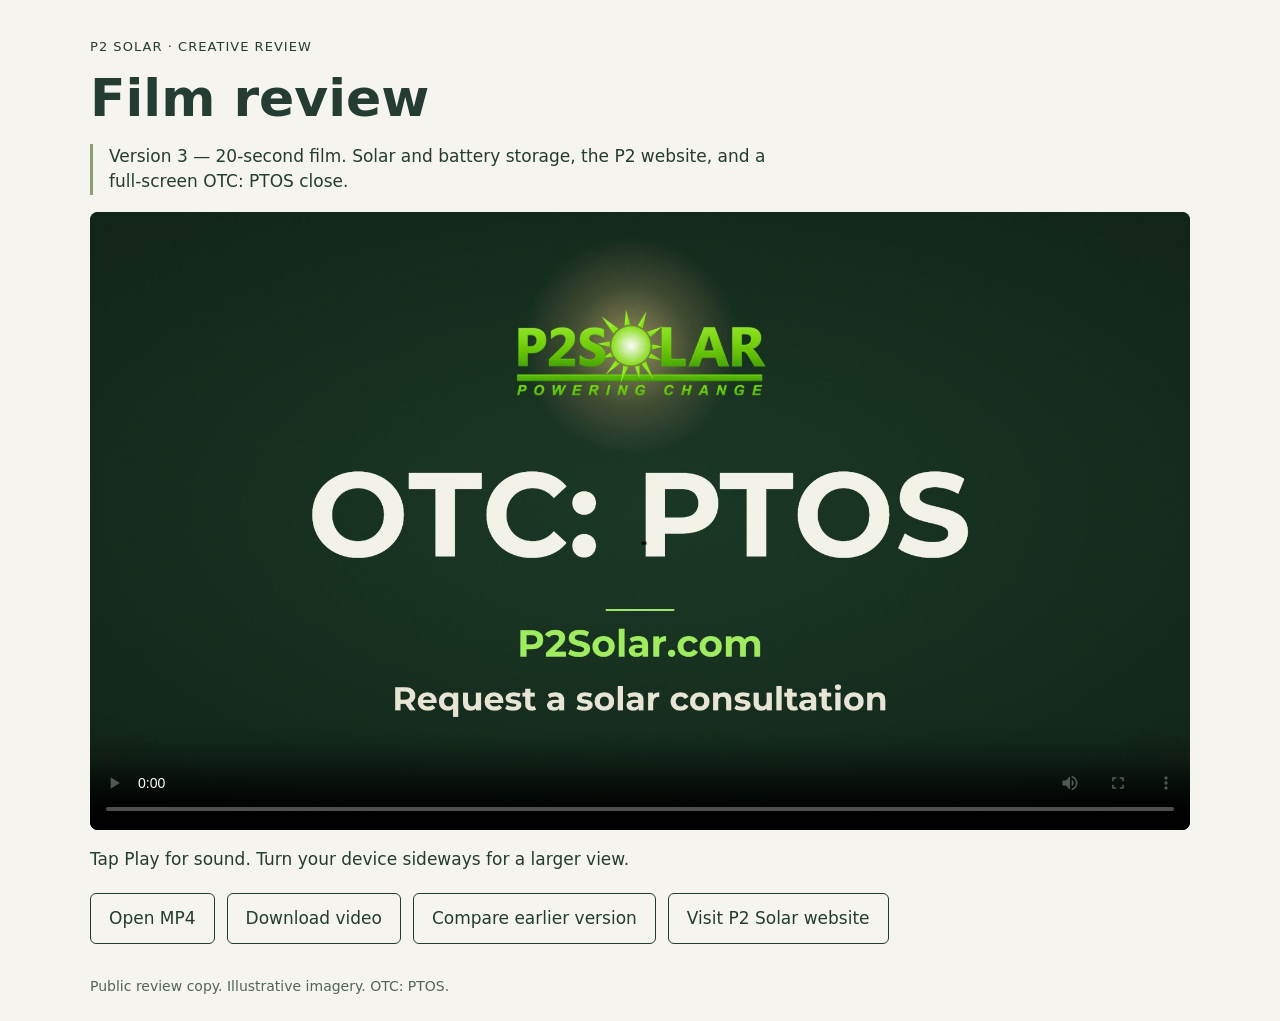
<file: p2solar-review.html>
<!doctype html>
<html lang="en"><head><meta charset="utf-8"><meta name="viewport" content="width=device-width,initial-scale=1,viewport-fit=cover"><meta name="robots" content="noindex,nofollow"><title>P2 Solar — Film review</title><style>*{box-sizing:border-box}body{margin:0;padding:24px max(18px,env(safe-area-inset-left));background:#f5f4ee;color:#243c31;font:17px/1.5 system-ui,-apple-system,sans-serif}main{max-width:1100px;margin:auto}h1{font-size:clamp(30px,6vw,52px);line-height:1.1;margin:12px 0}p{max-width:65ch}video{display:block;width:100%;aspect-ratio:16/9;background:#243c31;border-radius:8px}a{color:inherit}.actions{display:flex;flex-wrap:wrap;gap:12px;margin:20px 0}.actions a{padding:12px 18px;border:1px solid #243c31;border-radius:6px;text-decoration:none}.label{font-size:13px;letter-spacing:.08em;text-transform:uppercase}.note{border-left:3px solid #879f71;padding-left:16px}footer{font-size:14px;color:#52645b;margin-top:32px}</style></head><body><main><p class="label">P2 Solar · Creative review</p><h1>Film review</h1><p class="note">Version 3 — 20-second film. Solar and battery storage, the P2 website, and a full-screen OTC: PTOS close.</p><video controls playsinline preload="metadata" poster="p2solar-review-v3.jpg"><source src="p2solar-review-v3.mp4" type="video/mp4">Use the direct MP4 link below.</video><p>Tap Play for sound. Turn your device sideways for a larger view.</p><div class="actions"><a href="p2solar-review-v3.mp4">Open MP4</a><a href="p2solar-review-v3.mp4" download>Download video</a><a href="p2solar-review-v2.mp4">Compare earlier version</a><a href="./">Visit P2 Solar website</a></div><footer>Public review copy. Illustrative imagery. OTC: PTOS.</footer></main></body></html>
</file>
<file: site.css>
/* ---- styles.css ---- */
:root { --forest:var(--stone-800); --forest-deep:var(--forest-950); --moss:var(--stone-500); --olive:var(--stone-400); --lime-wash:var(--stone-200); --paper:var(--stone-100); --paper-bright:var(--stone-0); --ink:var(--forest-900); --muted:var(--stone-500); --line:rgba(24,49,36,.19); --max:1240px; }
* { box-sizing:border-box; }
body { margin:0; background:var(--paper); color:var(--ink); font-family:"Helvetica Neue",Helvetica,Arial,sans-serif; font-size:16px; line-height:1.6; -webkit-font-smoothing:antialiased; }
html { scroll-behavior:smooth; }
[hidden] { display:none!important; }
::selection { background:var(--lime-wash); color:var(--forest-deep); }
a { color:inherit; text-decoration:none; }
button { font:inherit; }
:focus-visible { outline:2px solid var(--moss); outline-offset:5px; }
main:focus,.route-panel:focus { outline:none; }
h1,h2,h3,p,figure { margin:0; }
h1,h2,h3 { font-weight:500; }
h1,h2 { letter-spacing:-.055em; line-height:1.07; }
h2 { font-size:clamp(2rem,3.5vw,3.1rem); }
em { font-family:Georgia,"Times New Roman",serif; font-weight:400; letter-spacing:-.045em; }
.eyebrow { font-size:.65rem; line-height:1.5; text-transform:uppercase; letter-spacing:.16em; font-weight:650; color:var(--moss); margin-bottom:1rem; }
.skip-link { position:fixed; left:1rem; top:-5rem; z-index:100; background:var(--paper-bright); padding:.8rem 1rem; }
.skip-link:focus { top:1rem; }
.site-header { max-width:var(--max); margin:auto; height:96px; padding:0 2rem; display:flex; align-items:center; justify-content:space-between; gap:2rem; position:relative; z-index:20; }
.brand { display:inline-flex; gap:.7rem; align-items:center; font-size:1.5rem; font-weight:600; letter-spacing:-.06em; line-height:1.1; white-space:nowrap; }
.brand-caption { display:block; font-size:.55rem; font-weight:400; letter-spacing:.06em; margin-top:.4rem; }
.brand-mark { width:2.6rem; height:2.6rem; position:relative; display:inline-block; border-radius:50%; background:var(--forest); overflow:hidden; flex-shrink:0; }
.brand-mark i { position:absolute; right:.43rem; top:.42rem; width:.7rem; height:.7rem; border-radius:50%; background:var(--lime-wash); }
.brand-mark b { position:absolute; left:.4rem; right:.4rem; bottom:.47rem; height:.73rem; transform:skew(-18deg); background:var(--olive); }
nav { display:flex; align-items:center; gap:1.7rem; }
nav a { font-size:.8rem; font-weight:500; }
nav a:hover,nav a[aria-current] { text-decoration:underline; text-underline-offset:6px; }
.nav-contact { border:1px solid var(--line); padding:.65rem 1rem; border-radius:4px; }
.nav-contact span { margin-left:1rem; }
.menu-toggle { display:none; background:transparent; color:var(--ink); border:1px solid var(--line); padding:.5rem .8rem; border-radius:4px; }
.hero { max-width:1440px; margin:0 auto; padding:0 1.2rem; display:grid; grid-template-columns:1fr 1.12fr; gap:1.5rem; }
.hero-copy { padding:3rem 1.5rem 2.2rem max(1rem,calc((100vw - 1240px)/2)); display:flex; flex-direction:column; justify-content:center; }
.hero .eyebrow { display:flex; align-items:center; gap:.55rem; font-size:.61rem; }
.status-dot { display:inline-block; width:6px; height:6px; border-radius:50%; background:var(--moss); flex-shrink:0; }
h1 { font-size:clamp(3.3rem,5.5vw,5.2rem); }
h1 em { color:var(--moss); }
.hero-note { max-width:26rem; margin:1.5rem 0; color:var(--muted); font-size:.99rem; }
.hero-actions { display:flex; align-items:center; flex-wrap:wrap; gap:1.3rem; }
.button { display:inline-flex; align-items:center; justify-content:space-between; gap:2rem; min-height:46px; padding:.8rem 1.1rem; font-size:.77rem; font-weight:550; border-radius:4px; transition:background .2s,transform .2s; }
.button span { font-size:1.1rem; font-weight:400; }
.button-dark { color:var(--paper-bright); background:var(--forest); }
.button-primary { background:var(--lime-wash); color:var(--forest-deep); }
.button:hover { transform:translateY(-2px); }
.button-dark:hover { background:var(--stone-700); }
.button-primary:hover { background:var(--stone-150); }
.text-link { font-size:.8rem; display:inline-flex; align-items:center; gap:1.2rem; padding:.6rem 0; border-bottom:1px solid var(--line); }
.text-link:hover { border-color:var(--ink); }
.hero-footnote { display:flex; gap:1.4rem; border-top:1px solid var(--line); margin-top:2.5rem; padding-top:1rem; max-width:27rem; font-size:.7rem; }
.hero-footnote > span { text-transform:uppercase; letter-spacing:.1em; font-size:.6rem; color:var(--moss); padding-top:.15rem; }
.hero-image { position:relative; min-height:520px; overflow:hidden; border-radius:6px; }
.hero-image img { width:100%; height:100%; position:absolute; inset:0; object-fit:cover; object-position:68% center; }
.hero-image figcaption { position:absolute; bottom:1rem; left:1rem; right:1rem; background:rgba(236,239,232,.94); display:flex; justify-content:space-between; padding:.75rem 1rem; border-radius:3px; font-size:.56rem; letter-spacing:.12em; align-items:center; }
.hero-image figcaption > span:last-child { font-size:1.2rem; }
.section-wrap,.intro { max-width:var(--max); margin:auto; padding:3.3rem 2rem; }
.intro { display:grid; grid-template-columns:1fr 1.1fr; gap:.5rem 4rem; padding-top:2.5rem; padding-bottom:2.5rem; align-items:center; }
.intro .eyebrow { grid-column:1; margin:0; }
.intro-statement { grid-column:1; font-size:1.35rem; letter-spacing:-.03em; line-height:1.4; }
.intro-statement span { color:var(--moss); }
.intro-description { grid-column:2; grid-row:1/3; font-size:.91rem; color:var(--muted); }
.businesses { border-top:1px solid var(--line); }
.section-heading { display:grid; grid-template-columns:1fr 1fr; gap:4rem; align-items:end; margin-bottom:1.8rem; }
.section-heading > p { max-width:26rem; color:var(--muted); font-size:.92rem; }
.business-grid { display:grid; grid-template-columns:1fr 1fr; gap:1rem; }
.business { padding:1.7rem 2rem 0; border-radius:6px; }
.solar-business { background:var(--stone-200); }
.research-business { background:var(--forest); color:var(--paper-bright); }
.business-top { display:flex; align-items:center; justify-content:space-between; margin-bottom:1rem; }
.business-label { font-size:.62rem; text-transform:uppercase; letter-spacing:.13em; opacity:.85; }
.business-icon { width:48px; height:48px; stroke:currentColor; stroke-width:1.2; }
.business h3 { font-size:1.9rem; letter-spacing:-.055em; margin-bottom:.65rem; }
.business > p { max-width:31rem; font-size:.87rem; opacity:.9; }
.business-tags { display:flex; gap:.45rem; flex-wrap:wrap; margin:1.25rem 0 1.5rem; }
.business-tags span { border:1px solid currentColor; border-radius:30px; padding:.2rem .65rem; font-size:.59rem; opacity:.85; }
.business-link { display:flex; justify-content:space-between; align-items:center; padding:.9rem 0; border-top:1px solid rgba(24,49,36,.25); font-size:.8rem; }
.research-business .business-link { border-color:rgba(252,253,250,.25); }
.business-link span { font-size:1.4rem; transition:transform .2s; }
.business-link:hover span { transform:translate(3px,-3px); }
.solar-feature { display:grid; grid-template-columns:.9fr 1.1fr; gap:5rem; padding-top:1.5rem; align-items:center; }
.solar-lead > p:not(.eyebrow) { color:var(--muted); font-size:.9rem; max-width:24rem; margin:1.3rem 0 .8rem; }
.service-lines > a { display:grid; grid-template-columns:32px 1fr 20px; gap:1.2rem; align-items:center; border-bottom:1px solid var(--line); padding:1.15rem 0; }
.service-lines > a:first-child { border-top:1px solid var(--line); }
.service-lines h3 { font-size:1rem; margin-bottom:.2rem; }
.service-lines p { color:var(--muted); font-size:.8rem; }
.service-symbol { width:30px; height:30px; stroke:var(--moss); stroke-width:1.1; }
.service-lines a > span:last-child { color:var(--moss); }
.service-lines a:hover h3 { text-decoration:underline; text-underline-offset:4px; }
.research-feature { margin:0 auto; max-width:1440px; display:grid; grid-template-columns:.85fr 1.15fr; background:var(--stone-150); }
.research-art { position:relative; display:grid; place-items:center; min-height:400px; overflow:hidden; background:var(--stone-200); }
.orbit { position:absolute; width:65%; aspect-ratio:1; border:1px solid rgba(71,77,63,.4); border-radius:50%; }
.orbit-one { transform:translate(-15%,-8%); }
.orbit-two { transform:translate(15%,-8%); }
.orbit-three { transform:translateY(17%); }
.orbit-center { font-family:Georgia,serif; font-size:4rem; font-style:italic; color:var(--forest); }
.art-caption { position:absolute; bottom:1.5rem; font-size:.6rem; letter-spacing:.25em; }
.research-copy { padding:3rem clamp(2rem,5vw,5rem); align-self:center; }
.research-copy h2 { font-size:clamp(2rem,3.4vw,3rem); }
.research-copy > p:not(.eyebrow) { color:var(--muted); font-size:.88rem; margin:1.3rem 0; max-width:32rem; }
.research-stage { display:flex; gap:.6rem; align-items:center; font-size:.65rem; margin-bottom:1.5rem; }
.research-copy .button { background:var(--forest); color:var(--paper-bright); }
.directory-heading { margin-bottom:1.7rem; }
.directory-heading .eyebrow { margin-bottom:.5rem; }
.directory-heading h2 { font-size:2.3rem; }
.directory-groups { display:grid; grid-template-columns:repeat(3,minmax(0,1fr)); gap:2.5rem; }
.directory-group { display:block; }
.directory-group h3 { color:var(--moss); font-size:.61rem; text-transform:uppercase; letter-spacing:.16em; padding-bottom:.8rem; }
.directory-link { display:flex; align-items:center; justify-content:space-between; gap:1rem; padding:.95rem 0; border-top:1px solid var(--line); transition:color .2s; }
.directory-link strong { font-size:.94rem; font-weight:500; }
.directory-link small { display:block; color:var(--muted); font-size:.69rem; margin-top:.15rem; }
.directory-link .link-arrow { width:27px; height:27px; border-radius:50%; display:grid; place-items:center; color:var(--moss); border:1px solid var(--line); flex-shrink:0; transition:background .2s,color .2s; }
.directory-link:hover .link-arrow { color:var(--paper); background:var(--forest); }
footer { background:var(--forest-deep); color:var(--paper); padding:2.5rem max(2rem,calc((100vw - 1176px)/2)); }
.footer-top { display:flex; justify-content:space-between; align-items:center; gap:2rem; padding-bottom:2rem; }
footer .eyebrow { color:var(--olive); }
.footer-top h2 { font-size:clamp(2rem,3.5vw,3.2rem); }
.footer-top h2 em { color:var(--lime-wash); }
.footer-bottom { display:flex; align-items:center; justify-content:space-between; gap:2rem; padding-top:1.5rem; border-top:1px solid rgba(252,253,250,.2); }
.footer-bottom .brand-mark { border:1px solid rgba(252,253,250,.2); }
.footer-bottom > p { font-size:.64rem; color:var(--stone-300); }
.footer-bottom nav { gap:1.2rem; }
.footer-bottom nav a { font-size:.7rem; }
.footer-note { font-size:.6rem; color:var(--stone-300); margin-top:1.3rem; }
.content-preview:empty { display:none; }
.detail-view .site-header { border-bottom:1px solid var(--line); }
.route-panel { max-width:var(--max); margin:auto; padding:2rem 2rem 3.5rem; }
.breadcrumb { display:inline-flex; color:var(--muted); font-size:.75rem; margin-bottom:1.7rem; }
.route-header { display:grid; grid-template-columns:1.1fr .9fr; gap:3rem; align-items:end; padding:1.7rem 2rem; background:var(--stone-150); border-radius:6px; }
.route-header h1 { font-size:clamp(2rem,3.5vw,3.2rem); }
.route-intro { font-size:.9rem; color:var(--muted); }
.route-grid { display:grid; grid-template-columns:1fr 1fr; gap:0 3rem; margin:1rem 0; }
.route-item { padding:1.6rem 0; border-bottom:1px solid var(--line); }
.route-item h2 { font-size:1.25rem; letter-spacing:-.03em; margin-bottom:.7rem; }
.route-item p,.route-item ul { color:var(--muted); font-size:.9rem; }
.route-item ul { padding-left:1.2rem; margin:.75rem 0 0; }
.route-item li + li { margin-top:.4rem; }
.route-close { display:inline-block; border-bottom:1px solid var(--line); padding:.5rem 0; font-size:.8rem; margin-top:.6rem; }
@media(min-width:1500px) { .hero-copy { padding-left:4rem; } }
@media(max-width:1020px) {
  .site-header { height:80px; }
  .menu-toggle { display:flex; gap:1rem; }
  #main-nav { display:none; position:absolute; top:70px; left:1rem; right:1rem; background:var(--paper-bright); padding:1rem; border:1px solid var(--line); border-radius:5px; box-shadow:0 15px 30px rgba(14,34,24,0.08); }
  #main-nav.open { display:flex; flex-direction:column; align-items:stretch; gap:0; }
  #main-nav a { padding:.85rem; }
  .hero { grid-template-columns:1fr 1fr; gap:.5rem; }
  .hero-copy { padding:2rem 1rem; }
  h1 { font-size:3.5rem; }
  .hero-image { min-height:490px; }
  .hero-actions { gap:.7rem; }
  .hero-footnote { margin-top:1.5rem; }
  .solar-feature { gap:2.5rem; }
  .research-copy { padding:2.5rem 2rem; }
  .directory-groups { gap:1.5rem; }
  .footer-bottom { flex-wrap:wrap; }
  .footer-bottom > p { order:3; flex-basis:100%; }
}
@media(max-width:700px) {
  .site-header { height:76px; padding:0 1.2rem; }
  .brand { font-size:1.3rem; }
  .brand-caption { font-size:.5rem; }
  .hero { grid-template-columns:1fr; padding:0 1rem; gap:1rem; }
  .hero-copy { padding:1.5rem .2rem .5rem; }
  h1 { font-size:clamp(2.9rem,12vw,4.8rem); }
  .hero-note { font-size:.9rem; margin:1rem 0 1.25rem; }
  .hero-footnote { display:none; }
  .hero-image { min-height:280px; }
  .hero-image img { object-position:65% 35%; }
  .hero-image figcaption { bottom:.7rem; left:.7rem; right:.7rem; padding:.4rem .7rem; font-size:.49rem; }
  .hero-actions { gap:1.2rem; }
  .button { font-size:.72rem; gap:1.2rem; }
  .section-wrap,.intro { padding:2rem 1.2rem; }
  .intro { grid-template-columns:1fr; gap:.7rem; }
  .intro-description { grid-column:1; grid-row:auto; font-size:.85rem; }
  .intro-statement { font-size:1.25rem; }
  h2 { font-size:2.15rem; }
  .section-heading { grid-template-columns:1fr; gap:1rem; }
  .section-heading > p { font-size:.85rem; }
  .business-grid { grid-template-columns:1fr; }
  .business { padding:1.3rem 1.4rem 0; }
  .business h3 { font-size:1.65rem; }
  .business-tags { margin:1rem 0; }
  .solar-feature { grid-template-columns:1fr; gap:1.5rem; padding-top:.5rem; }
  .solar-lead > p:not(.eyebrow) { max-width:none; }
  .research-feature { grid-template-columns:1fr; }
  .research-art { min-height:230px; }
  .orbit { width:180px; }
  .orbit-center { font-size:3rem; }
  .art-caption { bottom:1rem; font-size:.5rem; }
  .research-copy { padding:2rem 1.2rem; }
  .research-copy h2 { font-size:2.15rem; }
  .directory-heading h2 { font-size:2rem; }
  .directory-groups { grid-template-columns:1fr; gap:1.6rem; }
  .directory-link { padding:.8rem 0; }
  .directory-link small { font-size:.75rem; }
  footer { padding:2rem 1.2rem; }
  .footer-top { flex-direction:column; align-items:flex-start; gap:1.3rem; }
  .footer-bottom { gap:1.2rem; }
  .footer-bottom nav { gap:1rem; }
  .route-panel { padding:1.3rem 1.2rem 2rem; }
  .route-header { grid-template-columns:1fr; padding:1.4rem; gap:1rem; }
  .route-grid { grid-template-columns:1fr; }
}
.hero { position:relative; isolation:isolate; display:block; max-width:none; padding:0; min-height:660px; color:var(--paper-bright); background:var(--forest); }
.hero-image { position:absolute; inset:0; z-index:-2; min-height:0; border-radius:0; }
.hero-image img { object-position:center 46%; }
.hero::before { content:""; position:absolute; inset:0; z-index:-1; background:linear-gradient(90deg,rgba(14,34,24,.88) 0%,rgba(14,34,24,.58) 42%,rgba(14,34,24,.02) 76%); }
.hero-copy { max-width:var(--max); margin:auto; padding:3.5rem 2rem; min-height:660px; display:flex; justify-content:center; align-items:flex-start; }
.hero .eyebrow { color:var(--lime-wash); font-size:.75rem; margin-bottom:1.25rem; }
h1 { font-size:clamp(3.8rem,6.6vw,6.2rem); font-weight:750; text-transform:uppercase; line-height:.96; letter-spacing:-.045em; }
.hero h1 em { font-family:inherit; font-style:normal; font-weight:inherit; color:var(--lime-wash); }
.hero-note { color:var(--stone-100); max-width:28rem; margin:1.5rem 0; font-size:1rem; }
.hero .button-dark { background:var(--lime-wash); color:var(--forest-deep); }
.hero .button-dark:hover { background:var(--stone-150); }
.hero .text-link { color:var(--paper-bright); border-color:rgba(214,219,208,0.53); }
.button span,.text-link span,.business-link span,.nav-contact span,.directory-link .link-arrow,.service-lines a > span:last-child { display:none; }
.button { font-size:.875rem; min-height:48px; padding:.85rem 1.2rem; }
.text-link { font-size:.875rem; }
nav a { font-size:.875rem; }
.brand-caption { font-size:.75rem; letter-spacing:0; }
.eyebrow,.business-label,.directory-group h3 { font-size:.75rem; }
h2 { font-weight:550; letter-spacing:-.045em; }
h2 em { font-family:inherit; font-style:normal; font-weight:inherit; color:var(--moss); }
.intro-statement { font-size:1.5rem; }
.intro-description,.section-heading > p,.solar-lead > p:not(.eyebrow),.research-copy > p:not(.eyebrow),.route-intro,.route-item p,.route-item ul { font-size:1rem; }
.business { position:relative; overflow:hidden; background:var(--paper-bright); color:var(--ink); border:1px solid var(--line); padding:1.5rem 2rem 0; }
.business::before { content:""; position:absolute; right:1.3rem; top:.4rem; width:180px; height:100px; background:radial-gradient(circle,var(--olive) 3px,transparent 4px) 0 0 / 15px 15px; mask-image:radial-gradient(ellipse at 50% 100%,transparent 36%,var(--forest-950) 38%,var(--forest-950) 70%,transparent 73%); opacity:.65; pointer-events:none; }
.business-top { min-height:74px; align-items:flex-start; }
.business-icon { width:38px; height:38px; margin:1.5rem 3.2rem 0 0; color:var(--moss); }
.business h3 { font-size:2.1rem; font-weight:650; letter-spacing:-.04em; }
.business > p { font-size:1rem; opacity:1; color:var(--muted); }
.business-label { max-width:50%; }
.business-tags span { font-size:.75rem; }
.business-link { font-size:.875rem; font-weight:600; padding:1.1rem 0; }
.research-business .business-link { border-color:var(--line); }
.business-link:hover { color:var(--moss); text-decoration:underline; text-underline-offset:5px; }
.business-tags { margin-bottom:1.2rem; }
.service-lines > a { grid-template-columns:32px 1fr; }
.service-lines p { font-size:1rem; }
.service-lines h3 { font-size:1.125rem; }
.research-feature { background:var(--forest); color:var(--paper-bright); }
.research-copy h2 em { color:var(--lime-wash); }
.research-copy .eyebrow { color:var(--lime-wash); }
.research-copy > p:not(.eyebrow) { color:var(--stone-200); }
.research-copy .button { background:var(--lime-wash); color:var(--forest-deep); }
.research-stage { font-size:.8rem; color:var(--stone-200); }
.research-stage .status-dot { background:var(--lime-wash); }
.art-caption { font-size:.75rem; color:var(--forest); }
.directory-link strong { font-size:1rem; }
.directory-link small { font-size:.875rem; }
.footer-top h2 em { color:var(--lime-wash); }
.footer-bottom > p,.footer-note { font-size:.75rem; }
.footer-bottom nav a { font-size:.875rem; }
.breadcrumb,.route-close { font-size:.875rem; }
.route-header h1 { text-transform:none; font-weight:600; line-height:1.07; }
@media(max-width:1020px) {
  .hero-copy { padding:3rem 2rem; }
  .business { padding-left:1.5rem; padding-right:1.5rem; }
  .business h3 { font-size:1.8rem; }
}
@media(max-width:700px) {
  .site-header { height:82px; }
  .brand-caption { font-size:.65rem; }
  .hero,.hero-copy { min-height:610px; }
  .hero-copy { padding:2.2rem 1.2rem; justify-content:flex-end; }
  .hero h1 { font-size:clamp(3.1rem,13vw,4.9rem); }
  .hero-image img { object-position:76% top; }
  .hero::before { background:linear-gradient(0deg,rgba(14,34,24,.96),rgba(14,34,24,.62) 48%,rgba(14,34,24,.02) 84%); }
  .hero .eyebrow { font-size:.75rem; max-width:none; }
  .hero-note { font-size:1rem; margin:1.1rem 0; }
  .hero-actions { gap:.8rem 1.2rem; }
  .hero .button,.hero .text-link { font-size:.875rem; }
  .intro-statement { font-size:1.3rem; }
  .business h3 { font-size:1.8rem; }
  .directory-link small { font-size:.875rem; }
  .research-art { min-height:320px; padding-bottom:28px; box-sizing:border-box; }
  .research-copy h2 { font-size:2.15rem; }
  .footer-bottom nav { flex-wrap:wrap; }
}
.directory { padding-top:2.8rem; padding-bottom:2.8rem; }
.directory-heading { display:flex; justify-content:space-between; align-items:end; gap:2rem; margin-bottom:1.8rem; }
.directory-heading h2 { font-size:clamp(2rem,3.2vw,2.8rem); }
.directory-heading > p { font-size:1rem; color:var(--muted); max-width:26rem; }
.directory-groups { display:block; border-top:1px solid var(--line); }
.directory-group { display:grid; grid-template-columns:1fr 3fr; gap:1.5rem; align-items:center; padding:1.35rem 0; border-bottom:1px solid var(--line); }
.directory-group-heading { padding-left:1rem; border-left:3px solid var(--olive); }
.directory-group h3 { font-size:1.2rem; color:var(--ink); text-transform:none; letter-spacing:-.025em; padding:0; margin-bottom:.2rem; }
.directory-group-heading p { font-size:.8rem; color:var(--muted); max-width:22ch; line-height:1.5; }
.directory-group-links { display:grid; grid-template-columns:repeat(3,minmax(0,1fr)); }
.directory-link { display:flex; flex-direction:column; align-items:flex-start; justify-content:center; gap:.25rem; border:0; border-left:1px solid var(--line); padding:.85rem 1.1rem; min-height:94px; transition:background .18s,color .18s; border-radius:0 4px 4px 0; }
.directory-link strong { font-size:1.05rem; font-weight:550; line-height:1.25; }
.directory-link small { font-size:.875rem; line-height:1.45; max-width:25ch; margin:0; }
.directory-link:hover,.directory-link:focus-visible { background:var(--lime-wash); color:var(--forest-deep); text-decoration:none; }
.directory-link:hover strong,.directory-link:focus-visible strong { text-decoration:underline; text-underline-offset:4px; }
@media(max-width:900px) {
  .directory-heading > p { font-size:.9rem; max-width:20rem; }
  .directory-group { grid-template-columns:1fr; gap:1rem; }
  .directory-group-heading { display:flex; align-items:baseline; gap:1rem; }
  .directory-group-heading p { max-width:none; }
}
@media(max-width:600px) {
  .directory-heading { display:block; margin-bottom:1.4rem; }
  .directory-heading > p { margin-top:.8rem; max-width:none; font-size:1rem; }
  .directory-heading > p br { display:none; }
  .directory-group { padding:1.25rem 0; gap:.65rem; }
  .directory-group-heading { display:block; padding-left:.75rem; }
  .directory-group-heading p { font-size:.8rem; }
  .directory-group-links { grid-template-columns:1fr; }
  .directory-link { border-left:0; border-radius:4px; padding:.75rem; min-height:0; }
  .directory-link + .directory-link { border-top:1px solid rgba(24,49,36,.09); }
  .directory-link small { max-width:none; }
}
.brand { letter-spacing:-.04em; }
.hero,.hero-copy { min-height:620px; }
.hero-copy { padding-top:3rem; padding-bottom:3rem; }
.hero h1 { font-size:clamp(3.6rem,6.2vw,5.8rem); line-height:.99; letter-spacing:-.04em; }
.hero::before { background:linear-gradient(90deg,rgba(14,34,24,.88),rgba(14,34,24,.57) 40%,rgba(14,34,24,.015) 73%); }
.hero-note { line-height:1.65; max-width:27rem; }
.hero-actions { gap:1.5rem; }
.text-link { min-height:44px; }
.business { display:flex; flex-direction:column; }
.business-tags { margin-top:auto; padding-top:1.1rem; }
.business-link { min-height:54px; }
.business h3 { letter-spacing:-.035em; }
.section-heading h2,.solar-lead h2,.research-copy h2 { text-wrap:balance; }
.section-heading > p,.route-intro { text-wrap:pretty; }
.service-lines > a { transition:background .18s; border-radius:4px; }
.service-lines > a:hover { background:rgba(214,219,208,.25); }
.directory-group-heading p { font-size:.875rem; }
.directory-link strong { letter-spacing:-.015em; }
.site-header nav a:focus-visible,.directory-link:focus-visible { outline:2px solid var(--forest); outline-offset:4px; }
.hero a:focus-visible,footer a:focus-visible,.research-copy a:focus-visible { outline-color:var(--lime-wash); }
.footer-bottom nav a { display:inline-flex; align-items:center; min-height:44px; }
@media(max-width:1020px) {
  .menu-toggle { min-height:44px; }
  #main-nav { top:calc(100% - 8px); }
}
@media(max-width:700px) {
  .hero,.hero-copy { min-height:610px; }
  .hero-copy { padding:2rem 1.2rem; }
  .hero h1 { font-size:clamp(2.65rem,12.5vw,4.7rem); line-height:1; }
  .hero::before { background:linear-gradient(0deg,rgba(14,34,24,.96),rgba(14,34,24,.62) 48%,rgba(14,34,24,.02) 84%); }
  .hero-actions { gap:.7rem 1.2rem; }
  .business-label { max-width:48%; }
  .business::before { width:150px; right:.75rem; }
  .business-icon { margin-right:2.5rem; }
  .directory-group-heading p { font-size:.875rem; }
  .brand-caption { font-size:.75rem; }
}
@media(max-width:380px) {
  .site-header { gap:.75rem; }
  .brand-caption { display:none; }
  .menu-toggle { flex-shrink:0; }
}
.intro-statement > span { display:block; }
.intro-statement .intro-first-line { color:var(--ink); }
@media(min-width:701px) {
  .intro { grid-template-columns:1.2fr 1fr; column-gap:clamp(1.5rem,4vw,3rem); }
  .intro-statement { font-size:clamp(1.05rem,2.12vw,1.5rem); }
  .intro-statement > span { white-space:nowrap; }
}
.business-icon { width:48px; height:48px; overflow:visible; }
.tracker-panel { transform-origin:31.5px 50px; animation:solar-track 8s ease-in-out infinite alternate; }
@keyframes solar-track { from { transform:rotate(-13deg); } to { transform:rotate(13deg); } }
.electron { fill:var(--moss); stroke:var(--paper-bright); stroke-width:1; offset-path:path('M59 32 A27 11 0 1 1 5 32 A27 11 0 1 1 59 32'); animation:electron-orbit 7s linear infinite; }
.electron-two { animation-duration:9s; animation-delay:-3s; }
.electron-three { animation-duration:11s; animation-delay:-7s; }
@keyframes electron-orbit { to { offset-distance:100%; } }
.orbit-traveler { position:absolute; inset:-1px; border-radius:50%; animation:atom-orbit 16s linear infinite; }
.orbit-traveler::after { content:""; position:absolute; left:50%; top:0; width:10px; height:10px; transform:translate(-50%,-50%); border-radius:50%; background:var(--forest); box-shadow:0 0 0 4px rgba(214,219,208,0.50); }
.orbit-two .orbit-traveler { animation-duration:20s; animation-delay:-7s; animation-direction:reverse; }
.orbit-three .orbit-traveler { animation-duration:24s; animation-delay:-15s; }
@keyframes atom-orbit { to { transform:rotate(360deg); } }
.motion-toggle { display:block; min-height:44px; margin:0 auto 1rem; padding:.35rem .9rem; border:1px solid var(--line); border-radius:4px; background:transparent; color:var(--muted); font-size:.75rem; cursor:pointer; }
.motion-paused .tracker-panel,.motion-paused .electron,.motion-paused .orbit-traveler { animation-play-state:paused; }
.service-symbol { animation:energy-float 8s ease-in-out infinite; }
.service-lines > a:nth-child(2) .service-symbol { animation-delay:-2s; }
.service-lines > a:nth-child(3) .service-symbol { animation-delay:-4s; }
.service-lines > a:nth-child(4) .service-symbol { animation-delay:-6s; }
@keyframes energy-float { 0%,100% { transform:translateY(0); } 50% { transform:translateY(-3px); } }
.business::before { animation:energy-glow 10s ease-in-out infinite; }
.research-business::before { animation-delay:-5s; }
@keyframes energy-glow { 0%,100% { opacity:.45; } 50% { opacity:.7; } }
.motion-paused .service-symbol,.motion-paused .business::before { animation-play-state:paused; }
.business { transition:border-color .35s ease,box-shadow .35s ease; }
.business:hover { border-color:rgba(71,77,63,.38); box-shadow:0 8px 28px rgba(24,49,36,.045); }
.hero-copy > .eyebrow,.hero-copy > h1,.hero-copy > .hero-note,.hero-copy > .hero-actions {
  animation:hero-arrive 1s cubic-bezier(.16,1,.3,1) both;
}
.hero-copy > h1 { animation-delay:.08s; }
.hero-copy > .hero-note { animation-delay:.16s; }
.hero-copy > .hero-actions { animation-delay:.24s; }
@keyframes hero-arrive { from { opacity:0; transform:translateY(12px); } to { opacity:1; transform:translateY(0); } }
.solar-tracker > circle { transform-origin:45px 12px; animation:sun-breathe 5.6s ease-in-out infinite; }
@keyframes sun-breathe { 0%,100% { opacity:.7; transform:scale(.92); } 50% { opacity:1; transform:scale(1.08); } }
.motion-paused .hero-copy > *,.motion-paused .solar-tracker > circle { animation-play-state:paused; }
@media(prefers-reduced-motion:reduce) {
  html { scroll-behavior:auto; }
  *,*::before,*::after { transition:none!important; animation:none!important; }
  .motion-toggle { display:none; }
}
/* ---- content.css ---- */
.document-link { display:inline-flex; align-items:center; min-height:44px; margin-top:.65rem; font-weight:600; text-decoration:underline; text-underline-offset:4px; }
.document-note { margin-top:.75rem; font-size:.9rem!important; }
.route-item time { display:block; color:var(--muted); font-size:.875rem; margin-bottom:.5rem; }
.leadership-heading { grid-column:1/-1; margin-top:1.5rem; font-size:1.8rem; }
.sr-only { position:absolute; width:1px; height:1px; padding:0; margin:-1px; overflow:hidden; clip:rect(0,0,0,0); white-space:nowrap; border:0; }
:root { --brand-teal:var(--forest-700); --brand-leaf:var(--leaf-500); }
.corporate-logo { display:block; width:174px; height:auto; mix-blend-mode:multiply; }
.site-header { height:88px; }
.site-header .brand { flex-shrink:0; background:var(--paper); isolation:isolate; }
.footer-logo { padding:10px 14px; background:var(--paper); border-radius:4px; }
.footer-logo .corporate-logo { width:144px; }
.division-logo-wrap { height:78px; display:flex; align-items:center; margin:0 0 1.2rem; }
.division-logo { width:190px; max-width:100%; height:auto; max-height:72px; object-fit:contain; object-position:left center; mix-blend-mode:multiply; }
.futricity-logo { width:122px; max-height:84px; }
.business-label,.business-icon { color:var(--brand-teal); }
.business-label { opacity:1; }
.division-logo-wrap { height:84px; }
.service-symbol { stroke:var(--brand-teal); }
.directory-link:hover strong { color:var(--brand-teal); }
.business { padding-top:1.3rem; }
.business-top { min-height:60px; margin-bottom:.6rem; }
.business h3 { font-size:clamp(1.6rem,2.6vw,2rem); }
.business > p { line-height:1.65; }
.business-link { color:var(--brand-teal); }
.research-business .business-icon { color:var(--brand-teal); }
.business-link:hover { color:var(--forest); }
.business-tags span { opacity:1; }
.document-link { color:var(--brand-teal); }
.route-brand { margin:0 0 1.25rem; }
.route-brand img { display:block; max-width:195px; max-height:85px; width:auto; height:auto; mix-blend-mode:multiply; }
.route-grid { align-items:start; }
.route-item p { max-width:65ch; }
.directory-group-links { grid-template-columns:repeat(auto-fit,minmax(0,1fr)); }
.directory-group-heading { border-left-color:var(--brand-leaf); }
.route-item time { color:var(--brand-teal); }
.business::before { opacity:.4; }
.route-role { margin:-.35rem 0 .7rem; font-size:var(--fs-sm); font-weight:600; color:var(--brand-teal); letter-spacing:.01em; }
.route-actions { display:flex; flex-wrap:wrap; gap:0 1.5rem; }
.route-address { font-style:normal; color:var(--muted); line-height:1.6; margin-top:.5rem; }
.fact-list { margin:.25rem 0 0; display:grid; gap:0; }
.fact-list > div { display:grid; grid-template-columns:9.5rem 1fr; gap:1rem; padding:.65rem 0; border-top:1px solid var(--line); }
.fact-list > div:first-child { border-top:0; padding-top:0; }
.fact-list dt { font-size:.75rem; font-weight:600; letter-spacing:.08em; text-transform:uppercase; color:var(--muted); padding-top:.15rem; }
.fact-list dd { margin:0; color:var(--ink, inherit); font-size:.95rem; line-height:1.5; }
.footer-legal { margin-top:1.3rem; display:grid; gap:.8rem; }
.footer-legal .footer-note { margin-top:0; }
.footer-legal a { text-decoration:underline; text-underline-offset:3px; }
.footer-disclaimer { max-width:92ch; font-size:.72rem; line-height:1.6; color:var(--stone-300); }
.footer-disclaimer strong { color:var(--stone-200); font-weight:600; }
@media(max-width:700px) {
  .fact-list > div { grid-template-columns:1fr; gap:.15rem; }
  .site-header { height:78px; }
  .corporate-logo { width:148px; }
  .division-logo-wrap { height:70px; margin-bottom:1rem; }
  .division-logo { width:174px; }
  .futricity-logo { width:112px; max-height:77px; }
  .division-logo-wrap { height:78px; }
  .document-link { overflow-wrap:anywhere; }
}
@media(max-width:600px) { .directory-group-links { grid-template-columns:1fr; } }
/* ---- cards.css ---- */
:root { --brand-teal:var(--stone-600); --brand-leaf:var(--stone-500); }
.business-grid { grid-template-columns:1fr; gap:20px; }
.business { display:grid; grid-template-columns:1fr; grid-template-areas:"art" "title" "logo" "copy" "tags" "link"; padding:0; border:0; border-radius:10px; background:linear-gradient(145deg,var(--stone-100) 0%,var(--stone-150) 100%); color:var(--forest-900); box-shadow:inset 0 0 0 1px rgba(113,119,105,0.07); overflow:hidden; }
.business::before { display:none; }
.business:hover { box-shadow:inset 0 0 0 1px rgba(113,119,105,0.14); border:0; }
.business-top { grid-area:art; min-height:100px; padding:24px 30px 0; margin:0 0 12px; align-items:flex-start; }
.business-label { text-transform:none; letter-spacing:0; font-size:.85rem; max-width:none; color:var(--stone-600); margin-top:8px; font-weight:500; }
.business-icon { width:94px; height:94px; margin:0; color:var(--forest-500); stroke-width:.9; }
.business h3 { grid-area:title; padding:0 30px; margin:0 0 16px; font-size:clamp(2rem,3.3vw,2.65rem); line-height:1.05; font-weight:600; letter-spacing:-.045em; }
.business > p { grid-area:copy; padding:0 30px; margin:0; color:var(--forest-600); font-size:1rem; line-height:1.6; max-width:49ch; text-wrap:pretty; }
.business-tags { grid-area:tags; padding:22px 30px 0; margin:0; gap:0; }
.business-tags span { border:0; border-radius:0; padding:0; color:var(--stone-600); font-size:.75rem; }
.business-tags span + span::before { content:"/"; padding:0 .7rem; color:var(--forest-400); }
.business-link { grid-area:link; margin:20px 30px 0; border-top:1px solid var(--stone-300); padding:18px 0 23px; color:var(--forest-900); font-size:.95rem; min-height:68px; }
.business-link span { display:inline-block; font-size:1.2rem; }
.business-link:hover { color:var(--stone-600); }
.division-logo-wrap { grid-area:logo; justify-self:start; justify-content:center; width:204px; height:104px; padding:7px 16px; margin:0 30px 22px; background:var(--stone-0); border:0; border-radius:6px; isolation:isolate; }
.division-logo { width:172px; max-height:90px; object-position:center; }
.futricity-logo { width:130px; max-height:90px; }
.research-business { background:linear-gradient(145deg,var(--stone-100) 0%,var(--stone-200) 100%); color:var(--forest-800); }
.research-business .business-label { color:var(--stone-600); }
.research-business .business-icon { color:var(--forest-500); }
.research-business .electron { fill:var(--stone-400); stroke:var(--stone-100); }
.research-business > p { color:var(--forest-600); }
.research-business .business-tags span { color:var(--stone-600); }
.research-business .business-tags span + span::before { color:var(--stone-400); }
.research-business .business-link { color:var(--forest-800); border-color:var(--stone-300); }
.research-business .business-link:hover { color:var(--stone-600); }
.research-business a:focus-visible { outline-color:var(--stone-600); }
.solar-feature.section-wrap { padding-bottom:24px; }
.solar-feature .service-lines > a:last-child { border-bottom:0; }
.business { position:relative; border-radius:8px; }
.action-arrow { width:24px; height:24px; flex:none; stroke:currentColor; stroke-width:1.5; stroke-linecap:round; stroke-linejoin:round; transition:transform .2s ease; }
.ancillary-arrow { display:none; }
.business-link { display:flex; align-items:center; justify-content:space-between; gap:20px; }
.business-link:hover .action-arrow { transform:translateX(4px); }
@media(min-width:701px) {
 .business { grid-template-columns:44% 56%; grid-template-areas:"art copy" "title copy" "logo tags" "logo link"; min-height:310px; }
 .business-top { padding:30px 36px 0; min-height:0; margin:0 0 12px; }
 .business-label { margin:0; font-size:.8rem; }
 .business-icon { position:absolute; left:calc(44% - 130px); bottom:38px; width:104px; height:104px; }
 .business h3 { padding:0 36px; margin:0 0 24px; font-size:clamp(1.8rem,3vw,2.5rem); letter-spacing:-.04em; }
 .division-logo-wrap { margin:0 36px 32px; }
 .business > p { padding:32px 40px 0; font-size:1.2rem; line-height:1.55; max-width:46ch; align-self:center; }
 .business-tags { padding:18px 40px 0; }
 .business-link { margin:22px 40px 22px; padding:18px 0 6px; min-height:52px; }
 .research-art { padding-bottom:32px; box-sizing:border-box; }
 .research-art .orbit { width:min(60%,260px); }
}
@media(min-width:701px) and (max-width:1020px) {
 .business { grid-template-columns:48% 52%; }
 .business-icon { left:calc(48% - 100px); width:76px; height:76px; bottom:40px; }
 .business-top { padding-left:28px; }
 .business h3 { padding-left:28px; padding-right:24px; }
 .division-logo-wrap { margin-left:28px; width:174px; }
 .division-logo { width:146px; }
 .futricity-logo { width:125px; }
 .business > p { padding-left:24px; padding-right:28px; font-size:1.05rem; }
 .business-tags { padding-left:24px; padding-right:28px; }
 .business-link { margin-left:24px; margin-right:28px; }
}
@media(prefers-reduced-motion:reduce) { .action-arrow { transition:none; } }
@media(max-width:700px) {
 .business-grid { gap:20px; }
 .business-top { padding:22px 24px 0; min-height:90px; margin-bottom:12px; }
 .business h3,.business > p { padding-left:24px; padding-right:24px; }
 .business h3 { font-size:2.2rem; }
 .business-tags { padding-left:24px; padding-right:24px; }
 .business-tags span { font-size:.72rem; }
 .business-link { margin-left:24px; margin-right:24px; }
 .division-logo-wrap { margin-left:24px; margin-right:24px; }
 .solar-feature.section-wrap { padding-bottom:0; }
}
/* ---- palette.css ---- */
:root {
 --paper:var(--stone-50);
 --paper-bright:var(--stone-0);
 --ink:var(--forest-800);
 --muted:var(--stone-600);
 --forest:var(--forest-700);
 --forest-deep:var(--forest-800);
 --moss:var(--stone-600);
 --olive:var(--stone-300);
 --lime-wash:var(--stone-150);
 --line:rgba(43,81,61,.17);
 --brand-teal:var(--stone-600);
 --brand-leaf:var(--stone-500);
 --surface-sage:linear-gradient(145deg,var(--stone-100),var(--stone-150));
 --surface-eucalyptus:linear-gradient(145deg,var(--stone-100),var(--stone-200));
 --surface-forest:linear-gradient(125deg,var(--forest-700),var(--forest-800));
}
.site-header { color:var(--ink); }
.nav-contact { background:var(--stone-100); border-color:transparent; color:var(--forest-deep); }
.nav-contact:hover { background:var(--stone-150); }
.hero { background:var(--forest-deep); }
.hero::before { background:linear-gradient(90deg,rgba(32,64,47,.9),rgba(32,64,47,.62) 40%,rgba(32,64,47,.03) 76%); }
.hero .eyebrow,.hero h1 em { color:var(--lime-wash); }
.hero-note { color:var(--stone-50); }
.hero .button-dark,.button-primary,.research-copy .button { background:var(--lime-wash); color:var(--forest-deep); }
.hero .button-dark:hover,.button-primary:hover,.research-copy .button:hover { background:var(--stone-100); }
.hero .text-link { color:var(--paper-bright); border-color:rgba(226,231,221,0.60); }
.button-dark { background:var(--forest); color:var(--paper-bright); }
.button-dark:hover { background:var(--stone-700); }
.button { transition:background .2s ease; }
.button:hover { transform:none; }
.solar-business { background:var(--surface-sage); color:var(--ink); }
.research-business { background:var(--surface-eucalyptus); color:var(--ink); }
.division-logo-wrap,.footer-logo { background:var(--paper-bright); }
.business > p,.research-business > p { color:var(--forest-600); }
.business-label,.research-business .business-label,.business-tags span,.research-business .business-tags span { color:var(--stone-600); }
.business-link,.research-business .business-link { color:var(--ink); border-color:var(--stone-300); }
.business-link:hover,.research-business .business-link:hover { color:var(--brand-teal); }
.business-icon,.research-business .business-icon,.service-symbol { color:var(--forest-500); }
.service-symbol { stroke:currentColor; }
.service-lines > a:hover { background:rgba(236,239,232,0.50); }
.research-feature { background:var(--surface-forest); color:var(--paper-bright); }
.research-art { background:var(--surface-eucalyptus); }
.orbit { border-color:rgba(79,122,99,0.40); }
.orbit-center,.art-caption { color:var(--forest); }
.orbit-traveler::after { background:var(--stone-600); box-shadow:0 0 0 4px rgba(214,219,208,0.50); }
.research-copy .eyebrow,.research-copy h2 em { color:var(--lime-wash); }
.research-copy > p:not(.eyebrow),.research-stage { color:var(--stone-150); }
.research-stage .status-dot { background:var(--forest-300); }
.directory-link:hover,.directory-link:focus-visible { background:var(--stone-100); color:var(--forest-deep); }
.directory-group-heading { border-left-color:var(--stone-400); }
.route-header { background:var(--surface-eucalyptus); }
footer { background:var(--surface-forest); color:var(--paper-bright); }
footer .eyebrow,.footer-top h2 em { color:var(--lime-wash); }
.footer-bottom { border-color:rgba(226,231,221,0.20); }
.footer-bottom > p,.footer-note { color:var(--stone-200); }
.motion-toggle { background:var(--stone-100); color:var(--muted); border-color:transparent; }
.hero a:focus-visible,footer a:focus-visible,.research-copy a:focus-visible { outline-color:var(--lime-wash); }
@media(max-width:700px) {
 .hero::before { background:linear-gradient(0deg,rgba(32,64,47,.97),rgba(32,64,47,.67) 48%,rgba(32,64,47,.03) 86%); }
}
/* ---- companies.css ---- */
.businesses .section-heading { margin-bottom:40px; }
.business-grid { grid-template-columns:1fr 1fr; gap:0; }
.business-grid .business {
 display:grid; grid-template-columns:minmax(0,1fr) 112px;
 grid-template-areas:"title title" "logo art" "copy copy" "link link";
 grid-template-rows:auto 110px 1fr auto;
 min-height:0; padding:8px 44px 12px 0; overflow:visible;
 background:var(--paper); border:0; border-radius:0; box-shadow:none;
 color:var(--ink); isolation:isolate;
}
.business-grid .business + .business { padding:8px 0 12px 44px; border-left:1px solid var(--line); }
.business-grid .business:hover { background:var(--paper); box-shadow:none; }
.business-grid .business h3 { padding:0; margin:0 0 18px; font-size:clamp(1.8rem,3vw,2.6rem); letter-spacing:-.045em; line-height:1.08; }
.business-grid .division-logo-wrap { width:204px; height:104px; padding:0; margin:0; background:transparent; border-radius:0; isolation:auto; justify-content:flex-start; }
.business-grid .division-logo { width:172px; max-height:90px; object-position:left center; }
.business-grid .futricity-logo { width:130px; }
.business-grid .business-top { padding:0; margin:0; min-height:0; align-self:center; justify-content:flex-end; }
.business-grid .business-label { display:none; }
.business-grid .business-icon { position:static; width:90px; height:90px; margin:0; opacity:.8; }
.business-grid .business > p { padding:22px 0 0; margin:0; max-width:43ch; align-self:start; font-size:1.125rem; line-height:1.6; }
.business-grid .business-tags { display:none; }
.business-grid .business-link { justify-self:start; align-self:end; width:calc(9.53em + 5.375rem); max-width:100%; margin:28px 0 0; padding:12px 18px; min-height:48px; gap:12px; border:0; border-radius:4px; background:var(--forest); color:var(--paper-bright); font-size:.875rem; font-weight:500; text-decoration:none; }
.business-grid .business-link:hover { background:var(--stone-700); color:var(--paper-bright); text-decoration:none; }
.business-grid .business-link:focus-visible { outline-color:var(--forest); }
@media(min-width:701px) and (max-width:1000px) {
 .business-grid .business { padding-right:26px; grid-template-columns:minmax(0,1fr) 80px; }
 .business-grid .business + .business { padding-left:26px; }
 .business-grid .division-logo-wrap { width:164px; }
 .business-grid .division-logo { width:156px; }
 .business-grid .futricity-logo { width:124px; }
 .business-grid .business-icon { width:68.4px; height:68.4px; }
}
@media(max-width:700px) {
 .businesses .section-heading { margin-bottom:30px; }
 .business-grid { grid-template-columns:1fr; gap:30px; }
 .business-grid .business { padding:0 0 30px; grid-template-columns:minmax(0,1fr) 100px; }
 .business-grid .business + .business { padding:30px 0 0; border-left:0; border-top:1px solid var(--line); }
 .business-grid .business h3 { font-size:2rem; margin-bottom:12px; }
 .business-grid .business > p { font-size:1rem; padding-top:18px; }
 .business-grid .business-link { margin-top:22px; }
}
/* ---- editorial.css ---- */
.business-grid .solar-array { opacity:1; }
.solar-array .tracker-panel { transform-origin:32px 48px; animation:solar-array-track 10s ease-in-out infinite; }
.solar-sun { animation:solar-sun-light 10s ease-in-out infinite; }
@keyframes solar-array-track { 0%,100% { transform:rotate(-5deg); } 50% { transform:rotate(5deg); } }
@keyframes solar-sun-light { 0%,100% { opacity:.65; } 50% { opacity:1; } }
.motion-paused .solar-array .tracker-panel,.motion-paused .solar-sun { animation-play-state:paused; }
.intro-description,.hero-note,.business-grid .business > p,
.solar-lead > p,.research-copy > p,.route-item p { text-wrap:pretty; }
.business-grid .business h3 { text-wrap:balance; }
.business-grid .business + .business { min-width:0; }
.business-grid .business-link { line-height:1.35; }
#main-nav a { display:inline-flex; align-items:center; min-height:44px; }
.research-copy .button:focus-visible,.business-link:focus-visible { outline-offset:5px; }
.section-heading > p,.directory-heading > p { text-wrap:pretty; }
.footer-top h2 { text-wrap:balance; }
.footer-logo { background:transparent; padding:0; border-radius:0; }
.service-lines > .service-item { display:grid; grid-template-columns:32px 1fr; gap:1.2rem; align-items:center; border-bottom:1px solid var(--line); padding:1.15rem 0; }
.service-lines > .service-item:first-child { border-top:1px solid var(--line); }
.service-lines > .service-item:last-child { border-bottom:0; }
.service-item:nth-child(2) .service-symbol { animation-delay:-2s; }
.service-item:nth-child(3) .service-symbol { animation-delay:-4s; }
.service-item:nth-child(4) .service-symbol { animation-delay:-6s; }
.footer-logo .corporate-logo { filter:none; mix-blend-mode:normal; opacity:1; }
.route-item li + li { margin-top:.5rem; }
.route-item .document-link { margin-top:.85rem; }
.route-header h1 { text-wrap:balance; }
.route-item { min-width:0; }
.route-item h2 { line-height:1.3; text-wrap:balance; }
.route-item time { line-height:1.5; }
.document-link { line-height:1.5; }
.research-stage { line-height:1.5; align-items:baseline; }
.research-stage .status-dot { align-self:center; }
.breadcrumb { display:inline-flex; align-items:center; gap:8px; min-height:44px; }
.breadcrumb svg { width:18px; height:18px; stroke:currentColor; stroke-width:1.5; fill:none; }
.leadership-heading { margin-top:2rem; padding-top:1rem; }
@media(max-width:700px) {
 .business-grid { gap:0; }
 .business-grid .business { padding-bottom:26px; }
 .business-grid .business + .business { padding-top:26px; padding-bottom:0; }
 .intro-statement { line-height:1.45; }
 .section-heading,.directory-heading { gap:14px; }
 .route-grid { gap:0; }
}
.latest-news { padding-top:3rem; padding-bottom:3.25rem; }
.news-heading { display:flex; justify-content:space-between; align-items:end; gap:2rem; margin-bottom:1.6rem; }
.news-heading h2 { font-size:clamp(2rem,3.2vw,2.8rem); text-wrap:balance; }
.news-heading .eyebrow { margin-bottom:.5rem; }
.news-list { list-style:none; margin:0; padding:0; border-top:1px solid var(--line); }
.news-list li { border-bottom:1px solid var(--line); }
.news-row { display:grid; grid-template-columns:11rem minmax(0,1fr) auto; gap:1.5rem; align-items:baseline; padding:1.15rem .75rem; margin:0 -.75rem; border-radius:4px; transition:background .18s ease; }
.news-row time { font-size:.875rem; color:var(--brand-teal); font-variant-numeric:tabular-nums; }
.news-row strong { font-size:1.05rem; font-weight:550; line-height:1.4; letter-spacing:-.012em; text-wrap:pretty; }
.news-kind { font-size:.75rem; letter-spacing:.08em; text-transform:uppercase; color:var(--muted); white-space:nowrap; }
.news-row:hover,.news-row:focus-visible { background:var(--lime-wash); color:var(--forest-deep); }
.news-row:hover strong,.news-row:focus-visible strong { text-decoration:underline; text-underline-offset:4px; }
.news-row:focus-visible { outline:2px solid var(--forest); outline-offset:2px; }
@media(max-width:700px) {
  .news-heading { flex-direction:column; align-items:flex-start; gap:.75rem; }
  .news-row { grid-template-columns:1fr; gap:.3rem; padding:1rem .5rem; margin:0 -.5rem; }
  .news-kind { order:3; }
}
.research-stage { margin-bottom:0; }
.footer-legal .motion-toggle { justify-self:start; margin:0; min-height:44px; padding:0; border:0; background:none; color:var(--stone-300); font-size:.75rem; text-decoration:underline; text-underline-offset:3px; cursor:pointer; }
.footer-legal .motion-toggle:hover { color:var(--stone-150); }
.footer-legal .motion-toggle:focus-visible { outline:2px solid var(--lime-wash); outline-offset:3px; }
.service-lines > .service-item:nth-child(2) .service-symbol { animation-delay:-2s; }
.service-lines > .service-item:nth-child(3) .service-symbol { animation-delay:-4s; }
.service-lines > .service-item:nth-child(4) .service-symbol { animation-delay:-6s; }
.news-row-static:hover { background:none; color:inherit; }
.news-row-static:hover strong { text-decoration:none; }
/* ---- Static pages, FAQ and media ---- */
.hero-image picture { display:contents; }
.breadcrumb-nav ol { list-style:none; margin:0; padding:0; display:flex; flex-wrap:wrap; gap:.5rem; align-items:center; }
.breadcrumb-nav li { display:flex; align-items:center; gap:.5rem; color:var(--muted); font-size:.875rem; }
.breadcrumb-nav li + li::before { content:"/"; color:var(--olive); }
.breadcrumb-nav a { display:inline-flex; align-items:center; min-height:44px; color:var(--muted); }
.breadcrumb-nav a:hover { color:var(--ink); text-decoration:underline; text-underline-offset:4px; }
.breadcrumb-nav { margin-bottom:1.2rem; }
.faq { padding-top:1.5rem; padding-bottom:3.5rem; }
.faq-heading .route-intro { margin-top:.8rem; max-width:34ch; }
.route-panel .faq { padding-left:0; padding-right:0; margin-top:2rem; padding-bottom:0; }
.faq-heading { display:grid; grid-template-columns:minmax(0,1fr) minmax(0,1.4fr); gap:3rem; align-items:start; }
.faq-heading h2 { font-size:clamp(2rem,3.2vw,2.8rem); text-wrap:balance; }
.faq-heading .eyebrow { margin-bottom:.5rem; }
.faq-list { border-top:1px solid var(--line); }
.faq-item { border-bottom:1px solid var(--line); }
.faq-item summary { list-style:none; cursor:pointer; display:flex; justify-content:space-between; gap:1.5rem; align-items:center; padding:1.1rem 0; min-height:44px; font-size:1.05rem; font-weight:550; letter-spacing:-.012em; line-height:1.4; }
.faq-item summary::-webkit-details-marker { display:none; }
.faq-item summary::after { content:"+"; flex-shrink:0; width:28px; height:28px; display:grid; place-items:center; border:1px solid var(--line); border-radius:50%; color:var(--moss); font-weight:400; transition:transform .2s ease; }
.faq-item[open] summary::after { transform:rotate(45deg); }
.faq-item summary:focus-visible { outline:2px solid var(--forest); outline-offset:3px; }
.faq-item p { margin:0 0 1.2rem; max-width:65ch; color:var(--muted); line-height:1.65; text-wrap:pretty; }
.faq-item p a { color:var(--brand-teal); text-decoration:underline; text-underline-offset:3px; }
@media(max-width:800px) { .faq-heading { grid-template-columns:1fr; gap:1.2rem; } }
.notfound { max-width:var(--max); margin:auto; padding:5rem 2rem; }
.notfound h1 { font-size:clamp(2.2rem,5vw,3.6rem); margin-bottom:1rem; }
.notfound p { color:var(--muted); max-width:46ch; margin-bottom:1.5rem; }
.route-item ol { padding-left:1.4rem; margin:.75rem 0 0; color:var(--muted); font-size:1rem; }
.route-item ol li + li { margin-top:.4rem; }
.route-brand img { width:auto; }
/* ---- Content links: one icon family across the site ---- */
.route-actions { display:flex; flex-direction:column; align-items:flex-start; gap:0; margin-top:.5rem; }
.document-link { display:inline-flex; align-items:center; gap:.5rem; min-height:44px; margin:0; font-weight:600; color:var(--brand-teal); text-decoration:none; line-height:1.4; }
.document-link .link-label { text-decoration:underline; text-decoration-thickness:1px; text-underline-offset:4px; text-decoration-color:color-mix(in srgb, currentColor 45%, transparent); transition:text-decoration-color .2s ease; }
.document-link:hover .link-label,.document-link:focus-visible .link-label { text-decoration-color:currentColor; }
.link-icon { width:20px; height:20px; flex:none; fill:none; stroke:currentColor; stroke-width:1.8; stroke-linecap:round; stroke-linejoin:round; transition:transform .2s ease; }
.document-link:hover .icon-next { transform:translateX(3px); }
.document-link:hover .icon-out { transform:translate(2px,-2px); }
@media(prefers-reduced-motion:reduce) { .link-icon { transition:none; } }
/* ---- Content groups: equal-height rows so dividers line up ---- */
.route-grid { display:grid; gap:0 3rem; align-items:stretch; margin:.75rem 0 0; }
.route-grid.cols-2 { grid-template-columns:repeat(2,minmax(0,1fr)); }
.route-grid.cols-3 { grid-template-columns:repeat(3,minmax(0,1fr)); gap:0 2.5rem; }
.route-grid.cols-1 { grid-template-columns:minmax(0,1fr); }
.route-grid.cols-1 .route-item p { max-width:70ch; }
.route-header + .route-grid { margin-top:1.25rem; }
.leadership-heading { margin-top:3rem; padding-top:0; font-size:clamp(1.6rem,2.4vw,2rem); letter-spacing:-.03em; }

/* Call-to-action panel */
.route-cta { display:flex; align-items:center; justify-content:space-between; gap:2rem 3rem; flex-wrap:wrap; margin:3rem 0 0; padding:2rem 2.25rem; border-radius:6px; background:var(--forest); color:var(--paper-bright); }
.route-cta h2 { font-size:clamp(1.5rem,2.2vw,1.9rem); letter-spacing:-.03em; margin-bottom:.5rem; color:var(--paper-bright); }
.route-cta p { max-width:52ch; color:var(--stone-200); font-size:1rem; line-height:1.6; }
.route-cta .button { background:var(--lime-wash); color:var(--forest-deep); flex:none; }
.route-cta .button:hover { background:var(--stone-100); }
.route-cta .button:focus-visible { outline:2px solid var(--lime-wash); outline-offset:3px; }

/* Research roadmap: a real sequence, current phase marked */
.roadmap { margin-top:3rem; padding-top:2rem; border-top:1px solid var(--line); }
.roadmap-head { display:grid; grid-template-columns:minmax(0,1fr) minmax(0,1.4fr); gap:1rem 3rem; align-items:end; margin-bottom:1.75rem; }
.roadmap-head h2 { font-size:clamp(1.6rem,2.4vw,2rem); letter-spacing:-.03em; }
.roadmap-head p { color:var(--muted); max-width:56ch; }
.roadmap-steps { list-style:none; margin:0; padding:0; display:grid; grid-template-columns:repeat(7,minmax(0,1fr)); gap:.5rem; counter-reset:none; }
.roadmap-steps li { display:flex; flex-direction:column; gap:.6rem; padding:1rem .9rem 1.1rem; border-top:3px solid var(--line); background:rgba(252,253,250,.35); border-radius:0 0 4px 4px; min-height:7.5rem; }
.roadmap-steps li.is-current { border-top-color:var(--brand-leaf); background:var(--stone-150); }
.step-num { font-size:.75rem; font-weight:650; letter-spacing:.12em; color:var(--moss); font-variant-numeric:tabular-nums; }
.is-current .step-num { color:var(--forest); }
.step-name { font-size:.95rem; font-weight:550; line-height:1.35; letter-spacing:-.01em; color:var(--ink); text-wrap:balance; }
.is-planned .step-name { color:var(--muted); }
.roadmap-legend { display:flex; flex-wrap:wrap; gap:.5rem 1.75rem; margin-top:1rem; font-size:.875rem; color:var(--muted); }
.roadmap-legend span { display:inline-flex; align-items:center; gap:.5rem; }
.legend-dot { display:inline-block; width:14px; height:3px; border-radius:2px; background:var(--line); }
.legend-dot.is-current { background:var(--brand-leaf); }

/* News archive: date column + release */
.news-archive .route-item { display:grid; grid-template-columns:11rem minmax(0,1fr); column-gap:2rem; align-content:start; padding:1.6rem 0; scroll-margin-top:1rem; }
.news-archive .route-item > * { grid-column:2; }
.news-archive .route-item > time { grid-column:1; grid-row:1; margin:0; padding-top:.2rem; font-variant-numeric:tabular-nums; }
.news-archive .route-item h2 { font-size:1.2rem; max-width:48ch; }
.news-archive .route-item:target { background:linear-gradient(90deg, var(--stone-150), transparent 70%); }

@media(max-width:1000px) {
  .route-grid.cols-3 { grid-template-columns:minmax(0,1fr); }
  .roadmap-steps { grid-template-columns:repeat(4,minmax(0,1fr)); }
}
@media(max-width:700px) {
  .route-grid.cols-2,.route-grid.cols-3 { grid-template-columns:minmax(0,1fr); gap:0; }
  .leadership-heading { margin-top:2.25rem; }
  .route-cta { padding:1.5rem 1.25rem; margin-top:2.25rem; }
  .route-cta .button { width:100%; justify-content:center; }
  .roadmap-head { grid-template-columns:1fr; }
  .roadmap-steps { grid-template-columns:minmax(0,1fr); gap:0; }
  .roadmap-steps li { flex-direction:row; align-items:baseline; gap:1rem; min-height:0; border-top-width:0; border-left:3px solid var(--line); border-radius:0 4px 4px 0; padding:.85rem 1rem; margin-bottom:.35rem; }
  .roadmap-steps li.is-current { border-left-color:var(--brand-leaf); }
  .news-archive .route-item { grid-template-columns:minmax(0,1fr); }
  .news-archive .route-item > *,.news-archive .route-item > time { grid-column:1; grid-row:auto; }
  .news-archive .route-item > time { order:-1; margin-bottom:.35rem; }
}
.roadmap { border-top:0; padding-top:0; margin-top:3rem; }
.route-actions { margin-top:.25rem; }
.route-item > p:last-of-type + .route-actions { margin-top:.35rem; }
.document-link:focus-visible { outline:2px solid var(--forest); outline-offset:4px; border-radius:2px; }
::selection { background:var(--lime-wash); color:var(--forest-deep); }
/* ---- One logo, top and bottom ---- */
.brand picture { display:block; }
.corporate-logo { mix-blend-mode:normal; height:auto; }
.site-header .brand { background:transparent; }
/* Same logo, same size, top and bottom */
.corporate-logo,.footer-logo .corporate-logo { width:174px; }
@media(max-width:700px) { .corporate-logo,.footer-logo .corporate-logo { width:148px; } }

/* =====================================================================
   Typography system
   Instrument Sans (variable) for headings and text; IBM Plex Mono for
   data: dates, labels, the ticker. One fluid scale from phone (390px)
   to desktop (1440px); every step grows continuously, so tablet sizes
   always sit between the two.
   ===================================================================== */
@font-face { font-family:"Instrument Sans"; src:url("fonts/instrument-sans.woff2") format("woff2-variations"), url("fonts/instrument-sans.woff2") format("woff2"); font-weight:400 700; font-stretch:75% 100%; font-style:normal; font-display:swap; }
@font-face { font-family:"IBM Plex Mono"; src:url("fonts/plex-mono-400.woff2") format("woff2"); font-weight:400; font-style:normal; font-display:swap; }
@font-face { font-family:"IBM Plex Mono"; src:url("fonts/plex-mono-500.woff2") format("woff2"); font-weight:500; font-style:normal; font-display:swap; }

:root {
  --font-sans:"Instrument Sans","Helvetica Neue",Helvetica,Arial,sans-serif;
  --font-mono:"IBM Plex Mono",ui-monospace,"SF Mono",Menlo,Consolas,monospace;
  --fs-label:.75rem;                                        /* 12      mono uppercase labels */
  --fs-meta:clamp(.8125rem,.79rem + .1vw,.875rem);          /* 13-14   dates, legal, captions */
  --fs-sm:clamp(.875rem,.85rem + .1vw,.9375rem);            /* 14-15   navigation, buttons, roles */
  --fs-base:clamp(1rem,.96rem + .17vw,1.125rem);            /* 16-18   body text */
  --fs-lead:clamp(1.0625rem,.98rem + .36vw,1.3125rem);      /* 17-21   intros */
  --fs-h5:clamp(1.0625rem,1rem + .27vw,1.25rem);            /* 17-20   list titles, questions */
  --fs-h4:clamp(1.1875rem,1.1rem + .36vw,1.4375rem);        /* 19-23   item titles */
  --fs-h3:clamp(1.5rem,1.3rem + .85vw,2.125rem);            /* 24-34   sub-sections, statements */
  --fs-h2:clamp(2rem,1.5rem + 2.1vw,3.375rem);              /* 32-54   section headings */
  --fs-h1:clamp(2.25rem,1.6rem + 2.75vw,4rem);              /* 36-64   page titles */
  --fs-display:clamp(3rem,1.75rem + 5.2vw,5.75rem);         /* 48-92   homepage hero */
}

html body { font-family:var(--font-sans); font-size:var(--fs-base); line-height:1.6; font-kerning:normal; text-rendering:optimizeLegibility; -webkit-font-smoothing:antialiased; -moz-osx-font-smoothing:grayscale; }
html h1,html h2,html h3,html summary,html button { font-family:var(--font-sans); }
html h1,html h2,html h3 { text-wrap:balance; }
html p,html li,html dd { text-wrap:pretty; }

/* Display and headings */
html .hero h1 { font-size:var(--fs-display); line-height:.92; letter-spacing:-.04em; font-weight:640; font-stretch:92%; }
html .route-header h1,html .notfound h1 { font-size:var(--fs-h1); line-height:1.02; letter-spacing:-.035em; font-weight:600; }
html .section-heading h2,html .solar-lead h2,html .research-copy h2,html .news-heading h2,html .faq-heading h2,html .footer-top h2 { font-size:var(--fs-h2); line-height:1.02; letter-spacing:-.035em; font-weight:560; }
html .leadership-heading,html .roadmap-head h2,html .route-cta h2,html .business h3 { font-size:var(--fs-h3); line-height:1.1; letter-spacing:-.028em; font-weight:580; }
html .route-item h2,html .service-item h3 { font-size:var(--fs-h4); line-height:1.25; letter-spacing:-.018em; font-weight:590; }
html .news-archive .route-item h2,html .faq-item summary,html .news-row strong { font-size:var(--fs-h5); line-height:1.35; letter-spacing:-.012em; font-weight:570; }
html .intro-statement { font-size:var(--fs-h3); line-height:1.22; letter-spacing:-.024em; font-weight:450; }
html .intro-statement span { display:block; }

/* Running text */
html .route-intro,html .hero-note,html .route-cta p,html .roadmap-head p,html .section-heading > p,html .faq-heading .route-intro { font-size:var(--fs-lead); line-height:1.5; letter-spacing:-.006em; }
html .route-item p,html .route-item ul,html .route-item ol,html .route-item address,html .faq-item p,html .business > p,html .solar-lead > p:not(.eyebrow),html .research-copy > p:not(.eyebrow),html .intro-description,html .service-item p,html .fact-list dd { font-size:var(--fs-base); line-height:1.62; }
html .route-item p,html .route-item ul,html .route-item ol,html .faq-item p { max-width:62ch; }
html .route-intro { max-width:46ch; }
html .hero-note { max-width:30rem; }
html .route-item li + li { margin-top:.45rem; }

/* Interface text */
html .site-header nav a,html .menu-toggle,html .button,html .text-link,html .business-link,html .breadcrumb-nav li,html .breadcrumb-nav a { font-size:var(--fs-sm); letter-spacing:-.003em; }
html .button,html .business-link,html .nav-contact { font-weight:560; }
html .document-link { font-size:var(--fs-base); font-weight:580; }
html .route-role { font-size:var(--fs-sm); font-weight:600; letter-spacing:0; line-height:1.45; }
html .step-name { font-size:var(--fs-sm); font-weight:570; }
html .roadmap-legend { font-size:var(--fs-meta); }
html .footer-bottom nav a { font-size:var(--fs-sm); font-weight:500; }
html .footer-bottom > p,html .footer-note,html .motion-toggle { font-size:var(--fs-meta); line-height:1.6; }
html .footer-disclaimer { font-size:var(--fs-meta); line-height:1.65; max-width:96ch; }

/* Data voice: labels, dates and the ticker in Plex Mono */
html .eyebrow,html .business-label,html .fact-list dt,html .news-kind,html .step-num,html .art-caption { font-family:var(--font-mono); font-size:var(--fs-label); font-weight:500; letter-spacing:.1em; text-transform:uppercase; line-height:1.5; }
html .route-item time,html .news-row time { font-family:var(--font-mono); font-size:var(--fs-meta); font-weight:400; letter-spacing:0; font-variant-numeric:tabular-nums; }
html .business-tags span { font-family:var(--font-mono); font-size:var(--fs-label); letter-spacing:.06em; }

/* =====================================================================
   Spacing system
   One side margin (the gutter) shared by header, hero, sections, inner
   pages and footer, so every left edge lines up at every width. One
   fluid vertical scale for section rhythm and heading-to-text gaps.
   ===================================================================== */
:root {
  --content:1176px;
  --gutter:clamp(1.25rem, .6rem + 2.6vw, 2.5rem);            /* 20 / 31 / 40 */
  --max:calc(var(--content) + 2 * var(--gutter));
  --space-3xs:.375rem;
  --space-2xs:.5rem;
  --space-xs:.75rem;
  --space-s:clamp(1rem, .9rem + .4vw, 1.25rem);               /* 16-20 */
  --space-m:clamp(1.5rem, 1.2rem + 1.2vw, 2.25rem);           /* 24-36 */
  --space-l:clamp(2rem, 1.5rem + 2vw, 3.25rem);               /* 32-52 */
  --space-xl:clamp(3rem, 2rem + 4vw, 5.5rem);                 /* 48-88 */
  --space-section:clamp(3.5rem, 2.4rem + 4.6vw, 6.5rem);      /* 56-104 between homepage sections */
}

/* Shared side margin */
html .site-header,html .section-wrap,html .intro,html .route-panel,html .hero-copy,html .notfound { max-width:var(--max); margin-inline:auto; padding-inline:var(--gutter); box-sizing:border-box; }
html footer { padding-inline:max(var(--gutter), calc((100% - var(--content)) / 2)); padding-block:var(--space-xl) var(--space-l); }
html .research-copy { padding:var(--space-xl) var(--gutter); }

/* Labels sit close to the heading they introduce */
html .eyebrow { margin:0 0 var(--space-xs); }
html .hero .eyebrow { margin-bottom:var(--space-s); }
html .news-heading .eyebrow,html .faq-heading .eyebrow,html .route-header .eyebrow,html footer .eyebrow { margin-bottom:var(--space-xs); }

/* Homepage rhythm */
html .hero-copy { padding-block:var(--space-xl); }
html .hero-note { margin:var(--space-m) 0 var(--space-m); }
html .hero-actions { gap:var(--space-xs) var(--space-m); }
html .intro { padding-block:var(--space-l); row-gap:var(--space-2xs); }
html .businesses.section-wrap,html .latest-news.section-wrap { padding-block:var(--space-section) calc(var(--space-section) * .6); }
html .businesses .section-heading { margin-bottom:var(--space-l); gap:var(--space-s) var(--space-xl); }
html .section-heading > p { margin:0; }
html .solar-feature.section-wrap { padding-block:calc(var(--space-section) * .6) var(--space-section); gap:var(--space-l) var(--space-xl); }
html .solar-lead > p:not(.eyebrow) { margin:var(--space-s) 0 0; }
html .service-lines > .service-item { padding-block:var(--space-s); gap:var(--space-s); }
html .service-item h3 { margin-bottom:var(--space-3xs); }
html .research-copy > p:not(.eyebrow) { margin:var(--space-s) 0 var(--space-m); }
html .news-heading { margin-bottom:var(--space-m); gap:var(--space-s) var(--space-l); }
html .news-row { padding-block:var(--space-s); }
html .faq.section-wrap { padding-block:calc(var(--space-section) * .4) var(--space-section); }
html .faq-heading { gap:var(--space-m) var(--space-xl); }
html .faq-heading .route-intro { margin-top:var(--space-s); }
html .faq-item summary { padding-block:var(--space-s); }
html .faq-item p { margin:0 0 var(--space-m); }

/* Company cards */
html .business-grid .business h3 { font-size:clamp(1.75rem, 1.4rem + 1.3vw, 2.5rem); line-height:1.06; letter-spacing:-.035em; font-weight:600; margin:0 0 var(--space-s); }
html .business-grid .business > p { font-size:var(--fs-base); line-height:1.62; padding-top:var(--space-s); }
html .business-grid .business-link { font-size:var(--fs-sm); margin-top:var(--space-m); }

/* Inner pages */
html .route-panel { padding-block:var(--space-m) var(--space-xl); }
html .breadcrumb-nav { margin-bottom:var(--space-xs); }
html .route-brand { margin:0 0 var(--space-m); }
html .route-header { padding:var(--space-l) clamp(1.25rem, .6rem + 2.6vw, 2.5rem); gap:var(--space-s) var(--space-xl); }
html .route-header .eyebrow + h1 { margin-top:0; }
html .route-header + .route-grid,html .route-header + .leadership-heading { margin-top:var(--space-m); }
html .route-grid { margin-top:var(--space-2xs); column-gap:var(--space-xl); }
html .route-grid.cols-3 { column-gap:var(--space-l); }
html .route-item { padding-block:var(--space-m); }
html .route-item h2 { margin:0 0 var(--space-2xs); }
html .route-item .route-role { margin:calc(var(--space-3xs) * -1) 0 var(--space-xs); }
html .route-item time { margin:0 0 var(--space-2xs); }
html .route-item ul,html .route-item ol { margin-top:var(--space-xs); }
html .route-item .route-actions { margin-top:var(--space-2xs); }
html .route-address { margin-top:var(--space-xs); }
html .leadership-heading { margin:var(--space-xl) 0 0; padding:0; }
html .route-cta { margin-top:var(--space-xl); padding:var(--space-l) clamp(1.25rem, .6rem + 2.6vw, 2.5rem); gap:var(--space-m) var(--space-xl); }
html .route-cta h2 { margin-bottom:var(--space-2xs); }
html .roadmap { margin-top:var(--space-xl); }
html .roadmap-head { margin-bottom:var(--space-m); gap:var(--space-xs) var(--space-xl); }
html .roadmap-legend { margin-top:var(--space-s); }
html .route-panel .faq { margin-top:var(--space-xl); padding-top:0; }
html .news-archive .route-item { padding-block:var(--space-m); column-gap:var(--space-l); }

/* Footer */
html .footer-top { padding-bottom:var(--space-l); gap:var(--space-m); }
html .footer-bottom { padding-top:var(--space-m); gap:var(--space-s) var(--space-l); }
html .footer-legal { margin-top:var(--space-m); gap:var(--space-xs); }
html .footer-legal .motion-toggle { font-size:var(--fs-meta); margin-top:var(--space-2xs); }

@media(max-width:700px) {
  html .business-grid .business > p { padding-top:var(--space-xs); }
  html .faq-item summary { gap:var(--space-s); }
}

/* Refinements */
html .hero h1 { letter-spacing:-.03em; }
/* Skip link: fully hidden until a keyboard user focuses it */
html .skip-link { top:var(--space-2xs); left:var(--space-2xs); }
html .skip-link:not(:focus) { clip-path:inset(50%); width:1px; height:1px; overflow:hidden; white-space:nowrap; padding:0; }
/* Section dividers stop at the content edges, like everything else */
html .businesses { border-top:0; }
html .intro { background:linear-gradient(var(--line),var(--line)) bottom center / calc(100% - 2 * var(--gutter)) 1px no-repeat; }
/* Tablet: give headings and intros the full width instead of cramped half columns */
@media(max-width:1020px) {
  html .intro { grid-template-columns:minmax(0,1fr); }
  html .intro > * { grid-column:1; grid-row:auto; }
  html .intro-description { max-width:60ch; margin-top:var(--space-xs); }
  html .businesses .section-heading { grid-template-columns:minmax(0,1fr); }
  html .section-heading > p { max-width:52ch; }
  html .fact-list > div { grid-template-columns:minmax(0,1fr); gap:var(--space-3xs); }
  html .faq-heading { grid-template-columns:minmax(0,1fr); }
  html .faq-heading .route-intro { max-width:52ch; }
}
html .hero-label span { white-space:nowrap; }
@media(max-width:560px) { html .hero-label .label-sep { display:none; } html .hero-label span:last-child { display:block; } }
@media(max-width:560px) { html .hero .hero-label { display:block; } }
html .detail-view .site-header { border-bottom:0; background:linear-gradient(var(--line),var(--line)) bottom center / calc(100% - 2 * var(--gutter)) 1px no-repeat; }

/* =====================================================================
   Color system
   Three ramps built in OKLCH so steps look evenly spaced:
   leaf   - anchored on the logo green (#499800, hue 136)
   forest - deep greens for depth: footer, dark panels, buttons
   stone  - neutrals tinted toward the leaf hue, so greys feel related
   Every text pairing below is checked against WCAG AA (4.5:1 text,
   3:1 large text and interface marks).
   ===================================================================== */
:root {
  --stone-0:#fcfdfa;
  --stone-50:#f4f7f2;
  --stone-100:#ecefe8;
  --stone-150:#e2e7dd;
  --stone-200:#d6dbd0;
  --stone-300:#bac0b4;
  --stone-400:#8f9588;
  --stone-500:#717769;
  --stone-600:#5d6356;
  --stone-700:#474d3f;
  --stone-800:#31382a;
  --stone-900:#21261a;
  --forest-300:#a6c7b4;
  --forest-400:#759d87;
  --forest-500:#4f7a63;
  --forest-600:#3a624d;
  --forest-700:#2b513d;
  --forest-800:#20402f;
  --forest-900:#183124;
  --forest-950:#0e2218;
  --leaf-50:#effbea;
  --leaf-100:#e0f7d6;
  --leaf-200:#caf1b8;
  --leaf-300:#a7e688;
  --leaf-400:#7fd052;
  --leaf-500:#499800;
  --leaf-600:#48871e;
  --leaf-700:#3c6c1f;
  --leaf-800:#2e531a;

  /* Roles */
  --bg:var(--stone-50);            --bg-raised:var(--stone-0);     --bg-sunk:var(--stone-100);
  --text:var(--stone-900);         --text-muted:var(--stone-600);  --text-faint:var(--stone-500);
  --label:var(--forest-600);       --accent-text:var(--leaf-700);  --accent:var(--leaf-500);
  --accent-wash:var(--leaf-50);    --accent-soft:var(--leaf-100);
  --link:var(--forest-700);        --link-hover:var(--forest-900);
  --line:rgba(33,38,26,.14);       --line-strong:rgba(33,38,26,.26);
  --dark:var(--forest-900);        --dark-deep:var(--forest-950);
  --on-dark:var(--stone-0);        --on-dark-muted:var(--stone-300); --on-dark-label:var(--leaf-300); --on-dark-accent:var(--leaf-200);
  --on-dark-line:rgba(252,253,250,.14);
  --focus:var(--leaf-600);         --focus-on-dark:var(--leaf-300);

  /* Legacy names used throughout the stylesheet, now pointing at the system */
  --paper:var(--bg); --paper-bright:var(--bg-raised); --ink:var(--text); --muted:var(--text-muted);
  --forest:var(--forest-800); --forest-deep:var(--forest-950); --moss:var(--accent-text); --olive:var(--forest-400);
  --lime-wash:var(--leaf-100); --brand-teal:var(--link); --brand-leaf:var(--accent);
  --surface-eucalyptus:linear-gradient(150deg,var(--stone-100),var(--stone-150));
  --surface-sage:linear-gradient(150deg,var(--stone-50),var(--stone-100));
  --surface-forest:linear-gradient(135deg,var(--forest-800),var(--forest-900) 70%);
}

html body { background:var(--bg); color:var(--text); }
::selection { background:var(--leaf-200); color:var(--forest-950); }
html :focus-visible { outline-color:var(--focus); }

/* Labels and secondary heading lines */
html .eyebrow,html .business-label,html .fact-list dt,html .news-kind,html .step-num,html .art-caption { color:var(--label); }
html h1 em,html h2 em { color:var(--accent-text); }
html .route-intro,html .intro-description,html .section-heading > p,html .route-item p,html .route-item li,html .faq-item p,html .business > p,html .service-item p,html .solar-lead > p:not(.eyebrow),html .route-address,html .roadmap-head p { color:var(--text-muted); }
html .route-item h2,html .service-item h3,html .business h3,html h1,html h2:not(.footer-top h2):not(.research-copy h2):not(.route-cta h2),html .faq-item summary,html .news-row strong,html .fact-list dd { color:var(--text); }
html .route-role { color:var(--accent-text); }
html .route-item time,html .news-row time { color:var(--label); }

/* Header and navigation */
html .site-header nav a { color:var(--text); }
html .site-header nav a:hover { color:var(--accent-text); }
html .site-header nav a[aria-current="page"] { text-decoration-color:var(--accent); text-decoration-thickness:2px; border-color:var(--accent); }
html .nav-contact { background:var(--accent-soft); color:var(--forest-900); border-color:transparent; }
html .nav-contact:hover { background:var(--leaf-200); color:var(--forest-950); }
html .menu-toggle { color:var(--text); border-color:var(--line-strong); }
html #main-nav.open { background:var(--bg-raised); border-color:var(--line); box-shadow:0 18px 40px rgba(14,34,24,.12); }

/* Hero, over the photograph */
html .hero .eyebrow { color:var(--leaf-200); }
html .hero h1 { color:var(--on-dark); }
html .hero h1 em { color:var(--leaf-200); }
html .hero-note { color:rgba(252,253,250,.92); }
html .hero .button-dark { background:var(--leaf-200); color:var(--forest-950); }
html .hero .button-dark:hover { background:var(--leaf-100); }
html .hero .text-link { color:var(--on-dark); border-color:rgba(202,241,184,.55); }
html .hero .text-link:hover { border-color:var(--leaf-200); }

/* Buttons and links */
html .button-dark,html .business-grid .business-link { background:var(--forest-800); color:var(--on-dark); }
html .button-dark:hover,html .business-grid .business-link:hover { background:var(--forest-900); color:var(--on-dark); }
html .text-link { color:var(--text); border-color:var(--line-strong); }
html .text-link:hover { border-color:var(--accent); }
html .document-link { color:var(--link); }
html .document-link .link-label { text-decoration-color:color-mix(in srgb, var(--accent) 70%, transparent); }
html .document-link:hover { color:var(--link-hover); }
html .document-link:hover .link-label { text-decoration-color:var(--accent); }
html .breadcrumb-nav li,html .breadcrumb-nav a { color:var(--text-muted); }
html .breadcrumb-nav a:hover { color:var(--text); }
html .breadcrumb-nav li + li::before { color:var(--stone-300); }

/* Surfaces */
html .route-header { background:var(--surface-eucalyptus); }
html .research-feature { background:var(--stone-100); }
html .research-art { background:linear-gradient(160deg,var(--stone-100),var(--stone-150)); }
html .research-copy { background:var(--surface-forest); color:var(--on-dark); }
html .research-copy h2 { color:var(--on-dark); }
html .research-copy h2 em { color:var(--on-dark-accent); }
html .research-copy .eyebrow { color:var(--on-dark-label); }
html .research-copy > p:not(.eyebrow),html .research-stage { color:var(--on-dark-muted); }
html .research-stage .status-dot { background:var(--leaf-400); box-shadow:0 0 0 4px rgba(127,208,82,.18); }
html .orbit-center { color:var(--forest-800); }
html .orbit-traveler::after { background:var(--forest-700); box-shadow:0 0 0 4px rgba(202,241,184,.6); }

/* Lists, rows and states */
html .news-row:hover,html .news-row:focus-visible { background:var(--accent-wash); color:var(--text); }
html .news-archive .route-item:target { background:linear-gradient(90deg,var(--accent-wash),transparent 70%); }
html .roadmap-steps li { background:var(--bg-sunk); border-color:var(--stone-200); }
html .roadmap-steps li.is-current { background:var(--accent-wash); border-color:var(--accent); }
html .is-current .step-num { color:var(--accent-text); }
html .legend-dot { background:var(--stone-300); }
html .legend-dot.is-current { background:var(--accent); }
html .faq-item summary::after { border-color:var(--line-strong); color:var(--forest-600); }
html .faq-item[open] summary::after { background:var(--accent-soft); border-color:transparent; color:var(--forest-900); }
html .faq-item summary:hover { color:var(--accent-text); }

/* Call to action panel */
html .route-cta { background:var(--surface-forest); color:var(--on-dark); }
html .route-cta h2 { color:var(--on-dark); }
html .route-cta p { color:var(--on-dark-muted); }
html .route-cta .button { background:var(--leaf-200); color:var(--forest-950); }
html .route-cta .button:hover { background:var(--leaf-100); }
html .route-cta .button:focus-visible { outline-color:var(--focus-on-dark); }

/* Footer */
html footer { background:var(--dark); color:var(--on-dark); }
html footer .eyebrow { color:var(--on-dark-label); }
html .footer-top h2 { color:var(--on-dark); }
html .footer-top h2 em { color:var(--on-dark-accent); }
html footer .button-primary { background:var(--leaf-200); color:var(--forest-950); }
html footer .button-primary:hover { background:var(--leaf-100); }
html .footer-bottom { border-color:var(--on-dark-line); }
html .footer-top { border-color:var(--on-dark-line); }
html .footer-bottom > p,html .footer-note,html .footer-disclaimer { color:var(--on-dark-muted); }
html .footer-disclaimer strong { color:var(--on-dark); }
html .footer-bottom nav a,html .footer-legal a { color:var(--on-dark); }
html .footer-bottom nav a:hover,html .footer-legal a:hover { color:var(--leaf-200); }
html .footer-legal .motion-toggle { color:var(--on-dark-muted); }
html .footer-legal .motion-toggle:hover { color:var(--on-dark); }
html footer :focus-visible { outline-color:var(--focus-on-dark); }
html .skip-link { background:var(--bg-raised); color:var(--forest-900); }

/* Tuned accents: calmer, more corporate, same contrast safety */
:root {
  --accent-text:#406637;          /* headline second lines, roles; 6.1:1 on paper */
  --on-dark-accent:#d6eabf;       /* highlights and buttons on dark; 10.9:1 */
  --on-dark-accent-hover:#e6f5d5;
  --on-dark-label:#b7d6a0;        /* labels on dark; 8.7:1 */
}
html .hero .eyebrow { color:var(--on-dark-accent); }
html .hero h1 em { color:var(--on-dark-accent); }
html .hero .button-dark,html .route-cta .button,html footer .button-primary { background:var(--on-dark-accent); color:var(--forest-950); }
html .hero .button-dark:hover,html .route-cta .button:hover,html footer .button-primary:hover { background:var(--on-dark-accent-hover); }
html .hero .text-link { border-color:rgba(214,234,191,.55); }
html .footer-bottom nav a:hover,html .footer-legal a:hover { color:var(--on-dark-accent); }
html .nav-contact { background:var(--leaf-50); box-shadow:inset 0 0 0 1px rgba(64,102,55,.18); }
html .nav-contact:hover { background:var(--leaf-100); }
html .research-stage .status-dot { background:#8fcf6a; }
html .route-item .route-role { color:var(--accent-text); }
html .route-header { background:radial-gradient(120% 150% at 100% 0%, rgba(202,241,184,.42), transparent 58%), var(--surface-eucalyptus); }
/* Hero scrim in the forest palette; on phones it reaches higher so the label stays legible over sky */
html .hero::before { background:linear-gradient(90deg,rgba(14,34,24,.9),rgba(14,34,24,.64) 40%,rgba(14,34,24,.04) 76%); }
@media(max-width:700px) { html .hero::before { background:linear-gradient(0deg,rgba(14,34,24,.96),rgba(14,34,24,.74) 55%,rgba(14,34,24,.38) 78%,rgba(14,34,24,.06) 100%); } }

/* CO2 orbit dots match the atom icon's electrons: same fill, same thin pale rim */
html .orbit-traveler::after { background:var(--stone-400); box-shadow:0 0 0 1.5px var(--stone-100); width:9px; height:9px; }
/* Match the last service row’s bottom gap to the preceding row dividers. */
html .solar-feature.section-wrap { padding-bottom:0; }

/* Phones: the CO2 movement sits exactly centred between the text above it and the
   "P2 CleanTech Labs" text below it. Ring group = 1.25 x ring size (offsets -8% / +17%). */
@media(max-width:700px) {
  html .research-art {
    --orb:180px; --ring-gap:var(--space-s); --cap:1.125rem; --cap-pad:var(--space-m);
    --top:calc(var(--ring-gap) + var(--cap) + var(--cap-pad) + var(--space-xl) - var(--space-section));
    display:block; min-height:0; padding:0;
    height:calc(var(--top) + 1.25 * var(--orb) + var(--ring-gap) + var(--cap) + var(--cap-pad));
  }
  html .research-art .orbit { width:var(--orb); left:calc(50% - var(--orb) / 2); top:calc(var(--top) + .08 * var(--orb)); }
  html .research-art .orbit-center { position:absolute; left:0; right:0; text-align:center; top:calc(var(--top) + .08 * var(--orb) + var(--orb) / 2); transform:translateY(-50%); line-height:1; }
  html .research-art .art-caption { position:absolute; left:0; right:0; bottom:auto; text-align:center; top:calc(var(--top) + 1.25 * var(--orb) + var(--ring-gap)); line-height:1.5; margin:0; }
  html .research-copy { padding-top:var(--space-xl); }
}

/* ==== P2 Solar story film (homepage, right after the hero). Native SVG/DOM animated by p2-film.js.
   Everything is prefixed .p2f. The default (no script, reduced motion) is the final frame: the company
   card. `.is-anim` holds the t = 0 state; GSAP then sets values through the CSSOM (CSP-safe). ==== */
.p2f { max-width:var(--max); margin:0 auto; padding:clamp(1.5rem,4vw,3.3rem) 2rem 1rem; }
.p2f-vh { position:absolute; width:1px; height:1px; margin:-1px; padding:0; overflow:hidden; clip:rect(0 0 0 0); white-space:nowrap; border:0; }
.p2f-stage { container-type:inline-size; position:relative; aspect-ratio:16/9; overflow:hidden; border-radius:10px; background:#0b1611; }
.p2f-film { position:absolute; left:0; top:0; width:1920px; height:1080px; overflow:hidden; transform:scale(var(--p2f-k, tan(atan2(100cqw, 1920px)))); transform-origin:0 0; font-family:var(--font-sans); }
.p2f-sky-night,.p2f-sky-day,.p2f-sky-dusk,.p2f-cell-dark,.p2f-vignette,.p2f-dim,.p2f-hud { position:absolute; inset:0; pointer-events:none; }
.p2f-sky-night { background:radial-gradient(120% 90% at 85% 0%,#14271f 0%,#0b1611 60%); }
.p2f-sky-day { background:linear-gradient(180deg,#d9e6e2 0%,#e9eee3 42%,#f5eed8 72%,#f7e6c4 100%); }
.p2f-sun { position:absolute; left:1380px; top:-60px; width:520px; height:520px; border-radius:50%; opacity:1; background:radial-gradient(circle,rgba(255,248,225,1) 0%,rgba(255,233,180,.85) 14%,rgba(255,214,140,.32) 34%,rgba(255,214,140,0) 68%); }
.p2f-sky-dusk { opacity:0; background:linear-gradient(180deg,#0f201c 0%,#1d3833 38%,#5b5340 66%,#c98a4b 84%,#eeb066 100%); }
.p2f-world { position:absolute; left:0; top:0; width:100%; height:100%; display:block; }
.p2f-world .p2f-tr { visibility:hidden; fill:none; stroke-linecap:butt; stroke-linejoin:round; }
.p2f-world .p2f-pulse { visibility:hidden; fill:none; stroke-linecap:round; }
.p2f-world .p2f-lit { opacity:0; }
.p2f-dusktint { opacity:0; }
.p2f-cell-dark { background:#07100c; opacity:0; }
.p2f-bloom { position:absolute; left:1180px; top:-520px; width:1400px; height:1100px; border-radius:50%; opacity:0; mix-blend-mode:screen; pointer-events:none; background:radial-gradient(closest-side,rgba(255,214,150,.75),rgba(255,190,110,.28) 45%,rgba(255,190,110,0)); }
.p2f-beamrot { position:absolute; left:960px; top:410px; width:1900px; height:260px; transform-origin:0 50%; transform:rotate(-29deg); mix-blend-mode:screen; pointer-events:none; }
.p2f-beam { position:absolute; inset:0; opacity:0; background:linear-gradient(90deg,rgba(255,226,170,.55) 0%,rgba(255,206,140,.22) 30%,rgba(255,206,140,.16) 70%,rgba(255,226,170,.6) 100%); -webkit-mask-image:linear-gradient(180deg,transparent 0%,#000 38%,#000 62%,transparent 100%); mask-image:linear-gradient(180deg,transparent 0%,#000 38%,#000 62%,transparent 100%); }
.p2f-strike { position:absolute; left:660px; top:240px; width:600px; height:600px; border-radius:50%; opacity:0; mix-blend-mode:screen; pointer-events:none; background:radial-gradient(closest-side,rgba(255,236,196,.8),rgba(255,206,140,.25) 50%,rgba(255,206,140,0)); }
.p2f-sheenrot { position:absolute; left:0; top:-700px; width:700px; height:2500px; transform-origin:50% 50%; transform:rotate(22deg); mix-blend-mode:screen; pointer-events:none; }
.p2f-sheen { position:absolute; inset:0; transform:translateX(2300px); background:linear-gradient(90deg,rgba(255,240,215,0) 0%,rgba(255,240,215,.16) 40%,rgba(255,248,232,.34) 50%,rgba(255,240,215,.16) 60%,rgba(255,240,215,0) 100%); }
.p2f-vignette { background:none; }
.p2f-dim { background:none; opacity:0; }
.p2f-brand { position:absolute; left:96px; top:48px; visibility:hidden; opacity:0; }
.p2f-brand img { display:block; width:312px; height:116px; }
.p2f-hl { position:absolute; left:96px; top:190px; width:1500px; overflow:hidden; visibility:hidden; opacity:0; padding-bottom:6px; }
.p2f-hli { font-size:72px; line-height:1.12; font-weight:650; letter-spacing:-.015em; white-space:nowrap; color:#13261d; }
.p2f-hli--1 { color:#fffdf5; text-shadow:0 1px 2px rgba(3,10,7,.90),0 0 10px rgba(3,10,7,.80),0 0 26px rgba(3,10,7,.65),0 0 56px rgba(3,10,7,.45); }
.p2f-inlay { position:absolute; left:340px; top:150px; width:1240px; height:750px; border-radius:16px; overflow:hidden; background:#13261d; box-shadow:0 28px 80px rgba(10,24,17,.38),0 8px 24px rgba(10,24,17,.20),0 0 0 1px rgba(155,220,90,.50); }
.p2f-cardwrap { position:absolute; inset:0; }
/* t = 0 while the animation runs (GSAP takes over from here) */
.p2f.is-anim .p2f-sky-day { opacity:0; }
.p2f.is-anim .p2f-sun { opacity:1; }
.p2f.is-anim .p2f-sky-dusk,.p2f.is-anim .p2f-dusktint,.p2f.is-anim .p2f-dim { opacity:0; }
.p2f.is-anim .p2f-cell-dark { opacity:.92; }
.p2f.is-anim .p2f-sheen { transform:none; }
.p2f.is-anim .p2f-inlay { visibility:hidden; opacity:0; }
.p2f.is-anim .p2f-cardwrap { clip-path:inset(100% 0 0 0); }
.p2f.is-anim .p2f-card--film [data-p2f-step] { opacity:0; }

/* Company facts remain in the original inlay at every viewport width. */
.p2f-card { color:#1c2a22; }
.p2f-card a { text-decoration:none; }
.p2f-card a:hover { text-decoration:underline; text-underline-offset:.2em; }
.p2f-card a:focus-visible,.p2f-btn:focus-visible { outline:2px solid var(--forest); outline-offset:3px; }
.p2f-card-brand a:focus-visible { outline-color:#9bdc5a; }
.p2f-card-logo { display:block; height:auto; }
.p2f-card-url,.p2f-card-actions,.p2f-card-title,.p2f-facts,.p2f-facts dd { margin:0; }
.p2f-card-url { font-weight:650; color:#9bdc5a; }
.p2f-card-actions { display:flex; flex-direction:column; align-items:flex-start; }
.p2f-card-cta { font-weight:650; color:#efe9d8; }
.p2f-card-link { font-family:var(--font-mono); letter-spacing:.04em; color:#c9d4c0; }
.p2f-card-title { font-weight:650; letter-spacing:-.01em; color:#13261d; }
.p2f-facts { display:grid; }
.p2f-fact--symbol,.p2f-fact--rep { grid-column:1 / -1; }
.p2f-facts dt { font-family:var(--font-mono); text-transform:uppercase; letter-spacing:.16em; line-height:1; color:#3f6b52; }
.p2f-facts dd { font-weight:600; }
.p2f-fact--symbol dd { font-weight:650; line-height:1; letter-spacing:.005em; color:#13261d; }
.p2f-fact--rep dd span { display:block; }
.p2f-card--film { position:absolute; inset:0; display:grid; grid-template-columns:380px 1fr; background:linear-gradient(180deg,#f6f3ea 0%,#f1eee2 100%); }
.p2f-card--film .p2f-card-brand { position:relative; padding:110px 48px 0; background:radial-gradient(120% 70% at 40% 18%,#1a3427 0%,#13261d 55%,#0f1f18 100%); }
.p2f-card--film .p2f-card-logo { width:284px; }
.p2f-card--film .p2f-card-url { position:absolute; left:48px; top:470px; font-size:42px; line-height:1.1; }
.p2f-card--film .p2f-card-url::before { content:""; display:block; width:48px; height:3px; margin-bottom:20px; background:#9bdc5a; }
.p2f-card--film .p2f-card-actions { position:absolute; left:48px; top:562px; width:300px; gap:18px; }
.p2f-card--film .p2f-card-cta { font-size:30px; line-height:1.2; }
.p2f-card--film .p2f-card-link { font-size:20px; }
.p2f-card--film .p2f-card-body { padding:110px 56px 0; }
.p2f-card--film .p2f-card-title { font-size:48px; line-height:1.1; }
.p2f-card--film .p2f-facts { margin-top:24px; grid-template-columns:max-content max-content 1fr; }
.p2f-card--film .p2f-fact { border-top:2px solid #cdd5c6; padding-right:28px; }
.p2f-card--film .p2f-fact--col,.p2f-card--film .p2f-fact--rep { margin-top:24px; }
.p2f-card--film .p2f-facts dt { margin-top:22px; font-size:17px; }
.p2f-card--film .p2f-facts dd { margin-top:12px; font-size:27px; line-height:1.25; }
.p2f-card--film .p2f-fact--symbol dd { font-size:88px; line-height:1; }
.p2f-card--film .p2f-fact--rep dd span { line-height:1.4; }
.p2f-controls { display:flex; flex-wrap:wrap; align-items:center; gap:.6rem 1rem; margin-top:.8rem; }
.p2f-controls[hidden],.p2f-btn[hidden] { display:none; }
.p2f-btn { font:inherit; font-size:.875rem; font-weight:600; line-height:1.2; padding:.6rem 1.05rem; border:1px solid var(--line); border-radius:999px; background:var(--paper-bright); color:var(--forest-deep); cursor:pointer; }
.p2f-btn:hover { background:var(--lime-wash); }
.p2f-btn[disabled] { opacity:.7; cursor:progress; }
.p2f-status { margin:0; font-size:.8rem; color:var(--muted); }
@media (max-width:760px) {
  .p2f { padding:1.5rem 1rem .5rem; }
  .p2f-stage { border-radius:8px; }
}

/* One quiet playback control; fixed row keeps the page steady in every state. */
.p2f-controls { display:grid; grid-template-columns:1fr; align-items:center; height:44px; min-height:44px; }
.p2f-controls[hidden] { display:grid; visibility:hidden; }
.p2f-controls .p2f-status { position:absolute; width:1px; height:1px; margin:-1px; padding:0; overflow:hidden; clip:rect(0 0 0 0); clip-path:inset(50%); white-space:nowrap; border:0; }
.p2f-controls .p2f-toggle { position:relative; align-self:center; justify-self:start; width:auto; height:auto; min-height:0; margin:0; padding:2px 6px; border:0; border-radius:0; background:transparent; box-shadow:none; font-size:12px; line-height:1.2; font-weight:400; color:var(--muted); white-space:nowrap; }
.p2f-controls .p2f-toggle::after { content:""; position:absolute; top:50%; left:50%; width:max(100%,44px); height:44px; transform:translate(-50%,-50%); }
.p2f-controls .p2f-toggle:hover { text-decoration:underline; text-underline-offset:.2em; }
.p2f-controls .p2f-toggle:focus-visible { outline:2px solid currentColor; outline-offset:3px; }
.p2f-arrow { width:1em; height:1em; display:inline-block; vertical-align:-.125em; margin-left:.15em; fill:none; stroke:currentColor; stroke-width:1.75; stroke-linecap:round; stroke-linejoin:round; }

/* Persistent website cue on the two linked Futricity logos. */
.brand-site-link { display:inline-flex; flex-direction:column; align-items:flex-start; justify-content:center; gap:.375rem; min-width:44px; min-height:44px; padding:4px 0; color:var(--forest); text-decoration:none; border-radius:4px; }
.business-grid .division-logo-wrap.brand-site-link { height:auto; min-height:120px; gap:.375rem; }
.brand-site-cue { display:inline-flex; align-items:center; gap:.375rem; font-size:.8125rem; font-weight:600; line-height:1.5; color:var(--forest); text-decoration:underline; text-underline-offset:.2em; text-decoration-thickness:1px; }
.brand-site-cue svg { flex:none; width:14px; height:14px; stroke:currentColor; stroke-width:1.5; stroke-linecap:round; stroke-linejoin:round; }
.brand-site-link:hover .brand-site-cue { text-decoration-thickness:2px; }
.brand-site-link:focus-visible { outline:2px solid var(--forest); outline-offset:5px; }

.futricity-inline { color:inherit; text-decoration:underline; text-decoration-thickness:1px; text-underline-offset:.18em; border-radius:2px; }
.futricity-inline:hover { text-decoration-thickness:2px; }
.futricity-inline:focus-visible { outline:2px solid currentColor; outline-offset:3px; }
</file>
<file: p2-film-nojs.css>
/* The full company card stays in the film. Container sizing supplies the no-script scale. */
</file>
